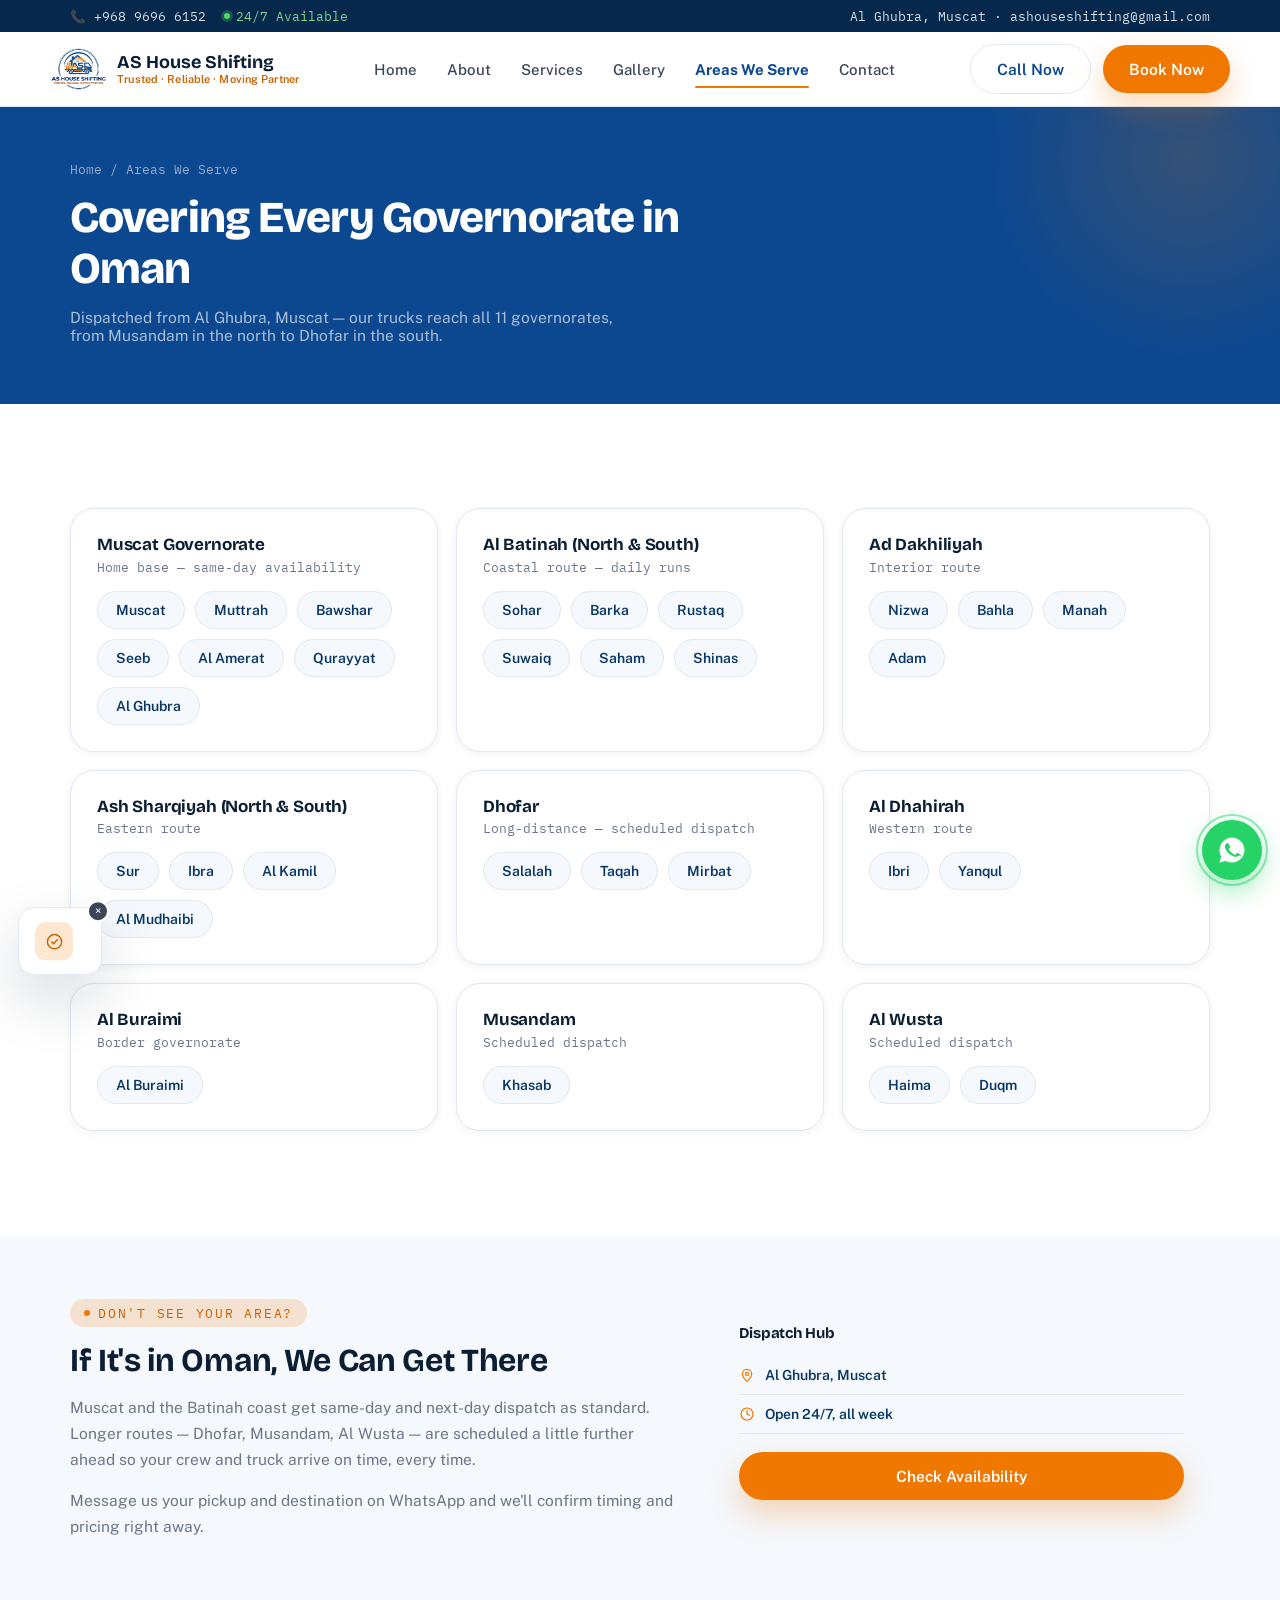
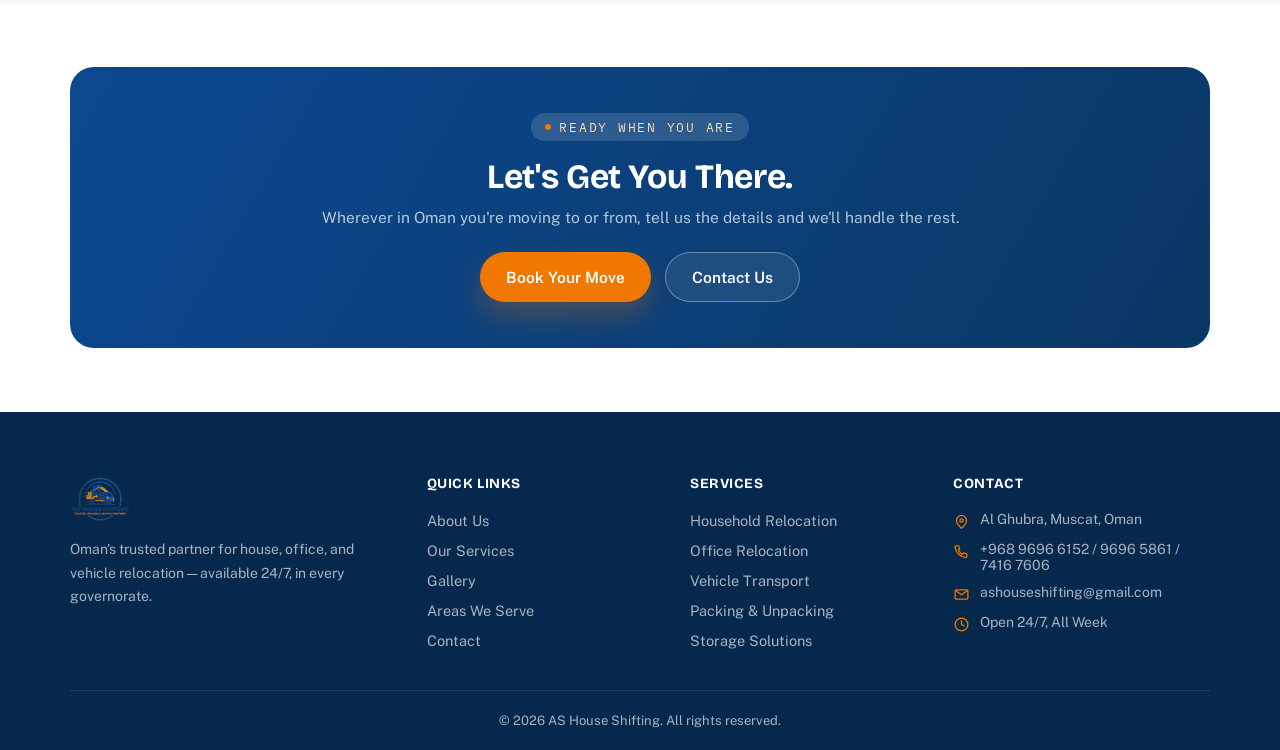
<file: areas-we-serve.html>
<!DOCTYPE html>
<html lang="en">
<head>
<meta charset="UTF-8">
<meta name="viewport" content="width=device-width, initial-scale=1.0">
<title>Areas We Serve | AS House Shifting — All of Oman</title>
<meta name="description" content="AS House Shifting covers every governorate in Oman — Muscat, Dhofar, Al Batinah, Ad Dakhiliyah, Ash Sharqiyah, Musandam, Al Buraimi, Al Dhahirah and Al Wusta.">
<meta name="theme-color" content="#0C4890">
<link rel="icon" type="image/png" sizes="32x32" href="favicon-32x32.png">
<link rel="icon" type="image/png" sizes="16x16" href="favicon-16x16.png">
<link rel="apple-touch-icon" href="apple-touch-icon.png">
<link rel="manifest" href="site.webmanifest">
<meta property="og:title" content="Areas We Serve | AS House Shifting">
<meta property="og:description" content="Covering every governorate in Oman.">
<meta property="og:image" content="android-chrome-512x512.png">
<meta property="og:type" content="website">
<link rel="preconnect" href="https://fonts.googleapis.com">
<link rel="preconnect" href="https://fonts.gstatic.com" crossorigin>
<link href="https://fonts.googleapis.com/css2?family=IBM+Plex+Mono:wght@400;500;600&family=Public+Sans:wght@400;500;600;700&family=Bricolage+Grotesque:wght@600;700;800&display=swap" rel="stylesheet">
<link rel="stylesheet" href="style.css">
<style>
.region-card{background:var(--white);border:1px solid var(--line);border-radius:var(--radius-lg);padding:26px;box-shadow:var(--shadow-sm);}
.region-card h3{font-size:17px;margin-bottom:4px;}
.region-card .region-note{font-size:12.5px;color:var(--slate-soft);margin-bottom:16px;font-family:var(--font-mono);}
.region-grid{display:grid;grid-template-columns:1fr;gap:18px;}
@media (min-width:720px){.region-grid{grid-template-columns:repeat(2,1fr);}}
@media (min-width:1020px){.region-grid{grid-template-columns:repeat(3,1fr);}}
</style>
</head>
<body>

<div class="topbar">
  <div class="container">
    <div class="topbar-left">
      <a href="tel:+96896966152">📞 +968 9696 6152</a>
      <span class="topbar-badge">24/7 Available</span>
    </div>
    <div class="topbar-hide-mobile">
      <span>Al Ghubra, Muscat · ashouseshifting@gmail.com</span>
    </div>
  </div>
</div>

<header class="site-header">
  <div class="container nav-row">
    <a href="index.html" class="brand">
      <img src="logo.png" alt="AS House Shifting">
      <span class="brand-word">AS House Shifting<span>Trusted · Reliable · Moving Partner</span></span>
    </a>
    <nav class="main-nav">
      <ul>
        <li><a href="index.html">Home</a></li>
        <li><a href="about.html">About</a></li>
        <li class="has-dropdown">
          <a href="services.html">Services</a>
          <div class="dropdown">
            <a href="service-household-relocation.html">Household &amp; Villa Relocation</a>
            <a href="service-office-relocation.html">Office &amp; Commercial Relocation</a>
            <a href="service-vehicle-transport.html">Vehicle &amp; Car Transport</a>
            <a href="service-packing-unpacking.html">Packing &amp; Unpacking</a>
            <a href="service-storage-solutions.html">Storage Solutions</a>
            <a href="service-furniture-assembly.html">Furniture Dismantling &amp; Assembly</a>
          </div>
        </li>
        <li><a href="gallery.html">Gallery</a></li>
        <li><a href="areas-we-serve.html">Areas We Serve</a></li>
        <li><a href="contact.html">Contact</a></li>
      </ul>
    </nav>
    <div class="nav-cta">
      <a href="tel:+96896966152" class="btn btn-ghost">Call Now</a>
      <button class="btn btn-primary" data-open-book>Book Now</button>
    </div>
    <button class="nav-toggle" aria-label="Menu"><span></span><span></span><span></span></button>
  </div>
</header>

<div class="mobile-nav">
  <ul>
    <li><a href="index.html">Home</a></li>
    <li><a href="about.html">About</a></li>
    <li><a href="services.html">Services</a></li>
    <ul class="sub-list">
      <li><a href="service-household-relocation.html">Household &amp; Villa Relocation</a></li>
      <li><a href="service-office-relocation.html">Office &amp; Commercial Relocation</a></li>
      <li><a href="service-vehicle-transport.html">Vehicle &amp; Car Transport</a></li>
      <li><a href="service-packing-unpacking.html">Packing &amp; Unpacking</a></li>
      <li><a href="service-storage-solutions.html">Storage Solutions</a></li>
      <li><a href="service-furniture-assembly.html">Furniture Dismantling &amp; Assembly</a></li>
    </ul>
    <li><a href="gallery.html">Gallery</a></li>
    <li><a href="areas-we-serve.html">Areas We Serve</a></li>
    <li><a href="contact.html">Contact</a></li>
  </ul>
  <div class="mobile-nav-cta">
    <a href="tel:+96896966152" class="btn btn-ghost btn-block">Call Now</a>
    <button class="btn btn-primary btn-block" data-open-book>Book Now</button>
  </div>
</div>

<section class="page-hero">
  <div class="container">
    <div class="breadcrumb"><a href="index.html">Home</a> / <span>Areas We Serve</span></div>
    <h1>Covering Every Governorate in Oman</h1>
    <p>Dispatched from Al Ghubra, Muscat — our trucks reach all 11 governorates, from Musandam in the north to Dhofar in the south.</p>
  </div>
</section>

<section class="section">
  <div class="container">
    <div class="region-grid">

      <div class="region-card reveal">
        <h3>Muscat Governorate</h3>
        <div class="region-note">Home base — same-day availability</div>
        <div class="area-chip-grid">
          <span class="area-chip">Muscat</span>
          <span class="area-chip">Muttrah</span>
          <span class="area-chip">Bawshar</span>
          <span class="area-chip">Seeb</span>
          <span class="area-chip">Al Amerat</span>
          <span class="area-chip">Qurayyat</span>
          <span class="area-chip">Al Ghubra</span>
        </div>
      </div>

      <div class="region-card reveal">
        <h3>Al Batinah (North &amp; South)</h3>
        <div class="region-note">Coastal route — daily runs</div>
        <div class="area-chip-grid">
          <span class="area-chip">Sohar</span>
          <span class="area-chip">Barka</span>
          <span class="area-chip">Rustaq</span>
          <span class="area-chip">Suwaiq</span>
          <span class="area-chip">Saham</span>
          <span class="area-chip">Shinas</span>
        </div>
      </div>

      <div class="region-card reveal">
        <h3>Ad Dakhiliyah</h3>
        <div class="region-note">Interior route</div>
        <div class="area-chip-grid">
          <span class="area-chip">Nizwa</span>
          <span class="area-chip">Bahla</span>
          <span class="area-chip">Manah</span>
          <span class="area-chip">Adam</span>
        </div>
      </div>

      <div class="region-card reveal">
        <h3>Ash Sharqiyah (North &amp; South)</h3>
        <div class="region-note">Eastern route</div>
        <div class="area-chip-grid">
          <span class="area-chip">Sur</span>
          <span class="area-chip">Ibra</span>
          <span class="area-chip">Al Kamil</span>
          <span class="area-chip">Al Mudhaibi</span>
        </div>
      </div>

      <div class="region-card reveal">
        <h3>Dhofar</h3>
        <div class="region-note">Long-distance — scheduled dispatch</div>
        <div class="area-chip-grid">
          <span class="area-chip">Salalah</span>
          <span class="area-chip">Taqah</span>
          <span class="area-chip">Mirbat</span>
        </div>
      </div>

      <div class="region-card reveal">
        <h3>Al Dhahirah</h3>
        <div class="region-note">Western route</div>
        <div class="area-chip-grid">
          <span class="area-chip">Ibri</span>
          <span class="area-chip">Yanqul</span>
        </div>
      </div>

      <div class="region-card reveal">
        <h3>Al Buraimi</h3>
        <div class="region-note">Border governorate</div>
        <div class="area-chip-grid">
          <span class="area-chip">Al Buraimi</span>
        </div>
      </div>

      <div class="region-card reveal">
        <h3>Musandam</h3>
        <div class="region-note">Scheduled dispatch</div>
        <div class="area-chip-grid">
          <span class="area-chip">Khasab</span>
        </div>
      </div>

      <div class="region-card reveal">
        <h3>Al Wusta</h3>
        <div class="region-note">Scheduled dispatch</div>
        <div class="area-chip-grid">
          <span class="area-chip">Haima</span>
          <span class="area-chip">Duqm</span>
        </div>
      </div>

    </div>
  </div>
</section>

<section class="section-tight" style="background:var(--cloud);">
  <div class="container">
    <div class="two-col">
      <div>
        <span class="eyebrow">Don't See Your Area?</span>
        <h2 style="font-size:clamp(24px,3.5vw,32px);">If It's in Oman, We Can Get There</h2>
        <p style="margin-top:14px; color:var(--slate-soft); font-size:15.5px; line-height:1.7;">Muscat and the Batinah coast get same-day and next-day dispatch as standard. Longer routes — Dhofar, Musandam, Al Wusta — are scheduled a little further ahead so your crew and truck arrive on time, every time.</p>
        <p style="margin-top:14px; color:var(--slate-soft); font-size:15.5px; line-height:1.7;">Message us your pickup and destination on WhatsApp and we'll confirm timing and pricing right away.</p>
      </div>
      <div class="side-card">
        <h4>Dispatch Hub</h4>
        <div class="mini-service"><svg viewBox="0 0 24 24" fill="none" stroke="currentColor" stroke-width="1.8" stroke-linecap="round" stroke-linejoin="round"><path d="M19 10.5c0 5-7 11-7 11s-7-6-7-11a7 7 0 0 1 14 0Z"/><circle cx="12" cy="10.5" r="2.3"/></svg>Al Ghubra, Muscat</div>
        <div class="mini-service"><svg viewBox="0 0 24 24" fill="none" stroke="currentColor" stroke-width="1.8" stroke-linecap="round" stroke-linejoin="round"><circle cx="12" cy="12" r="9"/><path d="M12 7v5l3.5 2"/></svg>Open 24/7, all week</div>
        <div style="margin-top:18px;">
          <button class="btn btn-primary btn-block" data-open-book>Check Availability</button>
        </div>
      </div>
    </div>
  </div>
</section>

<section class="section-tight">
  <div class="container">
    <div class="cta-band reveal">
      <span class="eyebrow" style="background:rgba(255,255,255,0.14); color:#FFD9AD;">Ready When You Are</span>
      <h2>Let's Get You There.</h2>
      <p>Wherever in Oman you're moving to or from, tell us the details and we'll handle the rest.</p>
      <div class="cta-actions">
        <button class="btn btn-primary" data-open-book>Book Your Move</button>
        <a href="contact.html" class="btn btn-ghost-light">Contact Us</a>
      </div>
    </div>
  </div>
</section>

<footer class="site-footer">
  <div class="container">
    <div class="footer-grid">
      <div class="footer-brand">
        <img src="logo.png" alt="AS House Shifting">
        <p>Oman's trusted partner for house, office, and vehicle relocation — available 24/7, in every governorate.</p>
      </div>
      <div class="footer-col">
        <h5>Quick Links</h5>
        <ul>
          <li><a href="about.html">About Us</a></li>
          <li><a href="services.html">Our Services</a></li>
          <li><a href="gallery.html">Gallery</a></li>
          <li><a href="areas-we-serve.html">Areas We Serve</a></li>
          <li><a href="contact.html">Contact</a></li>
        </ul>
      </div>
      <div class="footer-col">
        <h5>Services</h5>
        <ul>
          <li><a href="service-household-relocation.html">Household Relocation</a></li>
          <li><a href="service-office-relocation.html">Office Relocation</a></li>
          <li><a href="service-vehicle-transport.html">Vehicle Transport</a></li>
          <li><a href="service-packing-unpacking.html">Packing &amp; Unpacking</a></li>
          <li><a href="service-storage-solutions.html">Storage Solutions</a></li>
        </ul>
      </div>
      <div class="footer-col">
        <h5>Contact</h5>
        <ul class="footer-contact">
          <li><svg viewBox="0 0 24 24" fill="none" stroke="currentColor" stroke-width="1.8" stroke-linecap="round" stroke-linejoin="round"><path d="M19 10.5c0 5-7 11-7 11s-7-6-7-11a7 7 0 0 1 14 0Z"/><circle cx="12" cy="10.5" r="2.3"/></svg> Al Ghubra, Muscat, Oman</li>
          <li><svg viewBox="0 0 24 24" fill="none" stroke="currentColor" stroke-width="1.8" stroke-linecap="round" stroke-linejoin="round"><path d="M4.5 4h3.5l1.5 4.5-2 1.5a12 12 0 0 0 6 6l1.5-2 4.5 1.5v3.5a1.5 1.5 0 0 1-1.6 1.5A16.5 16.5 0 0 1 3 6.1 1.5 1.5 0 0 1 4.5 4Z"/></svg> +968 9696 6152 / 9696 5861 / 7416 7606</li>
          <li><svg viewBox="0 0 24 24" fill="none" stroke="currentColor" stroke-width="1.8" stroke-linecap="round" stroke-linejoin="round"><rect x="3" y="5.5" width="18" height="13" rx="2"/><path d="m3.5 6.5 8.5 6 8.5-6"/></svg> ashouseshifting@gmail.com</li>
          <li><svg viewBox="0 0 24 24" fill="none" stroke="currentColor" stroke-width="1.8" stroke-linecap="round" stroke-linejoin="round"><circle cx="12" cy="12" r="9"/><path d="M12 7v5l3.5 2"/></svg> Open 24/7, All Week</li>
        </ul>
      </div>
    </div>
    <div class="footer-bottom">© <span id="year"></span> AS House Shifting. All rights reserved.</div>
  </div>
</footer>

<div class="wa-fab" id="waFab">
  <div class="wa-options">
    <a class="wa-option" href="https://wa.me/96896966152" target="_blank" rel="noopener"><svg viewBox="0 0 24 24" fill="currentColor"><path d="M12 2C6.5 2 2 6.5 2 12c0 1.8.5 3.6 1.4 5.1L2 22l5.1-1.3A10 10 0 0 0 12 22c5.5 0 10-4.5 10-10S17.5 2 12 2Z"/></svg> +968 9696 6152</a>
    <a class="wa-option" href="https://wa.me/96896965861" target="_blank" rel="noopener"><svg viewBox="0 0 24 24" fill="currentColor"><path d="M12 2C6.5 2 2 6.5 2 12c0 1.8.5 3.6 1.4 5.1L2 22l5.1-1.3A10 10 0 0 0 12 22c5.5 0 10-4.5 10-10S17.5 2 12 2Z"/></svg> +968 9696 5861</a>
    <a class="wa-option" href="https://wa.me/96874167606" target="_blank" rel="noopener"><svg viewBox="0 0 24 24" fill="currentColor"><path d="M12 2C6.5 2 2 6.5 2 12c0 1.8.5 3.6 1.4 5.1L2 22l5.1-1.3A10 10 0 0 0 12 22c5.5 0 10-4.5 10-10S17.5 2 12 2Z"/></svg> +968 7416 7606</a>
  </div>
  <button class="wa-fab-main" aria-label="Chat on WhatsApp">
    <svg viewBox="0 0 24 24" fill="currentColor"><path d="M12 2C6.5 2 2 6.5 2 12c0 1.8.5 3.6 1.4 5.1L2 22l5.1-1.3A10 10 0 0 0 12 22c5.5 0 10-4.5 10-10S17.5 2 12 2Zm5.6 14.2c-.2.6-1.3 1.2-1.8 1.2-.5.1-1 .1-1.7-.1-.4-.1-1-.3-1.7-.6-2.9-1.3-4.8-4.2-4.9-4.4-.1-.2-1.2-1.6-1.2-3s.7-2.1 1-2.4c.3-.3.6-.4.8-.4h.6c.2 0 .5 0 .7.5.3.6.9 2.1 1 2.2.1.2.1.4 0 .6-.1.2-.2.3-.3.5-.2.2-.3.3-.5.5-.2.2-.4.4-.2.7.2.3.9 1.5 2 2.4 1.4 1.2 2.5 1.6 2.9 1.8.3.1.5.1.6-.1.2-.2.7-.8.9-1.1.2-.3.4-.2.6-.1.2.1 1.6.8 1.9.9.3.2.5.2.6.4.1.2.1.9-.1 1.4Z"/></svg>
  </button>
</div>

<div class="booking-toast" id="bookingToast">
  <button class="close-toast" aria-label="Dismiss">×</button>
  <div class="pip"><svg viewBox="0 0 24 24" fill="none" stroke="currentColor" stroke-width="1.8" stroke-linecap="round" stroke-linejoin="round"><circle cx="12" cy="12" r="9"/><path d="m8.5 12.3 2.3 2.3 4.7-5"/></svg></div>
  <div class="txt"><span class="js-toast-text"></span><span class="time js-toast-time"></span></div>
</div>

<div class="modal-overlay" id="bookModal">
  <div class="modal-card">
    <button class="modal-close" aria-label="Close">×</button>
    <h3 class="modal-title">How Would You Like to Book?</h3>
    <p class="modal-sub">Choose whichever is easier — we reply fast either way.</p>
    <div class="book-choice">
      <button class="book-choice-btn" data-choice="whatsapp">
        <span class="ic" style="background:rgba(37,211,102,0.12);"><svg viewBox="0 0 24 24" fill="#25D366"><path d="M12 2C6.5 2 2 6.5 2 12c0 1.8.5 3.6 1.4 5.1L2 22l5.1-1.3A10 10 0 0 0 12 22c5.5 0 10-4.5 10-10S17.5 2 12 2Z"/></svg></span>
        <span><b>Chat on WhatsApp</b><span>Message our team directly, any of our 3 lines</span></span>
      </button>
      <div class="wa-number-list">
        <a href="https://wa.me/96896966152" target="_blank" rel="noopener">+968 9696 6152 →</a>
        <a href="https://wa.me/96896965861" target="_blank" rel="noopener">+968 9696 5861 →</a>
        <a href="https://wa.me/96874167606" target="_blank" rel="noopener">+968 7416 7606 →</a>
      </div>
      <button class="book-choice-btn" data-choice="form">
        <span class="ic" style="background:var(--orange-glow);"><svg viewBox="0 0 24 24" fill="none" stroke="var(--orange-deep)" stroke-width="1.8" stroke-linecap="round" stroke-linejoin="round"><path d="M21 3 3 10.5l7 2.5 2.5 7L21 3Z"/></svg></span>
        <span><b>Fill the Quote Form</b><span>Send your move details, we'll reply by phone or WhatsApp</span></span>
      </button>
    </div>
  </div>
</div>

<script src="main.js"></script>
<script>document.getElementById('year').textContent = new Date().getFullYear();</script>
</body>
</html>
</file>
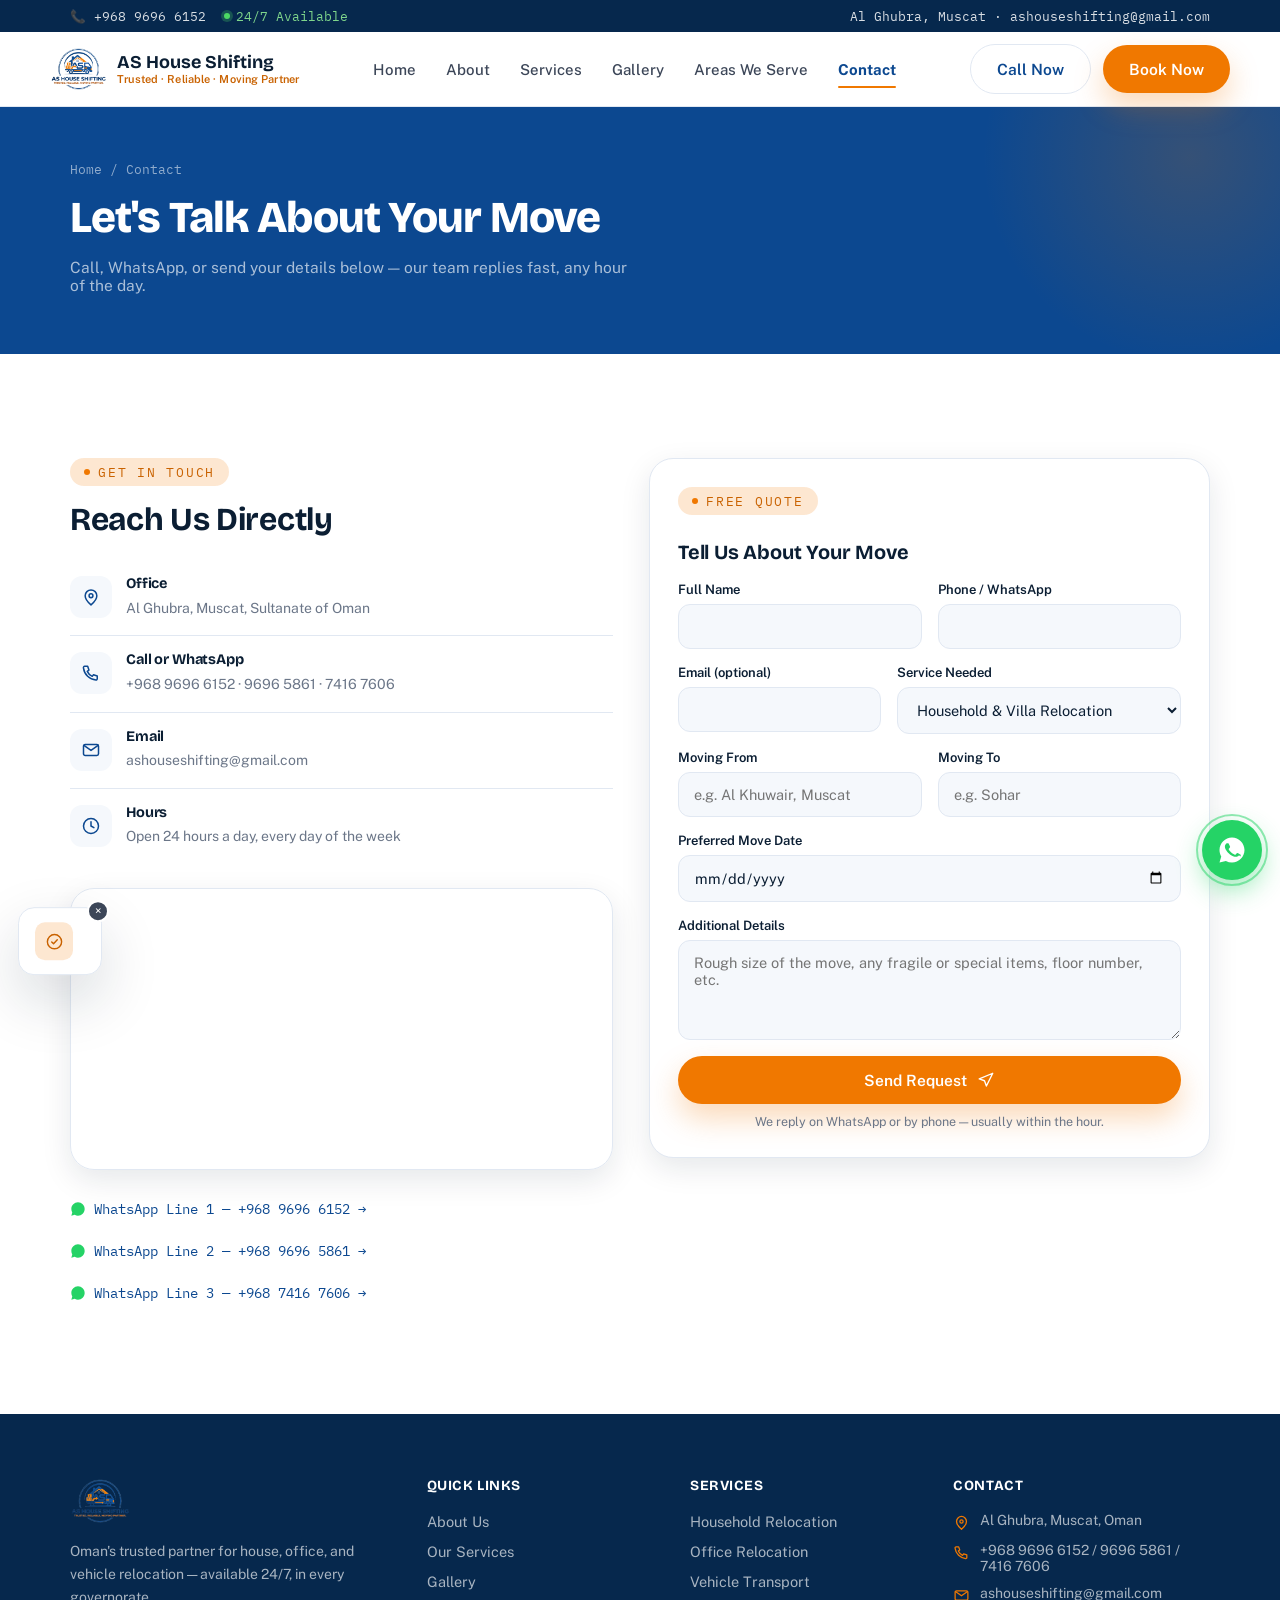
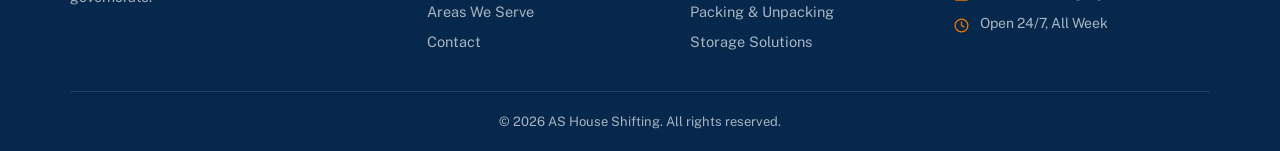
<file: contact.html>
<!DOCTYPE html>
<html lang="en">
<head>
<meta charset="UTF-8">
<meta name="viewport" content="width=device-width, initial-scale=1.0">
<title>Contact Us | AS House Shifting Oman</title>
<meta name="description" content="Get a free moving quote from AS House Shifting — call, WhatsApp, or send your move details. Based in Al Ghubra, Muscat. Available 24/7 across Oman.">
<meta name="theme-color" content="#0C4890">
<link rel="icon" type="image/png" sizes="32x32" href="favicon-32x32.png">
<link rel="icon" type="image/png" sizes="16x16" href="favicon-16x16.png">
<link rel="apple-touch-icon" href="apple-touch-icon.png">
<link rel="manifest" href="site.webmanifest">
<meta property="og:title" content="Contact Us | AS House Shifting">
<meta property="og:description" content="Get a free moving quote — available 24/7 across Oman.">
<meta property="og:image" content="android-chrome-512x512.png">
<meta property="og:type" content="website">
<link rel="preconnect" href="https://fonts.googleapis.com">
<link rel="preconnect" href="https://fonts.gstatic.com" crossorigin>
<link href="https://fonts.googleapis.com/css2?family=IBM+Plex+Mono:wght@400;500;600&family=Public+Sans:wght@400;500;600;700&family=Bricolage+Grotesque:wght@600;700;800&display=swap" rel="stylesheet">
<link rel="stylesheet" href="style.css">
<style>
.contact-card{display:flex;gap:14px;align-items:flex-start;padding:16px 0;border-bottom:1px solid var(--line);}
.contact-card:last-child{border-bottom:none;}
.contact-card .ic{width:42px;height:42px;border-radius:12px;background:var(--cloud);display:flex;align-items:center;justify-content:center;flex-shrink:0;}
.contact-card .ic svg{width:20px;height:20px;color:var(--navy);}
.contact-card h4{font-size:14.5px;margin-bottom:4px;}
.contact-card p, .contact-card a{font-size:14px;color:var(--slate-soft);line-height:1.6;}
.contact-card a:hover{color:var(--navy);}
.map-frame{border-radius:var(--radius-lg);overflow:hidden;box-shadow:var(--shadow-md);border:1px solid var(--line);}
.map-frame iframe{width:100%;height:280px;border:0;display:block;}
</style>
</head>
<body>

<div class="topbar">
  <div class="container">
    <div class="topbar-left">
      <a href="tel:+96896966152">📞 +968 9696 6152</a>
      <span class="topbar-badge">24/7 Available</span>
    </div>
    <div class="topbar-hide-mobile">
      <span>Al Ghubra, Muscat · ashouseshifting@gmail.com</span>
    </div>
  </div>
</div>

<header class="site-header">
  <div class="container nav-row">
    <a href="index.html" class="brand">
      <img src="logo.png" alt="AS House Shifting">
      <span class="brand-word">AS House Shifting<span>Trusted · Reliable · Moving Partner</span></span>
    </a>
    <nav class="main-nav">
      <ul>
        <li><a href="index.html">Home</a></li>
        <li><a href="about.html">About</a></li>
        <li class="has-dropdown">
          <a href="services.html">Services</a>
          <div class="dropdown">
            <a href="service-household-relocation.html">Household &amp; Villa Relocation</a>
            <a href="service-office-relocation.html">Office &amp; Commercial Relocation</a>
            <a href="service-vehicle-transport.html">Vehicle &amp; Car Transport</a>
            <a href="service-packing-unpacking.html">Packing &amp; Unpacking</a>
            <a href="service-storage-solutions.html">Storage Solutions</a>
            <a href="service-furniture-assembly.html">Furniture Dismantling &amp; Assembly</a>
          </div>
        </li>
        <li><a href="gallery.html">Gallery</a></li>
        <li><a href="areas-we-serve.html">Areas We Serve</a></li>
        <li><a href="contact.html">Contact</a></li>
      </ul>
    </nav>
    <div class="nav-cta">
      <a href="tel:+96896966152" class="btn btn-ghost">Call Now</a>
      <button class="btn btn-primary" data-open-book>Book Now</button>
    </div>
    <button class="nav-toggle" aria-label="Menu"><span></span><span></span><span></span></button>
  </div>
</header>

<div class="mobile-nav">
  <ul>
    <li><a href="index.html">Home</a></li>
    <li><a href="about.html">About</a></li>
    <li><a href="services.html">Services</a></li>
    <ul class="sub-list">
      <li><a href="service-household-relocation.html">Household &amp; Villa Relocation</a></li>
      <li><a href="service-office-relocation.html">Office &amp; Commercial Relocation</a></li>
      <li><a href="service-vehicle-transport.html">Vehicle &amp; Car Transport</a></li>
      <li><a href="service-packing-unpacking.html">Packing &amp; Unpacking</a></li>
      <li><a href="service-storage-solutions.html">Storage Solutions</a></li>
      <li><a href="service-furniture-assembly.html">Furniture Dismantling &amp; Assembly</a></li>
    </ul>
    <li><a href="gallery.html">Gallery</a></li>
    <li><a href="areas-we-serve.html">Areas We Serve</a></li>
    <li><a href="contact.html">Contact</a></li>
  </ul>
  <div class="mobile-nav-cta">
    <a href="tel:+96896966152" class="btn btn-ghost btn-block">Call Now</a>
    <button class="btn btn-primary btn-block" data-open-book>Book Now</button>
  </div>
</div>

<section class="page-hero">
  <div class="container">
    <div class="breadcrumb"><a href="index.html">Home</a> / <span>Contact</span></div>
    <h1>Let's Talk About Your Move</h1>
    <p>Call, WhatsApp, or send your details below — our team replies fast, any hour of the day.</p>
  </div>
</section>

<section class="section">
  <div class="container">
    <div class="two-col">

      <div>
        <span class="eyebrow">Get In Touch</span>
        <h2 style="font-size:clamp(24px,3.5vw,32px);">Reach Us Directly</h2>

        <div style="margin-top:22px;">
          <div class="contact-card">
            <span class="ic"><svg viewBox="0 0 24 24" fill="none" stroke="currentColor" stroke-width="1.8" stroke-linecap="round" stroke-linejoin="round"><path d="M19 10.5c0 5-7 11-7 11s-7-6-7-11a7 7 0 0 1 14 0Z"/><circle cx="12" cy="10.5" r="2.3"/></svg></span>
            <div><h4>Office</h4><p>Al Ghubra, Muscat, Sultanate of Oman</p></div>
          </div>
          <div class="contact-card">
            <span class="ic"><svg viewBox="0 0 24 24" fill="none" stroke="currentColor" stroke-width="1.8" stroke-linecap="round" stroke-linejoin="round"><path d="M4.5 4h3.5l1.5 4.5-2 1.5a12 12 0 0 0 6 6l1.5-2 4.5 1.5v3.5a1.5 1.5 0 0 1-1.6 1.5A16.5 16.5 0 0 1 3 6.1 1.5 1.5 0 0 1 4.5 4Z"/></svg></span>
            <div><h4>Call or WhatsApp</h4>
              <p><a href="tel:+96896966152">+968 9696 6152</a> · <a href="tel:+96896965861">9696 5861</a> · <a href="tel:+96874167606">7416 7606</a></p>
            </div>
          </div>
          <div class="contact-card">
            <span class="ic"><svg viewBox="0 0 24 24" fill="none" stroke="currentColor" stroke-width="1.8" stroke-linecap="round" stroke-linejoin="round"><rect x="3" y="5.5" width="18" height="13" rx="2"/><path d="m3.5 6.5 8.5 6 8.5-6"/></svg></span>
            <div><h4>Email</h4><p><a href="mailto:ashouseshifting@gmail.com">ashouseshifting@gmail.com</a></p></div>
          </div>
          <div class="contact-card">
            <span class="ic"><svg viewBox="0 0 24 24" fill="none" stroke="currentColor" stroke-width="1.8" stroke-linecap="round" stroke-linejoin="round"><circle cx="12" cy="12" r="9"/><path d="M12 7v5l3.5 2"/></svg></span>
            <div><h4>Hours</h4><p>Open 24 hours a day, every day of the week</p></div>
          </div>
        </div>

        <div class="map-frame" style="margin-top:24px;">
          <iframe src="https://www.google.com/maps?q=Al+Ghubra,+Muscat,+Oman&output=embed" loading="lazy" referrerpolicy="no-referrer-when-downgrade" title="AS House Shifting office location — Al Ghubra, Muscat"></iframe>
        </div>

        <div class="wa-number-list show" style="padding-left:0; margin-top:22px;">
          <a href="https://wa.me/96896966152" target="_blank" rel="noopener" style="display:flex;align-items:center;gap:8px;"><svg viewBox="0 0 24 24" width="16" height="16" fill="#25D366"><path d="M12 2C6.5 2 2 6.5 2 12c0 1.8.5 3.6 1.4 5.1L2 22l5.1-1.3A10 10 0 0 0 12 22c5.5 0 10-4.5 10-10S17.5 2 12 2Z"/></svg> WhatsApp Line 1 — +968 9696 6152 →</a>
          <a href="https://wa.me/96896965861" target="_blank" rel="noopener" style="display:flex;align-items:center;gap:8px;"><svg viewBox="0 0 24 24" width="16" height="16" fill="#25D366"><path d="M12 2C6.5 2 2 6.5 2 12c0 1.8.5 3.6 1.4 5.1L2 22l5.1-1.3A10 10 0 0 0 12 22c5.5 0 10-4.5 10-10S17.5 2 12 2Z"/></svg> WhatsApp Line 2 — +968 9696 5861 →</a>
          <a href="https://wa.me/96874167606" target="_blank" rel="noopener" style="display:flex;align-items:center;gap:8px;"><svg viewBox="0 0 24 24" width="16" height="16" fill="#25D366"><path d="M12 2C6.5 2 2 6.5 2 12c0 1.8.5 3.6 1.4 5.1L2 22l5.1-1.3A10 10 0 0 0 12 22c5.5 0 10-4.5 10-10S17.5 2 12 2Z"/></svg> WhatsApp Line 3 — +968 7416 7606 →</a>
        </div>
      </div>

      <div class="form-card" id="contactForm">
        <span class="eyebrow">Free Quote</span>
        <h3 style="font-size:20px; margin:10px 0 18px;">Tell Us About Your Move</h3>
        <form data-ajax-form action="https://formsubmit.co/ajax/ashouseshifting@gmail.com" method="POST">
          <input type="hidden" name="_subject" value="New Contact Form Submission — AS House Shifting Website">
          <input type="hidden" name="_template" value="table">
          <div class="form-row two">
            <div class="field"><label for="c-name">Full Name</label><input id="c-name" name="Name" type="text" required></div>
            <div class="field"><label for="c-phone">Phone / WhatsApp</label><input id="c-phone" name="Phone" type="tel" required></div>
          </div>
          <div class="form-row two">
            <div class="field"><label for="c-email">Email (optional)</label><input id="c-email" name="Email" type="email"></div>
            <div class="field"><label for="c-service">Service Needed</label>
              <select id="c-service" name="Service">
                <option>Household &amp; Villa Relocation</option>
                <option>Office &amp; Commercial Relocation</option>
                <option>Vehicle &amp; Car Transport</option>
                <option>Packing &amp; Unpacking</option>
                <option>Storage Solutions</option>
                <option>Furniture Dismantling &amp; Assembly</option>
                <option>Not sure yet</option>
              </select>
            </div>
          </div>
          <div class="form-row two">
            <div class="field"><label for="c-from">Moving From</label><input id="c-from" name="Moving From" type="text" placeholder="e.g. Al Khuwair, Muscat"></div>
            <div class="field"><label for="c-to">Moving To</label><input id="c-to" name="Moving To" type="text" placeholder="e.g. Sohar"></div>
          </div>
          <div class="field"><label for="c-date">Preferred Move Date</label><input id="c-date" name="Preferred Date" type="date"></div>
          <div class="field"><label for="c-msg">Additional Details</label><textarea id="c-msg" name="Message" placeholder="Rough size of the move, any fragile or special items, floor number, etc."></textarea></div>
          <button type="submit" class="btn btn-primary btn-block">
            Send Request
            <svg viewBox="0 0 24 24" fill="none" stroke="currentColor" stroke-width="1.8" stroke-linecap="round" stroke-linejoin="round"><path d="M21 3 3 10.5l7 2.5 2.5 7L21 3Z"/></svg>
          </button>
          <p class="form-note">We reply on WhatsApp or by phone — usually within the hour.</p>
        </form>
        <div class="form-success">
          <svg viewBox="0 0 24 24" fill="none" stroke="currentColor" stroke-width="1.8" stroke-linecap="round" stroke-linejoin="round"><circle cx="12" cy="12" r="10"/><path d="m8 12.5 2.5 2.5 5.5-6"/></svg>
          <h3 style="font-size:18px;">Request Sent</h3>
          <p style="margin-top:8px; color:var(--slate-soft); font-size:14px;">Thanks — our team will reach out shortly.</p>
        </div>
      </div>

    </div>
  </div>
</section>

<footer class="site-footer">
  <div class="container">
    <div class="footer-grid">
      <div class="footer-brand">
        <img src="logo.png" alt="AS House Shifting">
        <p>Oman's trusted partner for house, office, and vehicle relocation — available 24/7, in every governorate.</p>
      </div>
      <div class="footer-col">
        <h5>Quick Links</h5>
        <ul>
          <li><a href="about.html">About Us</a></li>
          <li><a href="services.html">Our Services</a></li>
          <li><a href="gallery.html">Gallery</a></li>
          <li><a href="areas-we-serve.html">Areas We Serve</a></li>
          <li><a href="contact.html">Contact</a></li>
        </ul>
      </div>
      <div class="footer-col">
        <h5>Services</h5>
        <ul>
          <li><a href="service-household-relocation.html">Household Relocation</a></li>
          <li><a href="service-office-relocation.html">Office Relocation</a></li>
          <li><a href="service-vehicle-transport.html">Vehicle Transport</a></li>
          <li><a href="service-packing-unpacking.html">Packing &amp; Unpacking</a></li>
          <li><a href="service-storage-solutions.html">Storage Solutions</a></li>
        </ul>
      </div>
      <div class="footer-col">
        <h5>Contact</h5>
        <ul class="footer-contact">
          <li><svg viewBox="0 0 24 24" fill="none" stroke="currentColor" stroke-width="1.8" stroke-linecap="round" stroke-linejoin="round"><path d="M19 10.5c0 5-7 11-7 11s-7-6-7-11a7 7 0 0 1 14 0Z"/><circle cx="12" cy="10.5" r="2.3"/></svg> Al Ghubra, Muscat, Oman</li>
          <li><svg viewBox="0 0 24 24" fill="none" stroke="currentColor" stroke-width="1.8" stroke-linecap="round" stroke-linejoin="round"><path d="M4.5 4h3.5l1.5 4.5-2 1.5a12 12 0 0 0 6 6l1.5-2 4.5 1.5v3.5a1.5 1.5 0 0 1-1.6 1.5A16.5 16.5 0 0 1 3 6.1 1.5 1.5 0 0 1 4.5 4Z"/></svg> +968 9696 6152 / 9696 5861 / 7416 7606</li>
          <li><svg viewBox="0 0 24 24" fill="none" stroke="currentColor" stroke-width="1.8" stroke-linecap="round" stroke-linejoin="round"><rect x="3" y="5.5" width="18" height="13" rx="2"/><path d="m3.5 6.5 8.5 6 8.5-6"/></svg> ashouseshifting@gmail.com</li>
          <li><svg viewBox="0 0 24 24" fill="none" stroke="currentColor" stroke-width="1.8" stroke-linecap="round" stroke-linejoin="round"><circle cx="12" cy="12" r="9"/><path d="M12 7v5l3.5 2"/></svg> Open 24/7, All Week</li>
        </ul>
      </div>
    </div>
    <div class="footer-bottom">© <span id="year"></span> AS House Shifting. All rights reserved.</div>
  </div>
</footer>

<div class="wa-fab" id="waFab">
  <div class="wa-options">
    <a class="wa-option" href="https://wa.me/96896966152" target="_blank" rel="noopener"><svg viewBox="0 0 24 24" fill="currentColor"><path d="M12 2C6.5 2 2 6.5 2 12c0 1.8.5 3.6 1.4 5.1L2 22l5.1-1.3A10 10 0 0 0 12 22c5.5 0 10-4.5 10-10S17.5 2 12 2Z"/></svg> +968 9696 6152</a>
    <a class="wa-option" href="https://wa.me/96896965861" target="_blank" rel="noopener"><svg viewBox="0 0 24 24" fill="currentColor"><path d="M12 2C6.5 2 2 6.5 2 12c0 1.8.5 3.6 1.4 5.1L2 22l5.1-1.3A10 10 0 0 0 12 22c5.5 0 10-4.5 10-10S17.5 2 12 2Z"/></svg> +968 9696 5861</a>
    <a class="wa-option" href="https://wa.me/96874167606" target="_blank" rel="noopener"><svg viewBox="0 0 24 24" fill="currentColor"><path d="M12 2C6.5 2 2 6.5 2 12c0 1.8.5 3.6 1.4 5.1L2 22l5.1-1.3A10 10 0 0 0 12 22c5.5 0 10-4.5 10-10S17.5 2 12 2Z"/></svg> +968 7416 7606</a>
  </div>
  <button class="wa-fab-main" aria-label="Chat on WhatsApp">
    <svg viewBox="0 0 24 24" fill="currentColor"><path d="M12 2C6.5 2 2 6.5 2 12c0 1.8.5 3.6 1.4 5.1L2 22l5.1-1.3A10 10 0 0 0 12 22c5.5 0 10-4.5 10-10S17.5 2 12 2Zm5.6 14.2c-.2.6-1.3 1.2-1.8 1.2-.5.1-1 .1-1.7-.1-.4-.1-1-.3-1.7-.6-2.9-1.3-4.8-4.2-4.9-4.4-.1-.2-1.2-1.6-1.2-3s.7-2.1 1-2.4c.3-.3.6-.4.8-.4h.6c.2 0 .5 0 .7.5.3.6.9 2.1 1 2.2.1.2.1.4 0 .6-.1.2-.2.3-.3.5-.2.2-.3.3-.5.5-.2.2-.4.4-.2.7.2.3.9 1.5 2 2.4 1.4 1.2 2.5 1.6 2.9 1.8.3.1.5.1.6-.1.2-.2.7-.8.9-1.1.2-.3.4-.2.6-.1.2.1 1.6.8 1.9.9.3.2.5.2.6.4.1.2.1.9-.1 1.4Z"/></svg>
  </button>
</div>

<div class="booking-toast" id="bookingToast">
  <button class="close-toast" aria-label="Dismiss">×</button>
  <div class="pip"><svg viewBox="0 0 24 24" fill="none" stroke="currentColor" stroke-width="1.8" stroke-linecap="round" stroke-linejoin="round"><circle cx="12" cy="12" r="9"/><path d="m8.5 12.3 2.3 2.3 4.7-5"/></svg></div>
  <div class="txt"><span class="js-toast-text"></span><span class="time js-toast-time"></span></div>
</div>

<div class="modal-overlay" id="bookModal">
  <div class="modal-card">
    <button class="modal-close" aria-label="Close">×</button>
    <h3 class="modal-title">How Would You Like to Book?</h3>
    <p class="modal-sub">Choose whichever is easier — we reply fast either way.</p>
    <div class="book-choice">
      <button class="book-choice-btn" data-choice="whatsapp">
        <span class="ic" style="background:rgba(37,211,102,0.12);"><svg viewBox="0 0 24 24" fill="#25D366"><path d="M12 2C6.5 2 2 6.5 2 12c0 1.8.5 3.6 1.4 5.1L2 22l5.1-1.3A10 10 0 0 0 12 22c5.5 0 10-4.5 10-10S17.5 2 12 2Z"/></svg></span>
        <span><b>Chat on WhatsApp</b><span>Message our team directly, any of our 3 lines</span></span>
      </button>
      <div class="wa-number-list">
        <a href="https://wa.me/96896966152" target="_blank" rel="noopener">+968 9696 6152 →</a>
        <a href="https://wa.me/96896965861" target="_blank" rel="noopener">+968 9696 5861 →</a>
        <a href="https://wa.me/96874167606" target="_blank" rel="noopener">+968 7416 7606 →</a>
      </div>
      <button class="book-choice-btn" data-choice="form">
        <span class="ic" style="background:var(--orange-glow);"><svg viewBox="0 0 24 24" fill="none" stroke="var(--orange-deep)" stroke-width="1.8" stroke-linecap="round" stroke-linejoin="round"><path d="M21 3 3 10.5l7 2.5 2.5 7L21 3Z"/></svg></span>
        <span><b>Fill the Quote Form</b><span>Send your move details, we'll reply by phone or WhatsApp</span></span>
      </button>
    </div>
  </div>
</div>

<script src="main.js"></script>
<script>document.getElementById('year').textContent = new Date().getFullYear();</script>
</body>
</html>
</file>
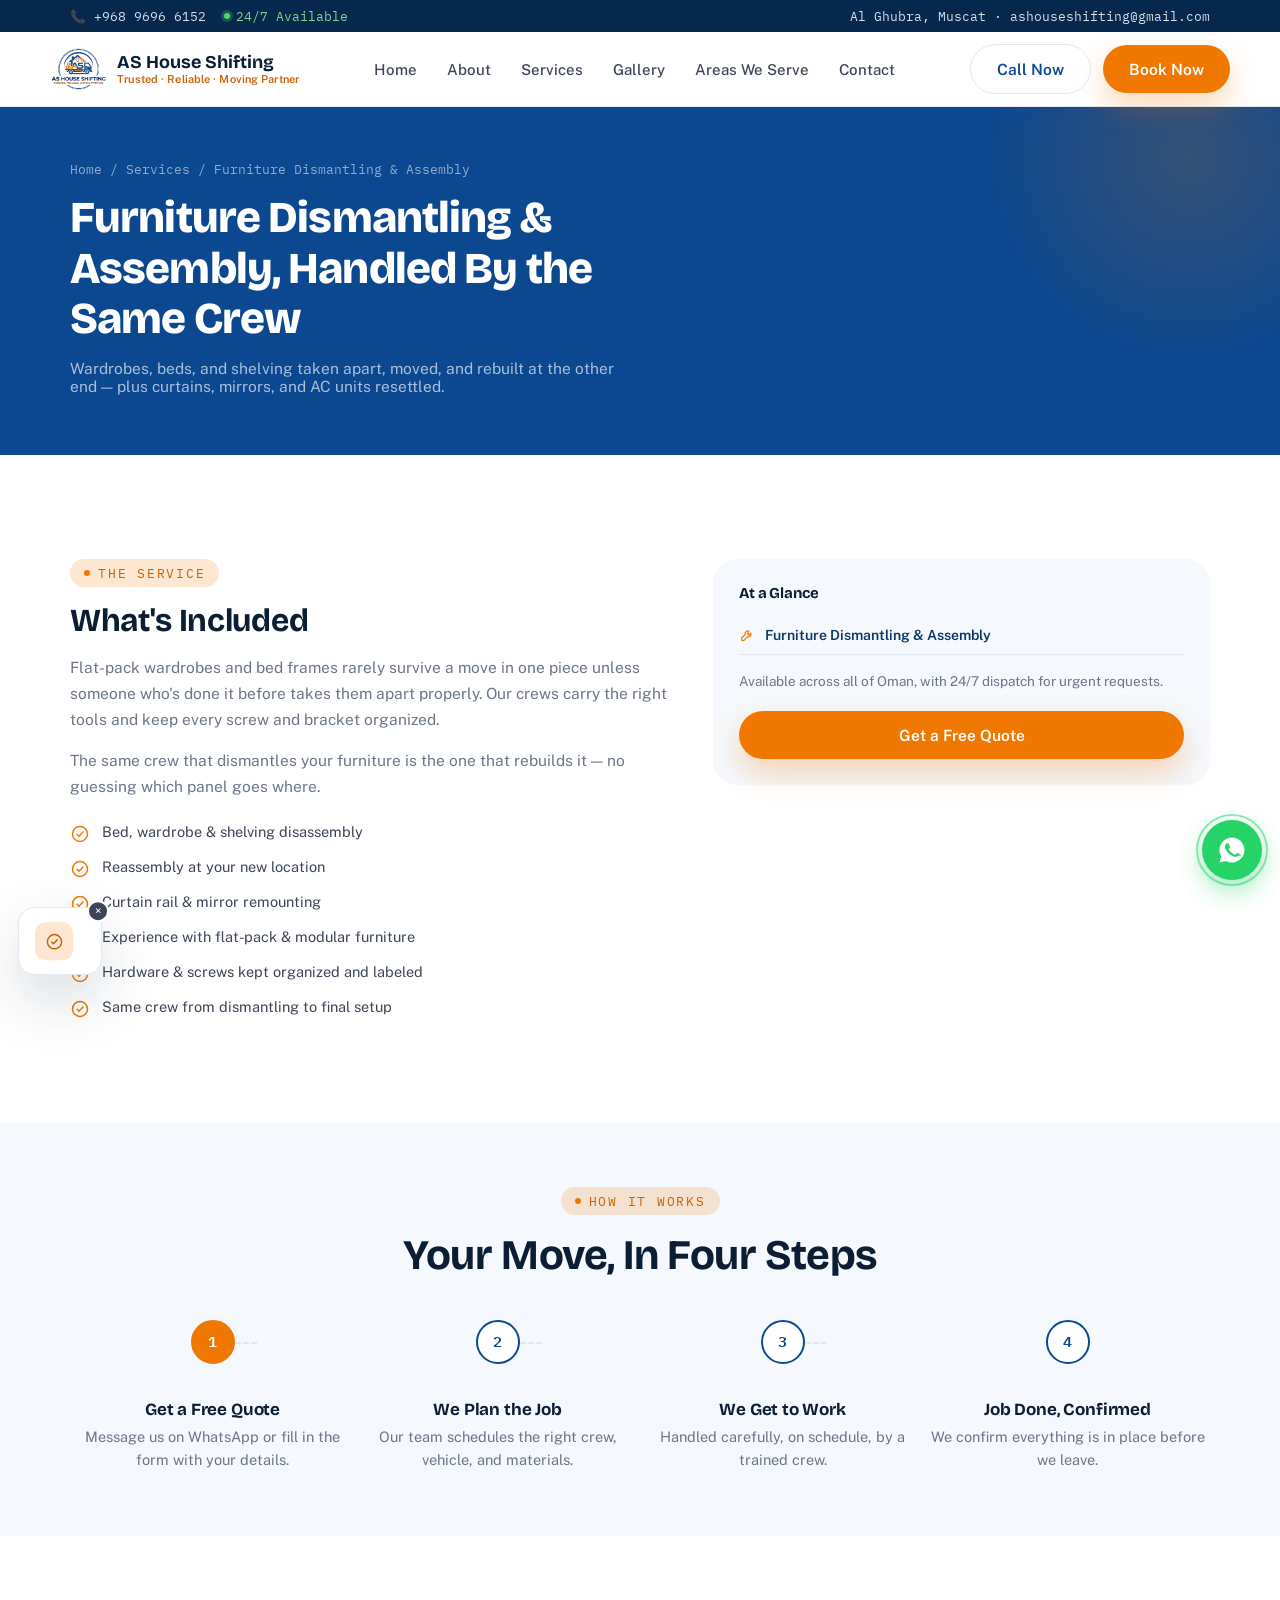
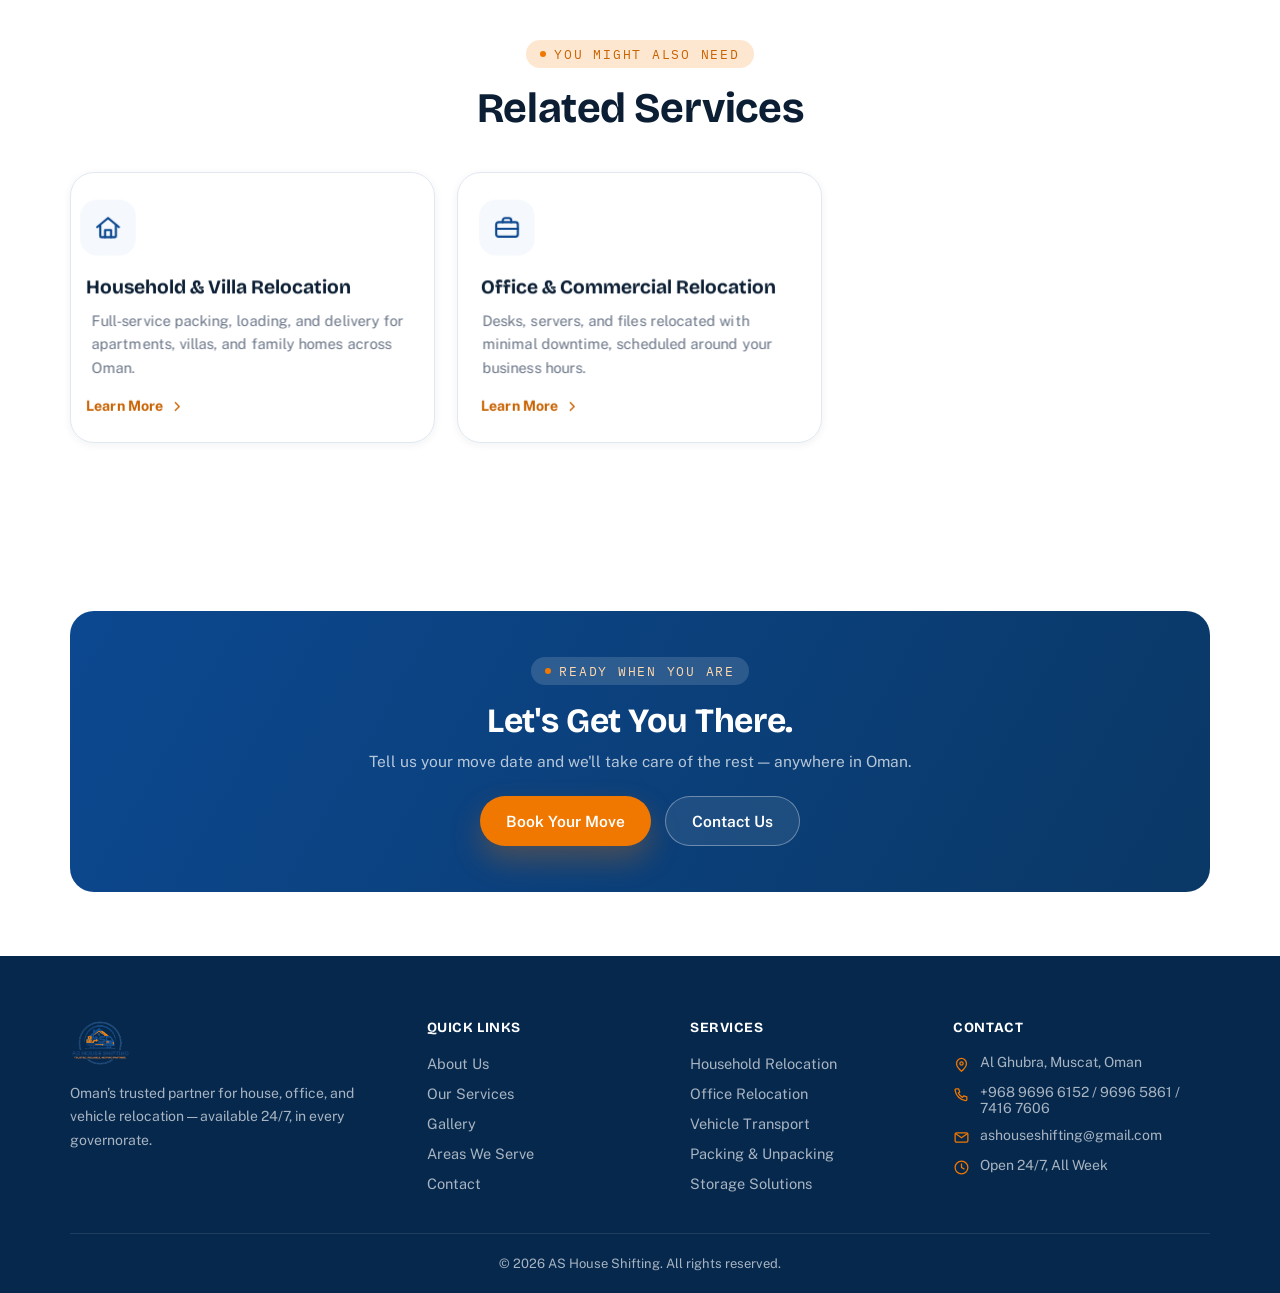
<file: service-furniture-assembly.html>
<!DOCTYPE html>
<html lang="en">
<head>
<meta charset="UTF-8">
<meta name="viewport" content="width=device-width, initial-scale=1.0">
<title>Furniture Dismantling &amp; Assembly | AS House Shifting Oman</title>
<meta name="description" content="Furniture dismantling and reassembly in Oman — beds, wardrobes, shelving, curtain rails and more, handled by the same crew start to finish.">
<meta name="theme-color" content="#0C4890">
<link rel="icon" type="image/png" sizes="32x32" href="favicon-32x32.png">
<link rel="icon" type="image/png" sizes="16x16" href="favicon-16x16.png">
<link rel="apple-touch-icon" href="apple-touch-icon.png">
<link rel="manifest" href="site.webmanifest">
<meta property="og:title" content="Furniture Dismantling &amp; Assembly | AS House Shifting Oman">
<meta property="og:description" content="Furniture dismantling and reassembly in Oman — beds, wardrobes, shelving, curtain rails and more, handled by the same crew start to finish.">
<meta property="og:image" content="android-chrome-512x512.png">
<meta property="og:type" content="website">
<link rel="preconnect" href="https://fonts.googleapis.com">
<link rel="preconnect" href="https://fonts.gstatic.com" crossorigin>
<link href="https://fonts.googleapis.com/css2?family=IBM+Plex+Mono:wght@400;500;600&family=Public+Sans:wght@400;500;600;700&family=Bricolage+Grotesque:wght@600;700;800&display=swap" rel="stylesheet">
<link rel="stylesheet" href="style.css">
</head>
<body>

<div class="topbar">
  <div class="container">
    <div class="topbar-left">
      <a href="tel:+96896966152">📞 +968 9696 6152</a>
      <span class="topbar-badge">24/7 Available</span>
    </div>
    <div class="topbar-hide-mobile">
      <span>Al Ghubra, Muscat · ashouseshifting@gmail.com</span>
    </div>
  </div>
</div>

<header class="site-header">
  <div class="container nav-row">
    <a href="index.html" class="brand">
      <img src="logo.png" alt="AS House Shifting">
      <span class="brand-word">AS House Shifting<span>Trusted · Reliable · Moving Partner</span></span>
    </a>
    <nav class="main-nav">
      <ul>
        <li><a href="index.html">Home</a></li>
        <li><a href="about.html">About</a></li>
        <li class="has-dropdown">
          <a href="services.html">Services</a>
          <div class="dropdown">
            <a href="service-household-relocation.html">Household &amp; Villa Relocation</a>
            <a href="service-office-relocation.html">Office &amp; Commercial Relocation</a>
            <a href="service-vehicle-transport.html">Vehicle &amp; Car Transport</a>
            <a href="service-packing-unpacking.html">Packing &amp; Unpacking</a>
            <a href="service-storage-solutions.html">Storage Solutions</a>
            <a href="service-furniture-assembly.html">Furniture Dismantling &amp; Assembly</a>
          </div>
        </li>
        <li><a href="gallery.html">Gallery</a></li>
        <li><a href="areas-we-serve.html">Areas We Serve</a></li>
        <li><a href="contact.html">Contact</a></li>
      </ul>
    </nav>
    <div class="nav-cta">
      <a href="tel:+96896966152" class="btn btn-ghost">Call Now</a>
      <button class="btn btn-primary" data-open-book>Book Now</button>
    </div>
    <button class="nav-toggle" aria-label="Menu"><span></span><span></span><span></span></button>
  </div>
</header>

<div class="mobile-nav">
  <ul>
    <li><a href="index.html">Home</a></li>
    <li><a href="about.html">About</a></li>
    <li><a href="services.html">Services</a></li>
    <ul class="sub-list">
      <li><a href="service-household-relocation.html">Household &amp; Villa Relocation</a></li>
      <li><a href="service-office-relocation.html">Office &amp; Commercial Relocation</a></li>
      <li><a href="service-vehicle-transport.html">Vehicle &amp; Car Transport</a></li>
      <li><a href="service-packing-unpacking.html">Packing &amp; Unpacking</a></li>
      <li><a href="service-storage-solutions.html">Storage Solutions</a></li>
      <li><a href="service-furniture-assembly.html">Furniture Dismantling &amp; Assembly</a></li>
    </ul>
    <li><a href="gallery.html">Gallery</a></li>
    <li><a href="areas-we-serve.html">Areas We Serve</a></li>
    <li><a href="contact.html">Contact</a></li>
  </ul>
  <div class="mobile-nav-cta">
    <a href="tel:+96896966152" class="btn btn-ghost btn-block">Call Now</a>
    <button class="btn btn-primary btn-block" data-open-book>Book Now</button>
  </div>
</div>

<section class="page-hero">
  <div class="container">
    <div class="breadcrumb"><a href="index.html">Home</a> / <a href="services.html">Services</a> / <span>Furniture Dismantling &amp; Assembly</span></div>
    <h1>Furniture Dismantling &amp; Assembly, Handled By the Same Crew</h1>
    <p>Wardrobes, beds, and shelving taken apart, moved, and rebuilt at the other end — plus curtains, mirrors, and AC units resettled.</p>
  </div>
</section>

<section class="section">
  <div class="container">
    <div class="two-col">
      <div>
        <span class="eyebrow">The Service</span>
        <h2 style="font-size:clamp(24px,3.5vw,32px);">What's Included</h2>
        <p style="margin-top:14px; color:var(--slate-soft); font-size:15.5px; line-height:1.7;">Flat-pack wardrobes and bed frames rarely survive a move in one piece unless someone who's done it before takes them apart properly. Our crews carry the right tools and keep every screw and bracket organized.</p>
        <p style="margin-top:14px; color:var(--slate-soft); font-size:15.5px; line-height:1.7;">The same crew that dismantles your furniture is the one that rebuilds it — no guessing which panel goes where.</p>
        <ul class="check-list" style="margin-top:24px;">
          <li><svg viewBox="0 0 24 24" fill="none" stroke="currentColor" stroke-width="1.8" stroke-linecap="round" stroke-linejoin="round"><circle cx="12" cy="12" r="9"/><path d="m8.5 12.3 2.3 2.3 4.7-5"/></svg>Bed, wardrobe &amp; shelving disassembly</li>
          <li><svg viewBox="0 0 24 24" fill="none" stroke="currentColor" stroke-width="1.8" stroke-linecap="round" stroke-linejoin="round"><circle cx="12" cy="12" r="9"/><path d="m8.5 12.3 2.3 2.3 4.7-5"/></svg>Reassembly at your new location</li>
          <li><svg viewBox="0 0 24 24" fill="none" stroke="currentColor" stroke-width="1.8" stroke-linecap="round" stroke-linejoin="round"><circle cx="12" cy="12" r="9"/><path d="m8.5 12.3 2.3 2.3 4.7-5"/></svg>Curtain rail &amp; mirror remounting</li>
          <li><svg viewBox="0 0 24 24" fill="none" stroke="currentColor" stroke-width="1.8" stroke-linecap="round" stroke-linejoin="round"><circle cx="12" cy="12" r="9"/><path d="m8.5 12.3 2.3 2.3 4.7-5"/></svg>Experience with flat-pack &amp; modular furniture</li>
          <li><svg viewBox="0 0 24 24" fill="none" stroke="currentColor" stroke-width="1.8" stroke-linecap="round" stroke-linejoin="round"><circle cx="12" cy="12" r="9"/><path d="m8.5 12.3 2.3 2.3 4.7-5"/></svg>Hardware &amp; screws kept organized and labeled</li>
          <li><svg viewBox="0 0 24 24" fill="none" stroke="currentColor" stroke-width="1.8" stroke-linecap="round" stroke-linejoin="round"><circle cx="12" cy="12" r="9"/><path d="m8.5 12.3 2.3 2.3 4.7-5"/></svg>Same crew from dismantling to final setup</li>
        </ul>
      </div>
      <div class="side-card">
        <h4>At a Glance</h4>
        <div class="mini-service"><svg viewBox="0 0 24 24" fill="none" stroke="currentColor" stroke-width="1.8" stroke-linecap="round" stroke-linejoin="round"><path d="M14.7 6.3a4 4 0 0 0-5.4 4.9L4 16.5V20h3.5l5.3-5.3a4 4 0 0 0 4.9-5.4l-2.9 2.9-2.1-2.1Z"/></svg>Furniture Dismantling &amp; Assembly</div>
        <p style="margin-top:16px; font-size:13.5px; color:var(--slate-soft); line-height:1.6;">Available across all of Oman, with 24/7 dispatch for urgent requests.</p>
        <div style="margin-top:18px;">
          <button class="btn btn-primary btn-block" data-open-book>Get a Free Quote</button>
        </div>
      </div>
    </div>
  </div>
</section>

<section class="section-tight" style="background:var(--cloud);">
  <div class="container">
    <div class="section-head center">
      <span class="eyebrow">How It Works</span>
      <h2>Your Move, In Four Steps</h2>
    </div>
    <div class="process-list">
      <div class="process-step reveal">
        <div class="process-marker"><div class="num">1</div><div class="line"></div></div>
        <div class="process-body"><h4>Get a Free Quote</h4><p>Message us on WhatsApp or fill in the form with your details.</p></div>
      </div>
      <div class="process-step reveal">
        <div class="process-marker"><div class="num">2</div><div class="line"></div></div>
        <div class="process-body"><h4>We Plan the Job</h4><p>Our team schedules the right crew, vehicle, and materials.</p></div>
      </div>
      <div class="process-step reveal">
        <div class="process-marker"><div class="num">3</div><div class="line"></div></div>
        <div class="process-body"><h4>We Get to Work</h4><p>Handled carefully, on schedule, by a trained crew.</p></div>
      </div>
      <div class="process-step reveal">
        <div class="process-marker"><div class="num">4</div><div class="line"></div></div>
        <div class="process-body"><h4>Job Done, Confirmed</h4><p>We confirm everything is in place before we leave.</p></div>
      </div>
    </div>
  </div>
</section>

<section class="section">
  <div class="container">
    <div class="section-head center">
      <span class="eyebrow">You Might Also Need</span>
      <h2>Related Services</h2>
    </div>
    <div class="service-grid tilt-wrap">
      <div class="service-card tilt-card reveal">
        <div class="icon-badge"><svg viewBox="0 0 24 24" fill="none" stroke="currentColor" stroke-width="1.8" stroke-linecap="round" stroke-linejoin="round"><path d="M3 11.5 12 4l9 7.5"/><path d="M5.5 10v9a1 1 0 0 0 1 1h11a1 1 0 0 0 1-1v-9"/><path d="M9.5 20v-6h5v6"/></svg></div>
        <h3>Household &amp; Villa Relocation</h3>
        <p>Full-service packing, loading, and delivery for apartments, villas, and family homes across Oman.</p>
        <a href="service-household-relocation.html" class="card-link">Learn More <svg viewBox="0 0 24 24" fill="none" stroke="currentColor" stroke-width="2.2" stroke-linecap="round" stroke-linejoin="round"><path d="m9 6 6 6-6 6"/></svg></a>
      </div>
      <div class="service-card tilt-card reveal">
        <div class="icon-badge"><svg viewBox="0 0 24 24" fill="none" stroke="currentColor" stroke-width="1.8" stroke-linecap="round" stroke-linejoin="round"><rect x="3" y="7.5" width="18" height="12" rx="2"/><path d="M8.5 7.5V6a2 2 0 0 1 2-2h3a2 2 0 0 1 2 2v1.5"/><path d="M3 13h18"/></svg></div>
        <h3>Office &amp; Commercial Relocation</h3>
        <p>Desks, servers, and files relocated with minimal downtime, scheduled around your business hours.</p>
        <a href="service-office-relocation.html" class="card-link">Learn More <svg viewBox="0 0 24 24" fill="none" stroke="currentColor" stroke-width="2.2" stroke-linecap="round" stroke-linejoin="round"><path d="m9 6 6 6-6 6"/></svg></a>
      </div>
    </div>
  </div>
</section>

<section class="section-tight">
  <div class="container">
    <div class="cta-band reveal">
      <span class="eyebrow" style="background:rgba(255,255,255,0.14); color:#FFD9AD;">Ready When You Are</span>
      <h2>Let's Get You There.</h2>
      <p>Tell us your move date and we'll take care of the rest — anywhere in Oman.</p>
      <div class="cta-actions">
        <button class="btn btn-primary" data-open-book>Book Your Move</button>
        <a href="contact.html" class="btn btn-ghost-light">Contact Us</a>
      </div>
    </div>
  </div>
</section>

<footer class="site-footer">
  <div class="container">
    <div class="footer-grid">
      <div class="footer-brand">
        <img src="logo.png" alt="AS House Shifting">
        <p>Oman's trusted partner for house, office, and vehicle relocation — available 24/7, in every governorate.</p>
      </div>
      <div class="footer-col">
        <h5>Quick Links</h5>
        <ul>
          <li><a href="about.html">About Us</a></li>
          <li><a href="services.html">Our Services</a></li>
          <li><a href="gallery.html">Gallery</a></li>
          <li><a href="areas-we-serve.html">Areas We Serve</a></li>
          <li><a href="contact.html">Contact</a></li>
        </ul>
      </div>
      <div class="footer-col">
        <h5>Services</h5>
        <ul>
          <li><a href="service-household-relocation.html">Household Relocation</a></li>
          <li><a href="service-office-relocation.html">Office Relocation</a></li>
          <li><a href="service-vehicle-transport.html">Vehicle Transport</a></li>
          <li><a href="service-packing-unpacking.html">Packing &amp; Unpacking</a></li>
          <li><a href="service-storage-solutions.html">Storage Solutions</a></li>
        </ul>
      </div>
      <div class="footer-col">
        <h5>Contact</h5>
        <ul class="footer-contact">
          <li><svg viewBox="0 0 24 24" fill="none" stroke="currentColor" stroke-width="1.8" stroke-linecap="round" stroke-linejoin="round"><path d="M19 10.5c0 5-7 11-7 11s-7-6-7-11a7 7 0 0 1 14 0Z"/><circle cx="12" cy="10.5" r="2.3"/></svg> Al Ghubra, Muscat, Oman</li>
          <li><svg viewBox="0 0 24 24" fill="none" stroke="currentColor" stroke-width="1.8" stroke-linecap="round" stroke-linejoin="round"><path d="M4.5 4h3.5l1.5 4.5-2 1.5a12 12 0 0 0 6 6l1.5-2 4.5 1.5v3.5a1.5 1.5 0 0 1-1.6 1.5A16.5 16.5 0 0 1 3 6.1 1.5 1.5 0 0 1 4.5 4Z"/></svg> +968 9696 6152 / 9696 5861 / 7416 7606</li>
          <li><svg viewBox="0 0 24 24" fill="none" stroke="currentColor" stroke-width="1.8" stroke-linecap="round" stroke-linejoin="round"><rect x="3" y="5.5" width="18" height="13" rx="2"/><path d="m3.5 6.5 8.5 6 8.5-6"/></svg> ashouseshifting@gmail.com</li>
          <li><svg viewBox="0 0 24 24" fill="none" stroke="currentColor" stroke-width="1.8" stroke-linecap="round" stroke-linejoin="round"><circle cx="12" cy="12" r="9"/><path d="M12 7v5l3.5 2"/></svg> Open 24/7, All Week</li>
        </ul>
      </div>
    </div>
    <div class="footer-bottom">© <span id="year"></span> AS House Shifting. All rights reserved.</div>
  </div>
</footer>

<div class="wa-fab" id="waFab">
  <div class="wa-options">
    <a class="wa-option" href="https://wa.me/96896966152" target="_blank" rel="noopener"><svg viewBox="0 0 24 24" fill="currentColor"><path d="M12 2C6.5 2 2 6.5 2 12c0 1.8.5 3.6 1.4 5.1L2 22l5.1-1.3A10 10 0 0 0 12 22c5.5 0 10-4.5 10-10S17.5 2 12 2Z"/></svg> +968 9696 6152</a>
    <a class="wa-option" href="https://wa.me/96896965861" target="_blank" rel="noopener"><svg viewBox="0 0 24 24" fill="currentColor"><path d="M12 2C6.5 2 2 6.5 2 12c0 1.8.5 3.6 1.4 5.1L2 22l5.1-1.3A10 10 0 0 0 12 22c5.5 0 10-4.5 10-10S17.5 2 12 2Z"/></svg> +968 9696 5861</a>
    <a class="wa-option" href="https://wa.me/96874167606" target="_blank" rel="noopener"><svg viewBox="0 0 24 24" fill="currentColor"><path d="M12 2C6.5 2 2 6.5 2 12c0 1.8.5 3.6 1.4 5.1L2 22l5.1-1.3A10 10 0 0 0 12 22c5.5 0 10-4.5 10-10S17.5 2 12 2Z"/></svg> +968 7416 7606</a>
  </div>
  <button class="wa-fab-main" aria-label="Chat on WhatsApp">
    <svg viewBox="0 0 24 24" fill="currentColor"><path d="M12 2C6.5 2 2 6.5 2 12c0 1.8.5 3.6 1.4 5.1L2 22l5.1-1.3A10 10 0 0 0 12 22c5.5 0 10-4.5 10-10S17.5 2 12 2Zm5.6 14.2c-.2.6-1.3 1.2-1.8 1.2-.5.1-1 .1-1.7-.1-.4-.1-1-.3-1.7-.6-2.9-1.3-4.8-4.2-4.9-4.4-.1-.2-1.2-1.6-1.2-3s.7-2.1 1-2.4c.3-.3.6-.4.8-.4h.6c.2 0 .5 0 .7.5.3.6.9 2.1 1 2.2.1.2.1.4 0 .6-.1.2-.2.3-.3.5-.2.2-.3.3-.5.5-.2.2-.4.4-.2.7.2.3.9 1.5 2 2.4 1.4 1.2 2.5 1.6 2.9 1.8.3.1.5.1.6-.1.2-.2.7-.8.9-1.1.2-.3.4-.2.6-.1.2.1 1.6.8 1.9.9.3.2.5.2.6.4.1.2.1.9-.1 1.4Z"/></svg>
  </button>
</div>

<div class="booking-toast" id="bookingToast">
  <button class="close-toast" aria-label="Dismiss">×</button>
  <div class="pip"><svg viewBox="0 0 24 24" fill="none" stroke="currentColor" stroke-width="1.8" stroke-linecap="round" stroke-linejoin="round"><circle cx="12" cy="12" r="9"/><path d="m8.5 12.3 2.3 2.3 4.7-5"/></svg></div>
  <div class="txt"><span class="js-toast-text"></span><span class="time js-toast-time"></span></div>
</div>

<div class="modal-overlay" id="bookModal">
  <div class="modal-card">
    <button class="modal-close" aria-label="Close">×</button>
    <h3 class="modal-title">How Would You Like to Book?</h3>
    <p class="modal-sub">Choose whichever is easier — we reply fast either way.</p>
    <div class="book-choice">
      <button class="book-choice-btn" data-choice="whatsapp">
        <span class="ic" style="background:rgba(37,211,102,0.12);"><svg viewBox="0 0 24 24" fill="#25D366"><path d="M12 2C6.5 2 2 6.5 2 12c0 1.8.5 3.6 1.4 5.1L2 22l5.1-1.3A10 10 0 0 0 12 22c5.5 0 10-4.5 10-10S17.5 2 12 2Z"/></svg></span>
        <span><b>Chat on WhatsApp</b><span>Message our team directly, any of our 3 lines</span></span>
      </button>
      <div class="wa-number-list">
        <a href="https://wa.me/96896966152" target="_blank" rel="noopener">+968 9696 6152 →</a>
        <a href="https://wa.me/96896965861" target="_blank" rel="noopener">+968 9696 5861 →</a>
        <a href="https://wa.me/96874167606" target="_blank" rel="noopener">+968 7416 7606 →</a>
      </div>
      <button class="book-choice-btn" data-choice="form">
        <span class="ic" style="background:var(--orange-glow);"><svg viewBox="0 0 24 24" fill="none" stroke="var(--orange-deep)" stroke-width="1.8" stroke-linecap="round" stroke-linejoin="round"><path d="M21 3 3 10.5l7 2.5 2.5 7L21 3Z"/></svg></span>
        <span><b>Fill the Quote Form</b><span>Send your move details, we'll reply by phone or WhatsApp</span></span>
      </button>
    </div>
  </div>
</div>

<script src="main.js"></script>
<script>document.getElementById('year').textContent = new Date().getFullYear();</script>
</body>
</html>
</file>
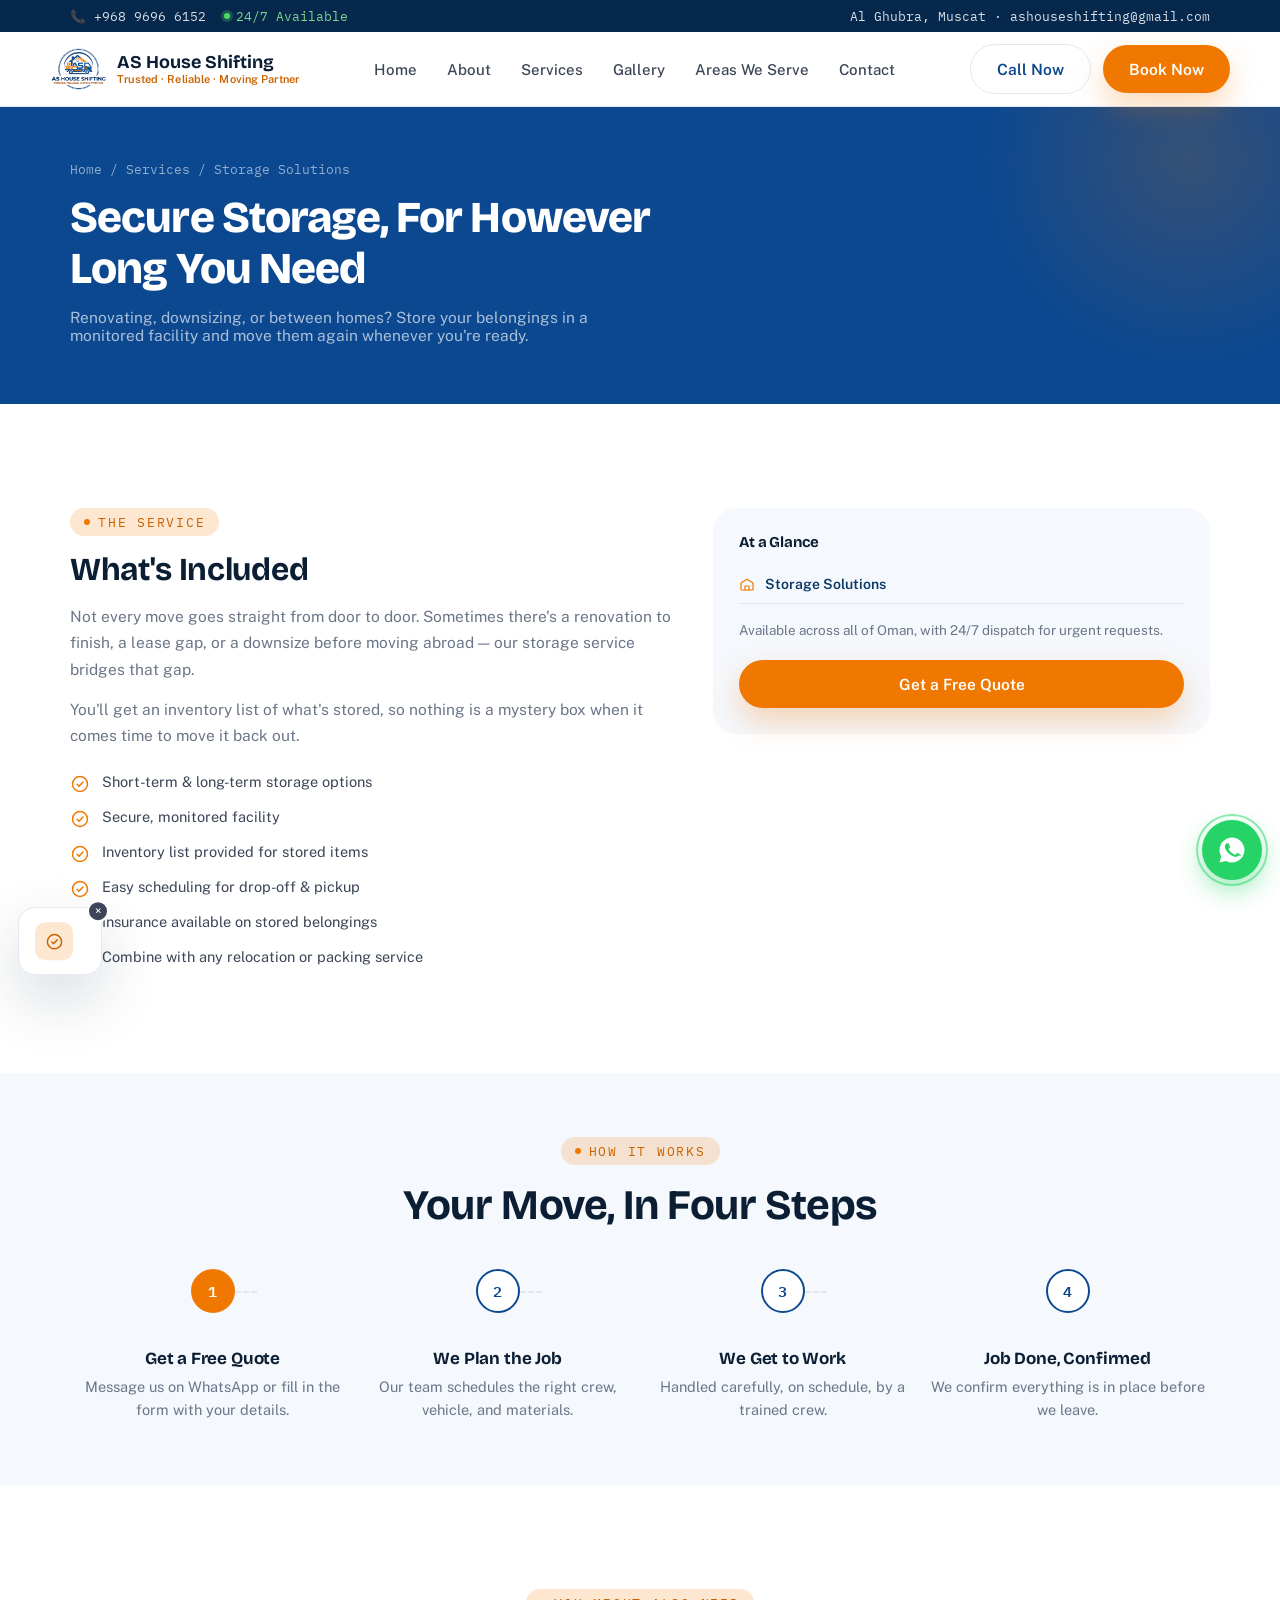
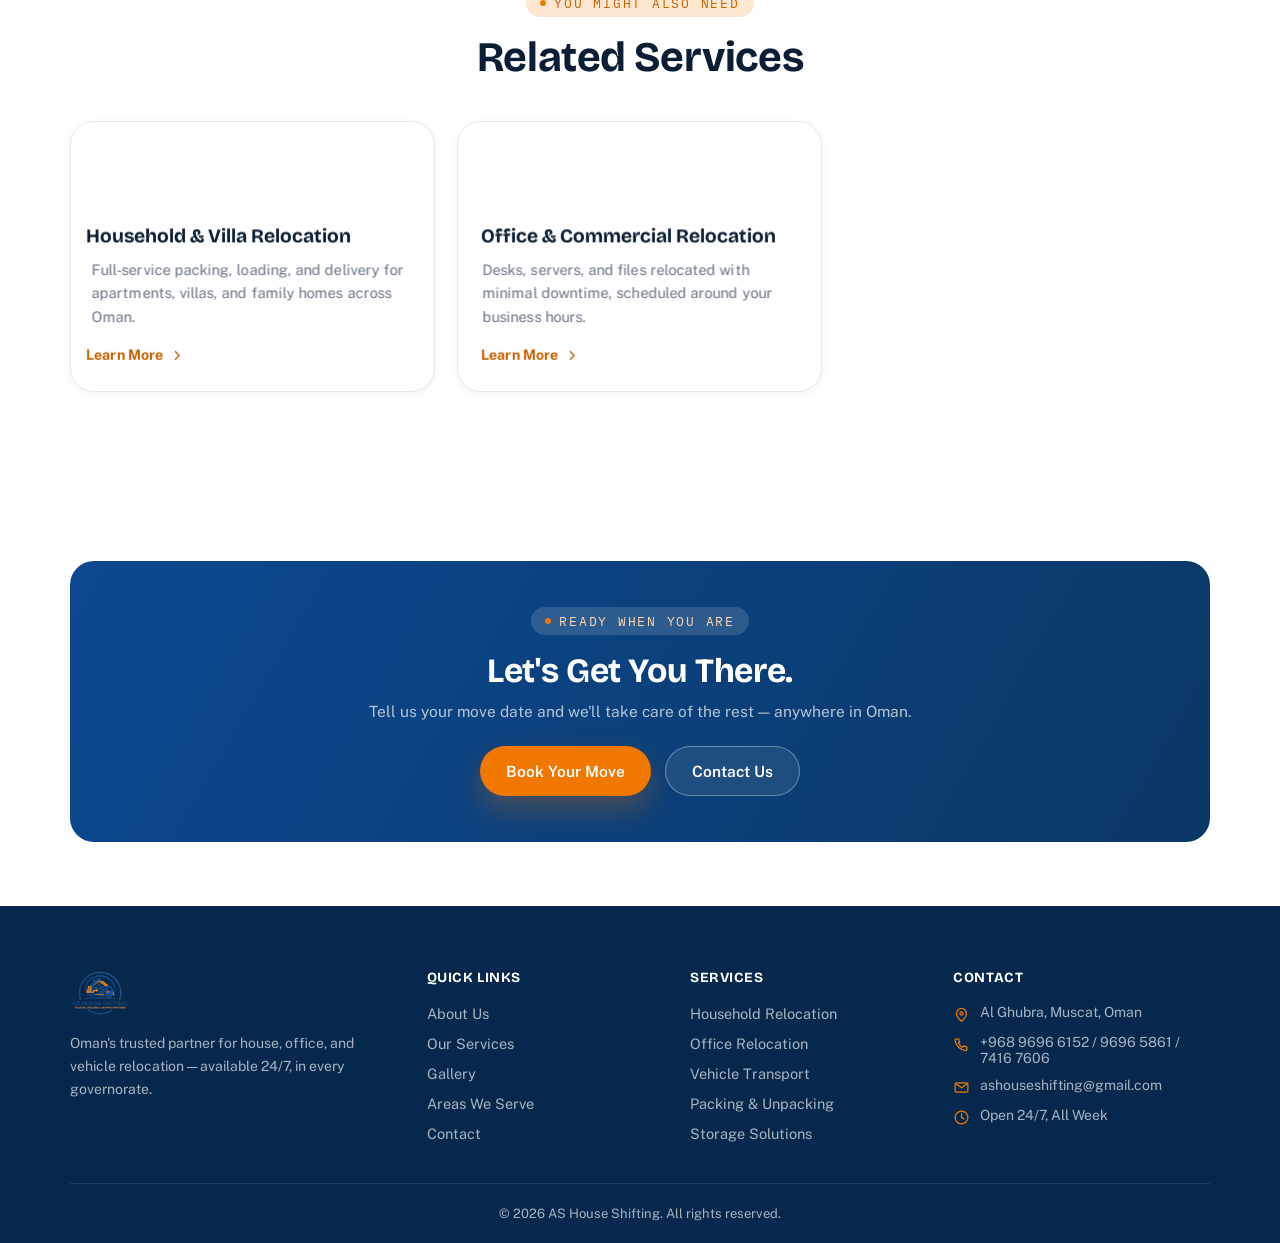
<file: service-storage-solutions.html>
<!DOCTYPE html>
<html lang="en">
<head>
<meta charset="UTF-8">
<meta name="viewport" content="width=device-width, initial-scale=1.0">
<title>Storage Solutions | AS House Shifting Oman</title>
<meta name="description" content="Short and long-term storage in Oman with a secure, monitored facility — ideal for renovations, downsizing, or a gap between homes.">
<meta name="theme-color" content="#0C4890">
<link rel="icon" type="image/png" sizes="32x32" href="favicon-32x32.png">
<link rel="icon" type="image/png" sizes="16x16" href="favicon-16x16.png">
<link rel="apple-touch-icon" href="apple-touch-icon.png">
<link rel="manifest" href="site.webmanifest">
<meta property="og:title" content="Storage Solutions | AS House Shifting Oman">
<meta property="og:description" content="Short and long-term storage in Oman with a secure, monitored facility — ideal for renovations, downsizing, or a gap between homes.">
<meta property="og:image" content="android-chrome-512x512.png">
<meta property="og:type" content="website">
<link rel="preconnect" href="https://fonts.googleapis.com">
<link rel="preconnect" href="https://fonts.gstatic.com" crossorigin>
<link href="https://fonts.googleapis.com/css2?family=IBM+Plex+Mono:wght@400;500;600&family=Public+Sans:wght@400;500;600;700&family=Bricolage+Grotesque:wght@600;700;800&display=swap" rel="stylesheet">
<link rel="stylesheet" href="style.css">
</head>
<body>

<div class="topbar">
  <div class="container">
    <div class="topbar-left">
      <a href="tel:+96896966152">📞 +968 9696 6152</a>
      <span class="topbar-badge">24/7 Available</span>
    </div>
    <div class="topbar-hide-mobile">
      <span>Al Ghubra, Muscat · ashouseshifting@gmail.com</span>
    </div>
  </div>
</div>

<header class="site-header">
  <div class="container nav-row">
    <a href="index.html" class="brand">
      <img src="logo.png" alt="AS House Shifting">
      <span class="brand-word">AS House Shifting<span>Trusted · Reliable · Moving Partner</span></span>
    </a>
    <nav class="main-nav">
      <ul>
        <li><a href="index.html">Home</a></li>
        <li><a href="about.html">About</a></li>
        <li class="has-dropdown">
          <a href="services.html">Services</a>
          <div class="dropdown">
            <a href="service-household-relocation.html">Household &amp; Villa Relocation</a>
            <a href="service-office-relocation.html">Office &amp; Commercial Relocation</a>
            <a href="service-vehicle-transport.html">Vehicle &amp; Car Transport</a>
            <a href="service-packing-unpacking.html">Packing &amp; Unpacking</a>
            <a href="service-storage-solutions.html">Storage Solutions</a>
            <a href="service-furniture-assembly.html">Furniture Dismantling &amp; Assembly</a>
          </div>
        </li>
        <li><a href="gallery.html">Gallery</a></li>
        <li><a href="areas-we-serve.html">Areas We Serve</a></li>
        <li><a href="contact.html">Contact</a></li>
      </ul>
    </nav>
    <div class="nav-cta">
      <a href="tel:+96896966152" class="btn btn-ghost">Call Now</a>
      <button class="btn btn-primary" data-open-book>Book Now</button>
    </div>
    <button class="nav-toggle" aria-label="Menu"><span></span><span></span><span></span></button>
  </div>
</header>

<div class="mobile-nav">
  <ul>
    <li><a href="index.html">Home</a></li>
    <li><a href="about.html">About</a></li>
    <li><a href="services.html">Services</a></li>
    <ul class="sub-list">
      <li><a href="service-household-relocation.html">Household &amp; Villa Relocation</a></li>
      <li><a href="service-office-relocation.html">Office &amp; Commercial Relocation</a></li>
      <li><a href="service-vehicle-transport.html">Vehicle &amp; Car Transport</a></li>
      <li><a href="service-packing-unpacking.html">Packing &amp; Unpacking</a></li>
      <li><a href="service-storage-solutions.html">Storage Solutions</a></li>
      <li><a href="service-furniture-assembly.html">Furniture Dismantling &amp; Assembly</a></li>
    </ul>
    <li><a href="gallery.html">Gallery</a></li>
    <li><a href="areas-we-serve.html">Areas We Serve</a></li>
    <li><a href="contact.html">Contact</a></li>
  </ul>
  <div class="mobile-nav-cta">
    <a href="tel:+96896966152" class="btn btn-ghost btn-block">Call Now</a>
    <button class="btn btn-primary btn-block" data-open-book>Book Now</button>
  </div>
</div>

<section class="page-hero">
  <div class="container">
    <div class="breadcrumb"><a href="index.html">Home</a> / <a href="services.html">Services</a> / <span>Storage Solutions</span></div>
    <h1>Secure Storage, For However Long You Need</h1>
    <p>Renovating, downsizing, or between homes? Store your belongings in a monitored facility and move them again whenever you're ready.</p>
  </div>
</section>

<section class="section">
  <div class="container">
    <div class="two-col">
      <div>
        <span class="eyebrow">The Service</span>
        <h2 style="font-size:clamp(24px,3.5vw,32px);">What's Included</h2>
        <p style="margin-top:14px; color:var(--slate-soft); font-size:15.5px; line-height:1.7;">Not every move goes straight from door to door. Sometimes there's a renovation to finish, a lease gap, or a downsize before moving abroad — our storage service bridges that gap.</p>
        <p style="margin-top:14px; color:var(--slate-soft); font-size:15.5px; line-height:1.7;">You'll get an inventory list of what's stored, so nothing is a mystery box when it comes time to move it back out.</p>
        <ul class="check-list" style="margin-top:24px;">
          <li><svg viewBox="0 0 24 24" fill="none" stroke="currentColor" stroke-width="1.8" stroke-linecap="round" stroke-linejoin="round"><circle cx="12" cy="12" r="9"/><path d="m8.5 12.3 2.3 2.3 4.7-5"/></svg>Short-term &amp; long-term storage options</li>
          <li><svg viewBox="0 0 24 24" fill="none" stroke="currentColor" stroke-width="1.8" stroke-linecap="round" stroke-linejoin="round"><circle cx="12" cy="12" r="9"/><path d="m8.5 12.3 2.3 2.3 4.7-5"/></svg>Secure, monitored facility</li>
          <li><svg viewBox="0 0 24 24" fill="none" stroke="currentColor" stroke-width="1.8" stroke-linecap="round" stroke-linejoin="round"><circle cx="12" cy="12" r="9"/><path d="m8.5 12.3 2.3 2.3 4.7-5"/></svg>Inventory list provided for stored items</li>
          <li><svg viewBox="0 0 24 24" fill="none" stroke="currentColor" stroke-width="1.8" stroke-linecap="round" stroke-linejoin="round"><circle cx="12" cy="12" r="9"/><path d="m8.5 12.3 2.3 2.3 4.7-5"/></svg>Easy scheduling for drop-off &amp; pickup</li>
          <li><svg viewBox="0 0 24 24" fill="none" stroke="currentColor" stroke-width="1.8" stroke-linecap="round" stroke-linejoin="round"><circle cx="12" cy="12" r="9"/><path d="m8.5 12.3 2.3 2.3 4.7-5"/></svg>Insurance available on stored belongings</li>
          <li><svg viewBox="0 0 24 24" fill="none" stroke="currentColor" stroke-width="1.8" stroke-linecap="round" stroke-linejoin="round"><circle cx="12" cy="12" r="9"/><path d="m8.5 12.3 2.3 2.3 4.7-5"/></svg>Combine with any relocation or packing service</li>
        </ul>
      </div>
      <div class="side-card">
        <h4>At a Glance</h4>
        <div class="mini-service"><svg viewBox="0 0 24 24" fill="none" stroke="currentColor" stroke-width="1.8" stroke-linecap="round" stroke-linejoin="round"><path d="M3 10.5 12 5l9 5.5V20a1 1 0 0 1-1 1H4a1 1 0 0 1-1-1Z"/><path d="M9 21v-6h6v6"/></svg>Storage Solutions</div>
        <p style="margin-top:16px; font-size:13.5px; color:var(--slate-soft); line-height:1.6;">Available across all of Oman, with 24/7 dispatch for urgent requests.</p>
        <div style="margin-top:18px;">
          <button class="btn btn-primary btn-block" data-open-book>Get a Free Quote</button>
        </div>
      </div>
    </div>
  </div>
</section>

<section class="section-tight" style="background:var(--cloud);">
  <div class="container">
    <div class="section-head center">
      <span class="eyebrow">How It Works</span>
      <h2>Your Move, In Four Steps</h2>
    </div>
    <div class="process-list">
      <div class="process-step reveal">
        <div class="process-marker"><div class="num">1</div><div class="line"></div></div>
        <div class="process-body"><h4>Get a Free Quote</h4><p>Message us on WhatsApp or fill in the form with your details.</p></div>
      </div>
      <div class="process-step reveal">
        <div class="process-marker"><div class="num">2</div><div class="line"></div></div>
        <div class="process-body"><h4>We Plan the Job</h4><p>Our team schedules the right crew, vehicle, and materials.</p></div>
      </div>
      <div class="process-step reveal">
        <div class="process-marker"><div class="num">3</div><div class="line"></div></div>
        <div class="process-body"><h4>We Get to Work</h4><p>Handled carefully, on schedule, by a trained crew.</p></div>
      </div>
      <div class="process-step reveal">
        <div class="process-marker"><div class="num">4</div><div class="line"></div></div>
        <div class="process-body"><h4>Job Done, Confirmed</h4><p>We confirm everything is in place before we leave.</p></div>
      </div>
    </div>
  </div>
</section>

<section class="section">
  <div class="container">
    <div class="section-head center">
      <span class="eyebrow">You Might Also Need</span>
      <h2>Related Services</h2>
    </div>
    <div class="service-grid tilt-wrap">
      <div class="service-card tilt-card reveal">
        <div class="icon-badge"><svg viewBox="0 0 24 24" fill="none" stroke="currentColor" stroke-width="1.8" stroke-linecap="round" stroke-linejoin="round"><path d="M3 11.5 12 4l9 7.5"/><path d="M5.5 10v9a1 1 0 0 0 1 1h11a1 1 0 0 0 1-1v-9"/><path d="M9.5 20v-6h5v6"/></svg></div>
        <h3>Household &amp; Villa Relocation</h3>
        <p>Full-service packing, loading, and delivery for apartments, villas, and family homes across Oman.</p>
        <a href="service-household-relocation.html" class="card-link">Learn More <svg viewBox="0 0 24 24" fill="none" stroke="currentColor" stroke-width="2.2" stroke-linecap="round" stroke-linejoin="round"><path d="m9 6 6 6-6 6"/></svg></a>
      </div>
      <div class="service-card tilt-card reveal">
        <div class="icon-badge"><svg viewBox="0 0 24 24" fill="none" stroke="currentColor" stroke-width="1.8" stroke-linecap="round" stroke-linejoin="round"><rect x="3" y="7.5" width="18" height="12" rx="2"/><path d="M8.5 7.5V6a2 2 0 0 1 2-2h3a2 2 0 0 1 2 2v1.5"/><path d="M3 13h18"/></svg></div>
        <h3>Office &amp; Commercial Relocation</h3>
        <p>Desks, servers, and files relocated with minimal downtime, scheduled around your business hours.</p>
        <a href="service-office-relocation.html" class="card-link">Learn More <svg viewBox="0 0 24 24" fill="none" stroke="currentColor" stroke-width="2.2" stroke-linecap="round" stroke-linejoin="round"><path d="m9 6 6 6-6 6"/></svg></a>
      </div>
    </div>
  </div>
</section>

<section class="section-tight">
  <div class="container">
    <div class="cta-band reveal">
      <span class="eyebrow" style="background:rgba(255,255,255,0.14); color:#FFD9AD;">Ready When You Are</span>
      <h2>Let's Get You There.</h2>
      <p>Tell us your move date and we'll take care of the rest — anywhere in Oman.</p>
      <div class="cta-actions">
        <button class="btn btn-primary" data-open-book>Book Your Move</button>
        <a href="contact.html" class="btn btn-ghost-light">Contact Us</a>
      </div>
    </div>
  </div>
</section>

<footer class="site-footer">
  <div class="container">
    <div class="footer-grid">
      <div class="footer-brand">
        <img src="logo.png" alt="AS House Shifting">
        <p>Oman's trusted partner for house, office, and vehicle relocation — available 24/7, in every governorate.</p>
      </div>
      <div class="footer-col">
        <h5>Quick Links</h5>
        <ul>
          <li><a href="about.html">About Us</a></li>
          <li><a href="services.html">Our Services</a></li>
          <li><a href="gallery.html">Gallery</a></li>
          <li><a href="areas-we-serve.html">Areas We Serve</a></li>
          <li><a href="contact.html">Contact</a></li>
        </ul>
      </div>
      <div class="footer-col">
        <h5>Services</h5>
        <ul>
          <li><a href="service-household-relocation.html">Household Relocation</a></li>
          <li><a href="service-office-relocation.html">Office Relocation</a></li>
          <li><a href="service-vehicle-transport.html">Vehicle Transport</a></li>
          <li><a href="service-packing-unpacking.html">Packing &amp; Unpacking</a></li>
          <li><a href="service-storage-solutions.html">Storage Solutions</a></li>
        </ul>
      </div>
      <div class="footer-col">
        <h5>Contact</h5>
        <ul class="footer-contact">
          <li><svg viewBox="0 0 24 24" fill="none" stroke="currentColor" stroke-width="1.8" stroke-linecap="round" stroke-linejoin="round"><path d="M19 10.5c0 5-7 11-7 11s-7-6-7-11a7 7 0 0 1 14 0Z"/><circle cx="12" cy="10.5" r="2.3"/></svg> Al Ghubra, Muscat, Oman</li>
          <li><svg viewBox="0 0 24 24" fill="none" stroke="currentColor" stroke-width="1.8" stroke-linecap="round" stroke-linejoin="round"><path d="M4.5 4h3.5l1.5 4.5-2 1.5a12 12 0 0 0 6 6l1.5-2 4.5 1.5v3.5a1.5 1.5 0 0 1-1.6 1.5A16.5 16.5 0 0 1 3 6.1 1.5 1.5 0 0 1 4.5 4Z"/></svg> +968 9696 6152 / 9696 5861 / 7416 7606</li>
          <li><svg viewBox="0 0 24 24" fill="none" stroke="currentColor" stroke-width="1.8" stroke-linecap="round" stroke-linejoin="round"><rect x="3" y="5.5" width="18" height="13" rx="2"/><path d="m3.5 6.5 8.5 6 8.5-6"/></svg> ashouseshifting@gmail.com</li>
          <li><svg viewBox="0 0 24 24" fill="none" stroke="currentColor" stroke-width="1.8" stroke-linecap="round" stroke-linejoin="round"><circle cx="12" cy="12" r="9"/><path d="M12 7v5l3.5 2"/></svg> Open 24/7, All Week</li>
        </ul>
      </div>
    </div>
    <div class="footer-bottom">© <span id="year"></span> AS House Shifting. All rights reserved.</div>
  </div>
</footer>

<div class="wa-fab" id="waFab">
  <div class="wa-options">
    <a class="wa-option" href="https://wa.me/96896966152" target="_blank" rel="noopener"><svg viewBox="0 0 24 24" fill="currentColor"><path d="M12 2C6.5 2 2 6.5 2 12c0 1.8.5 3.6 1.4 5.1L2 22l5.1-1.3A10 10 0 0 0 12 22c5.5 0 10-4.5 10-10S17.5 2 12 2Z"/></svg> +968 9696 6152</a>
    <a class="wa-option" href="https://wa.me/96896965861" target="_blank" rel="noopener"><svg viewBox="0 0 24 24" fill="currentColor"><path d="M12 2C6.5 2 2 6.5 2 12c0 1.8.5 3.6 1.4 5.1L2 22l5.1-1.3A10 10 0 0 0 12 22c5.5 0 10-4.5 10-10S17.5 2 12 2Z"/></svg> +968 9696 5861</a>
    <a class="wa-option" href="https://wa.me/96874167606" target="_blank" rel="noopener"><svg viewBox="0 0 24 24" fill="currentColor"><path d="M12 2C6.5 2 2 6.5 2 12c0 1.8.5 3.6 1.4 5.1L2 22l5.1-1.3A10 10 0 0 0 12 22c5.5 0 10-4.5 10-10S17.5 2 12 2Z"/></svg> +968 7416 7606</a>
  </div>
  <button class="wa-fab-main" aria-label="Chat on WhatsApp">
    <svg viewBox="0 0 24 24" fill="currentColor"><path d="M12 2C6.5 2 2 6.5 2 12c0 1.8.5 3.6 1.4 5.1L2 22l5.1-1.3A10 10 0 0 0 12 22c5.5 0 10-4.5 10-10S17.5 2 12 2Zm5.6 14.2c-.2.6-1.3 1.2-1.8 1.2-.5.1-1 .1-1.7-.1-.4-.1-1-.3-1.7-.6-2.9-1.3-4.8-4.2-4.9-4.4-.1-.2-1.2-1.6-1.2-3s.7-2.1 1-2.4c.3-.3.6-.4.8-.4h.6c.2 0 .5 0 .7.5.3.6.9 2.1 1 2.2.1.2.1.4 0 .6-.1.2-.2.3-.3.5-.2.2-.3.3-.5.5-.2.2-.4.4-.2.7.2.3.9 1.5 2 2.4 1.4 1.2 2.5 1.6 2.9 1.8.3.1.5.1.6-.1.2-.2.7-.8.9-1.1.2-.3.4-.2.6-.1.2.1 1.6.8 1.9.9.3.2.5.2.6.4.1.2.1.9-.1 1.4Z"/></svg>
  </button>
</div>

<div class="booking-toast" id="bookingToast">
  <button class="close-toast" aria-label="Dismiss">×</button>
  <div class="pip"><svg viewBox="0 0 24 24" fill="none" stroke="currentColor" stroke-width="1.8" stroke-linecap="round" stroke-linejoin="round"><circle cx="12" cy="12" r="9"/><path d="m8.5 12.3 2.3 2.3 4.7-5"/></svg></div>
  <div class="txt"><span class="js-toast-text"></span><span class="time js-toast-time"></span></div>
</div>

<div class="modal-overlay" id="bookModal">
  <div class="modal-card">
    <button class="modal-close" aria-label="Close">×</button>
    <h3 class="modal-title">How Would You Like to Book?</h3>
    <p class="modal-sub">Choose whichever is easier — we reply fast either way.</p>
    <div class="book-choice">
      <button class="book-choice-btn" data-choice="whatsapp">
        <span class="ic" style="background:rgba(37,211,102,0.12);"><svg viewBox="0 0 24 24" fill="#25D366"><path d="M12 2C6.5 2 2 6.5 2 12c0 1.8.5 3.6 1.4 5.1L2 22l5.1-1.3A10 10 0 0 0 12 22c5.5 0 10-4.5 10-10S17.5 2 12 2Z"/></svg></span>
        <span><b>Chat on WhatsApp</b><span>Message our team directly, any of our 3 lines</span></span>
      </button>
      <div class="wa-number-list">
        <a href="https://wa.me/96896966152" target="_blank" rel="noopener">+968 9696 6152 →</a>
        <a href="https://wa.me/96896965861" target="_blank" rel="noopener">+968 9696 5861 →</a>
        <a href="https://wa.me/96874167606" target="_blank" rel="noopener">+968 7416 7606 →</a>
      </div>
      <button class="book-choice-btn" data-choice="form">
        <span class="ic" style="background:var(--orange-glow);"><svg viewBox="0 0 24 24" fill="none" stroke="var(--orange-deep)" stroke-width="1.8" stroke-linecap="round" stroke-linejoin="round"><path d="M21 3 3 10.5l7 2.5 2.5 7L21 3Z"/></svg></span>
        <span><b>Fill the Quote Form</b><span>Send your move details, we'll reply by phone or WhatsApp</span></span>
      </button>
    </div>
  </div>
</div>

<script src="main.js"></script>
<script>document.getElementById('year').textContent = new Date().getFullYear();</script>
</body>
</html>
</file>
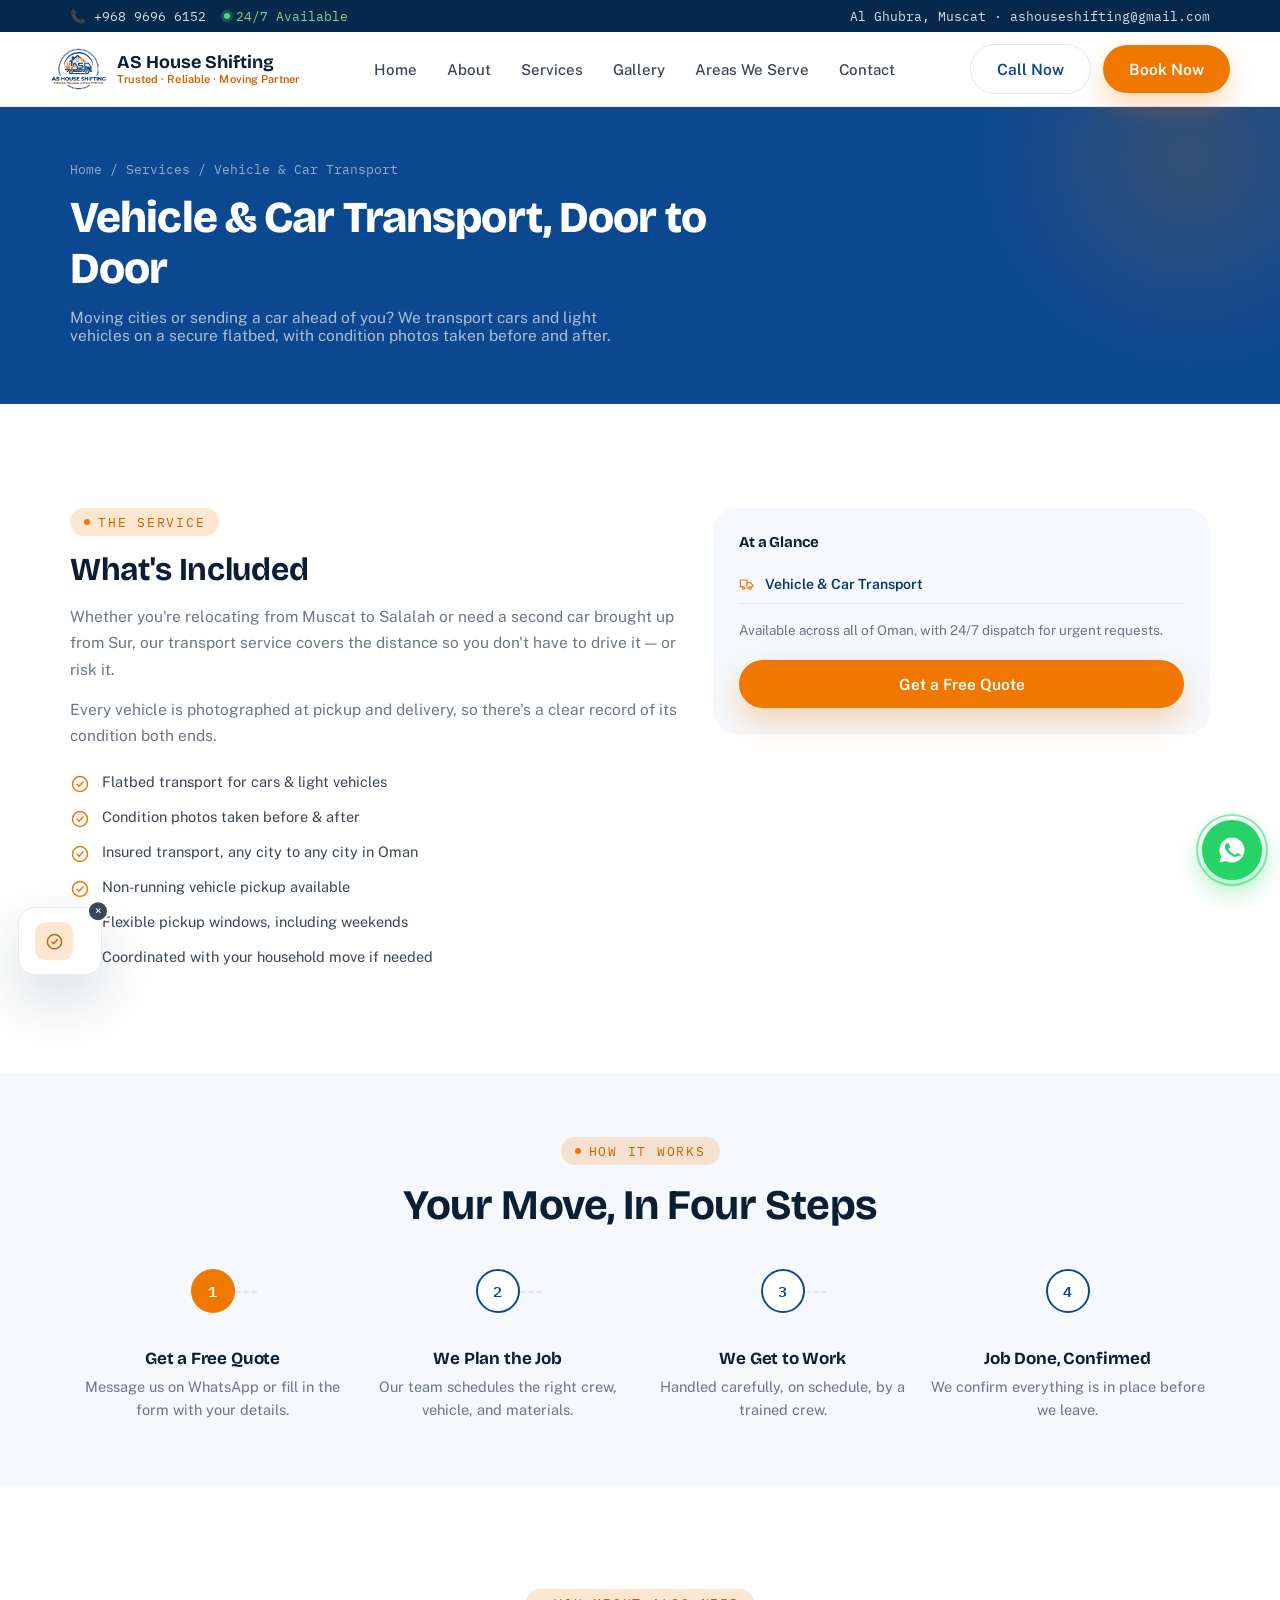
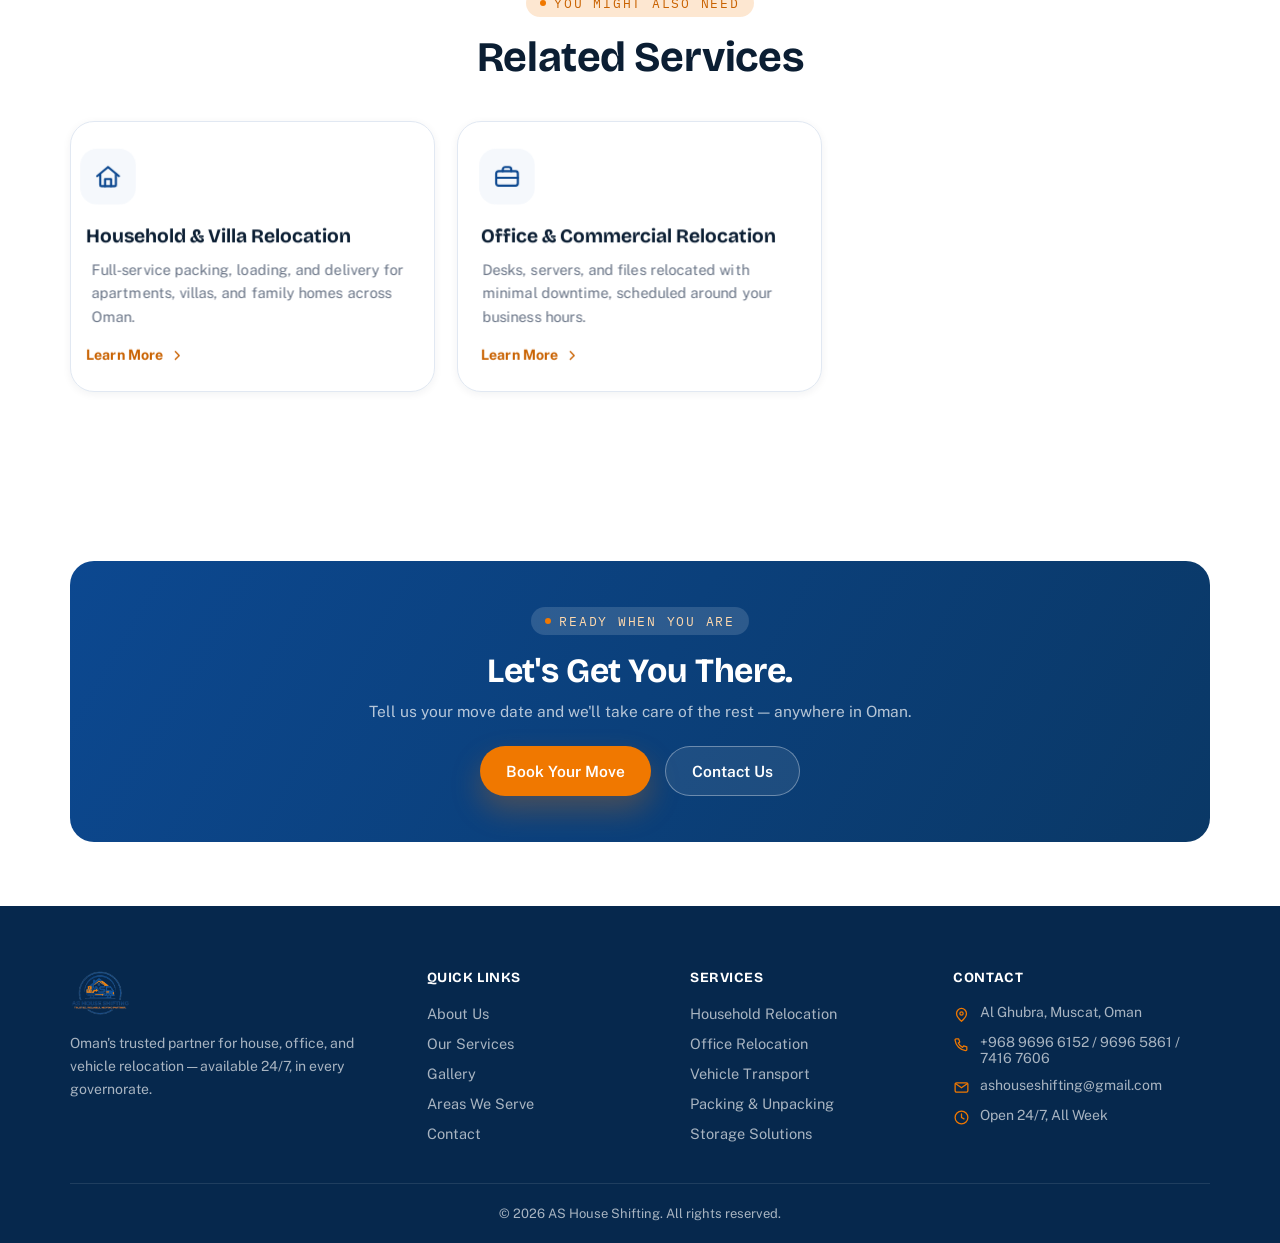
<file: service-vehicle-transport.html>
<!DOCTYPE html>
<html lang="en">
<head>
<meta charset="UTF-8">
<meta name="viewport" content="width=device-width, initial-scale=1.0">
<title>Vehicle &amp; Car Transport | AS House Shifting Oman</title>
<meta name="description" content="Insured car and light vehicle transport between cities in Oman on a flatbed carrier, with condition photos taken before and after.">
<meta name="theme-color" content="#0C4890">
<link rel="icon" type="image/png" sizes="32x32" href="favicon-32x32.png">
<link rel="icon" type="image/png" sizes="16x16" href="favicon-16x16.png">
<link rel="apple-touch-icon" href="apple-touch-icon.png">
<link rel="manifest" href="site.webmanifest">
<meta property="og:title" content="Vehicle &amp; Car Transport | AS House Shifting Oman">
<meta property="og:description" content="Insured car and light vehicle transport between cities in Oman on a flatbed carrier, with condition photos taken before and after.">
<meta property="og:image" content="android-chrome-512x512.png">
<meta property="og:type" content="website">
<link rel="preconnect" href="https://fonts.googleapis.com">
<link rel="preconnect" href="https://fonts.gstatic.com" crossorigin>
<link href="https://fonts.googleapis.com/css2?family=IBM+Plex+Mono:wght@400;500;600&family=Public+Sans:wght@400;500;600;700&family=Bricolage+Grotesque:wght@600;700;800&display=swap" rel="stylesheet">
<link rel="stylesheet" href="style.css">
</head>
<body>

<div class="topbar">
  <div class="container">
    <div class="topbar-left">
      <a href="tel:+96896966152">📞 +968 9696 6152</a>
      <span class="topbar-badge">24/7 Available</span>
    </div>
    <div class="topbar-hide-mobile">
      <span>Al Ghubra, Muscat · ashouseshifting@gmail.com</span>
    </div>
  </div>
</div>

<header class="site-header">
  <div class="container nav-row">
    <a href="index.html" class="brand">
      <img src="logo.png" alt="AS House Shifting">
      <span class="brand-word">AS House Shifting<span>Trusted · Reliable · Moving Partner</span></span>
    </a>
    <nav class="main-nav">
      <ul>
        <li><a href="index.html">Home</a></li>
        <li><a href="about.html">About</a></li>
        <li class="has-dropdown">
          <a href="services.html">Services</a>
          <div class="dropdown">
            <a href="service-household-relocation.html">Household &amp; Villa Relocation</a>
            <a href="service-office-relocation.html">Office &amp; Commercial Relocation</a>
            <a href="service-vehicle-transport.html">Vehicle &amp; Car Transport</a>
            <a href="service-packing-unpacking.html">Packing &amp; Unpacking</a>
            <a href="service-storage-solutions.html">Storage Solutions</a>
            <a href="service-furniture-assembly.html">Furniture Dismantling &amp; Assembly</a>
          </div>
        </li>
        <li><a href="gallery.html">Gallery</a></li>
        <li><a href="areas-we-serve.html">Areas We Serve</a></li>
        <li><a href="contact.html">Contact</a></li>
      </ul>
    </nav>
    <div class="nav-cta">
      <a href="tel:+96896966152" class="btn btn-ghost">Call Now</a>
      <button class="btn btn-primary" data-open-book>Book Now</button>
    </div>
    <button class="nav-toggle" aria-label="Menu"><span></span><span></span><span></span></button>
  </div>
</header>

<div class="mobile-nav">
  <ul>
    <li><a href="index.html">Home</a></li>
    <li><a href="about.html">About</a></li>
    <li><a href="services.html">Services</a></li>
    <ul class="sub-list">
      <li><a href="service-household-relocation.html">Household &amp; Villa Relocation</a></li>
      <li><a href="service-office-relocation.html">Office &amp; Commercial Relocation</a></li>
      <li><a href="service-vehicle-transport.html">Vehicle &amp; Car Transport</a></li>
      <li><a href="service-packing-unpacking.html">Packing &amp; Unpacking</a></li>
      <li><a href="service-storage-solutions.html">Storage Solutions</a></li>
      <li><a href="service-furniture-assembly.html">Furniture Dismantling &amp; Assembly</a></li>
    </ul>
    <li><a href="gallery.html">Gallery</a></li>
    <li><a href="areas-we-serve.html">Areas We Serve</a></li>
    <li><a href="contact.html">Contact</a></li>
  </ul>
  <div class="mobile-nav-cta">
    <a href="tel:+96896966152" class="btn btn-ghost btn-block">Call Now</a>
    <button class="btn btn-primary btn-block" data-open-book>Book Now</button>
  </div>
</div>

<section class="page-hero">
  <div class="container">
    <div class="breadcrumb"><a href="index.html">Home</a> / <a href="services.html">Services</a> / <span>Vehicle &amp; Car Transport</span></div>
    <h1>Vehicle &amp; Car Transport, Door to Door</h1>
    <p>Moving cities or sending a car ahead of you? We transport cars and light vehicles on a secure flatbed, with condition photos taken before and after.</p>
  </div>
</section>

<section class="section">
  <div class="container">
    <div class="two-col">
      <div>
        <span class="eyebrow">The Service</span>
        <h2 style="font-size:clamp(24px,3.5vw,32px);">What's Included</h2>
        <p style="margin-top:14px; color:var(--slate-soft); font-size:15.5px; line-height:1.7;">Whether you're relocating from Muscat to Salalah or need a second car brought up from Sur, our transport service covers the distance so you don't have to drive it — or risk it.</p>
        <p style="margin-top:14px; color:var(--slate-soft); font-size:15.5px; line-height:1.7;">Every vehicle is photographed at pickup and delivery, so there's a clear record of its condition both ends.</p>
        <ul class="check-list" style="margin-top:24px;">
          <li><svg viewBox="0 0 24 24" fill="none" stroke="currentColor" stroke-width="1.8" stroke-linecap="round" stroke-linejoin="round"><circle cx="12" cy="12" r="9"/><path d="m8.5 12.3 2.3 2.3 4.7-5"/></svg>Flatbed transport for cars &amp; light vehicles</li>
          <li><svg viewBox="0 0 24 24" fill="none" stroke="currentColor" stroke-width="1.8" stroke-linecap="round" stroke-linejoin="round"><circle cx="12" cy="12" r="9"/><path d="m8.5 12.3 2.3 2.3 4.7-5"/></svg>Condition photos taken before &amp; after</li>
          <li><svg viewBox="0 0 24 24" fill="none" stroke="currentColor" stroke-width="1.8" stroke-linecap="round" stroke-linejoin="round"><circle cx="12" cy="12" r="9"/><path d="m8.5 12.3 2.3 2.3 4.7-5"/></svg>Insured transport, any city to any city in Oman</li>
          <li><svg viewBox="0 0 24 24" fill="none" stroke="currentColor" stroke-width="1.8" stroke-linecap="round" stroke-linejoin="round"><circle cx="12" cy="12" r="9"/><path d="m8.5 12.3 2.3 2.3 4.7-5"/></svg>Non-running vehicle pickup available</li>
          <li><svg viewBox="0 0 24 24" fill="none" stroke="currentColor" stroke-width="1.8" stroke-linecap="round" stroke-linejoin="round"><circle cx="12" cy="12" r="9"/><path d="m8.5 12.3 2.3 2.3 4.7-5"/></svg>Flexible pickup windows, including weekends</li>
          <li><svg viewBox="0 0 24 24" fill="none" stroke="currentColor" stroke-width="1.8" stroke-linecap="round" stroke-linejoin="round"><circle cx="12" cy="12" r="9"/><path d="m8.5 12.3 2.3 2.3 4.7-5"/></svg>Coordinated with your household move if needed</li>
        </ul>
      </div>
      <div class="side-card">
        <h4>At a Glance</h4>
        <div class="mini-service"><svg viewBox="0 0 24 24" fill="none" stroke="currentColor" stroke-width="1.8" stroke-linecap="round" stroke-linejoin="round"><path d="M2 16V7a1 1 0 0 1 1-1h9v10"/><path d="M12 10h5l4 4v2h-2"/><circle cx="7" cy="18" r="1.8"/><circle cx="16.5" cy="18" r="1.8"/><path d="M2 16h3.2M18.3 18H12"/></svg>Vehicle &amp; Car Transport</div>
        <p style="margin-top:16px; font-size:13.5px; color:var(--slate-soft); line-height:1.6;">Available across all of Oman, with 24/7 dispatch for urgent requests.</p>
        <div style="margin-top:18px;">
          <button class="btn btn-primary btn-block" data-open-book>Get a Free Quote</button>
        </div>
      </div>
    </div>
  </div>
</section>

<section class="section-tight" style="background:var(--cloud);">
  <div class="container">
    <div class="section-head center">
      <span class="eyebrow">How It Works</span>
      <h2>Your Move, In Four Steps</h2>
    </div>
    <div class="process-list">
      <div class="process-step reveal">
        <div class="process-marker"><div class="num">1</div><div class="line"></div></div>
        <div class="process-body"><h4>Get a Free Quote</h4><p>Message us on WhatsApp or fill in the form with your details.</p></div>
      </div>
      <div class="process-step reveal">
        <div class="process-marker"><div class="num">2</div><div class="line"></div></div>
        <div class="process-body"><h4>We Plan the Job</h4><p>Our team schedules the right crew, vehicle, and materials.</p></div>
      </div>
      <div class="process-step reveal">
        <div class="process-marker"><div class="num">3</div><div class="line"></div></div>
        <div class="process-body"><h4>We Get to Work</h4><p>Handled carefully, on schedule, by a trained crew.</p></div>
      </div>
      <div class="process-step reveal">
        <div class="process-marker"><div class="num">4</div><div class="line"></div></div>
        <div class="process-body"><h4>Job Done, Confirmed</h4><p>We confirm everything is in place before we leave.</p></div>
      </div>
    </div>
  </div>
</section>

<section class="section">
  <div class="container">
    <div class="section-head center">
      <span class="eyebrow">You Might Also Need</span>
      <h2>Related Services</h2>
    </div>
    <div class="service-grid tilt-wrap">
      <div class="service-card tilt-card reveal">
        <div class="icon-badge"><svg viewBox="0 0 24 24" fill="none" stroke="currentColor" stroke-width="1.8" stroke-linecap="round" stroke-linejoin="round"><path d="M3 11.5 12 4l9 7.5"/><path d="M5.5 10v9a1 1 0 0 0 1 1h11a1 1 0 0 0 1-1v-9"/><path d="M9.5 20v-6h5v6"/></svg></div>
        <h3>Household &amp; Villa Relocation</h3>
        <p>Full-service packing, loading, and delivery for apartments, villas, and family homes across Oman.</p>
        <a href="service-household-relocation.html" class="card-link">Learn More <svg viewBox="0 0 24 24" fill="none" stroke="currentColor" stroke-width="2.2" stroke-linecap="round" stroke-linejoin="round"><path d="m9 6 6 6-6 6"/></svg></a>
      </div>
      <div class="service-card tilt-card reveal">
        <div class="icon-badge"><svg viewBox="0 0 24 24" fill="none" stroke="currentColor" stroke-width="1.8" stroke-linecap="round" stroke-linejoin="round"><rect x="3" y="7.5" width="18" height="12" rx="2"/><path d="M8.5 7.5V6a2 2 0 0 1 2-2h3a2 2 0 0 1 2 2v1.5"/><path d="M3 13h18"/></svg></div>
        <h3>Office &amp; Commercial Relocation</h3>
        <p>Desks, servers, and files relocated with minimal downtime, scheduled around your business hours.</p>
        <a href="service-office-relocation.html" class="card-link">Learn More <svg viewBox="0 0 24 24" fill="none" stroke="currentColor" stroke-width="2.2" stroke-linecap="round" stroke-linejoin="round"><path d="m9 6 6 6-6 6"/></svg></a>
      </div>
    </div>
  </div>
</section>

<section class="section-tight">
  <div class="container">
    <div class="cta-band reveal">
      <span class="eyebrow" style="background:rgba(255,255,255,0.14); color:#FFD9AD;">Ready When You Are</span>
      <h2>Let's Get You There.</h2>
      <p>Tell us your move date and we'll take care of the rest — anywhere in Oman.</p>
      <div class="cta-actions">
        <button class="btn btn-primary" data-open-book>Book Your Move</button>
        <a href="contact.html" class="btn btn-ghost-light">Contact Us</a>
      </div>
    </div>
  </div>
</section>

<footer class="site-footer">
  <div class="container">
    <div class="footer-grid">
      <div class="footer-brand">
        <img src="logo.png" alt="AS House Shifting">
        <p>Oman's trusted partner for house, office, and vehicle relocation — available 24/7, in every governorate.</p>
      </div>
      <div class="footer-col">
        <h5>Quick Links</h5>
        <ul>
          <li><a href="about.html">About Us</a></li>
          <li><a href="services.html">Our Services</a></li>
          <li><a href="gallery.html">Gallery</a></li>
          <li><a href="areas-we-serve.html">Areas We Serve</a></li>
          <li><a href="contact.html">Contact</a></li>
        </ul>
      </div>
      <div class="footer-col">
        <h5>Services</h5>
        <ul>
          <li><a href="service-household-relocation.html">Household Relocation</a></li>
          <li><a href="service-office-relocation.html">Office Relocation</a></li>
          <li><a href="service-vehicle-transport.html">Vehicle Transport</a></li>
          <li><a href="service-packing-unpacking.html">Packing &amp; Unpacking</a></li>
          <li><a href="service-storage-solutions.html">Storage Solutions</a></li>
        </ul>
      </div>
      <div class="footer-col">
        <h5>Contact</h5>
        <ul class="footer-contact">
          <li><svg viewBox="0 0 24 24" fill="none" stroke="currentColor" stroke-width="1.8" stroke-linecap="round" stroke-linejoin="round"><path d="M19 10.5c0 5-7 11-7 11s-7-6-7-11a7 7 0 0 1 14 0Z"/><circle cx="12" cy="10.5" r="2.3"/></svg> Al Ghubra, Muscat, Oman</li>
          <li><svg viewBox="0 0 24 24" fill="none" stroke="currentColor" stroke-width="1.8" stroke-linecap="round" stroke-linejoin="round"><path d="M4.5 4h3.5l1.5 4.5-2 1.5a12 12 0 0 0 6 6l1.5-2 4.5 1.5v3.5a1.5 1.5 0 0 1-1.6 1.5A16.5 16.5 0 0 1 3 6.1 1.5 1.5 0 0 1 4.5 4Z"/></svg> +968 9696 6152 / 9696 5861 / 7416 7606</li>
          <li><svg viewBox="0 0 24 24" fill="none" stroke="currentColor" stroke-width="1.8" stroke-linecap="round" stroke-linejoin="round"><rect x="3" y="5.5" width="18" height="13" rx="2"/><path d="m3.5 6.5 8.5 6 8.5-6"/></svg> ashouseshifting@gmail.com</li>
          <li><svg viewBox="0 0 24 24" fill="none" stroke="currentColor" stroke-width="1.8" stroke-linecap="round" stroke-linejoin="round"><circle cx="12" cy="12" r="9"/><path d="M12 7v5l3.5 2"/></svg> Open 24/7, All Week</li>
        </ul>
      </div>
    </div>
    <div class="footer-bottom">© <span id="year"></span> AS House Shifting. All rights reserved.</div>
  </div>
</footer>

<div class="wa-fab" id="waFab">
  <div class="wa-options">
    <a class="wa-option" href="https://wa.me/96896966152" target="_blank" rel="noopener"><svg viewBox="0 0 24 24" fill="currentColor"><path d="M12 2C6.5 2 2 6.5 2 12c0 1.8.5 3.6 1.4 5.1L2 22l5.1-1.3A10 10 0 0 0 12 22c5.5 0 10-4.5 10-10S17.5 2 12 2Z"/></svg> +968 9696 6152</a>
    <a class="wa-option" href="https://wa.me/96896965861" target="_blank" rel="noopener"><svg viewBox="0 0 24 24" fill="currentColor"><path d="M12 2C6.5 2 2 6.5 2 12c0 1.8.5 3.6 1.4 5.1L2 22l5.1-1.3A10 10 0 0 0 12 22c5.5 0 10-4.5 10-10S17.5 2 12 2Z"/></svg> +968 9696 5861</a>
    <a class="wa-option" href="https://wa.me/96874167606" target="_blank" rel="noopener"><svg viewBox="0 0 24 24" fill="currentColor"><path d="M12 2C6.5 2 2 6.5 2 12c0 1.8.5 3.6 1.4 5.1L2 22l5.1-1.3A10 10 0 0 0 12 22c5.5 0 10-4.5 10-10S17.5 2 12 2Z"/></svg> +968 7416 7606</a>
  </div>
  <button class="wa-fab-main" aria-label="Chat on WhatsApp">
    <svg viewBox="0 0 24 24" fill="currentColor"><path d="M12 2C6.5 2 2 6.5 2 12c0 1.8.5 3.6 1.4 5.1L2 22l5.1-1.3A10 10 0 0 0 12 22c5.5 0 10-4.5 10-10S17.5 2 12 2Zm5.6 14.2c-.2.6-1.3 1.2-1.8 1.2-.5.1-1 .1-1.7-.1-.4-.1-1-.3-1.7-.6-2.9-1.3-4.8-4.2-4.9-4.4-.1-.2-1.2-1.6-1.2-3s.7-2.1 1-2.4c.3-.3.6-.4.8-.4h.6c.2 0 .5 0 .7.5.3.6.9 2.1 1 2.2.1.2.1.4 0 .6-.1.2-.2.3-.3.5-.2.2-.3.3-.5.5-.2.2-.4.4-.2.7.2.3.9 1.5 2 2.4 1.4 1.2 2.5 1.6 2.9 1.8.3.1.5.1.6-.1.2-.2.7-.8.9-1.1.2-.3.4-.2.6-.1.2.1 1.6.8 1.9.9.3.2.5.2.6.4.1.2.1.9-.1 1.4Z"/></svg>
  </button>
</div>

<div class="booking-toast" id="bookingToast">
  <button class="close-toast" aria-label="Dismiss">×</button>
  <div class="pip"><svg viewBox="0 0 24 24" fill="none" stroke="currentColor" stroke-width="1.8" stroke-linecap="round" stroke-linejoin="round"><circle cx="12" cy="12" r="9"/><path d="m8.5 12.3 2.3 2.3 4.7-5"/></svg></div>
  <div class="txt"><span class="js-toast-text"></span><span class="time js-toast-time"></span></div>
</div>

<div class="modal-overlay" id="bookModal">
  <div class="modal-card">
    <button class="modal-close" aria-label="Close">×</button>
    <h3 class="modal-title">How Would You Like to Book?</h3>
    <p class="modal-sub">Choose whichever is easier — we reply fast either way.</p>
    <div class="book-choice">
      <button class="book-choice-btn" data-choice="whatsapp">
        <span class="ic" style="background:rgba(37,211,102,0.12);"><svg viewBox="0 0 24 24" fill="#25D366"><path d="M12 2C6.5 2 2 6.5 2 12c0 1.8.5 3.6 1.4 5.1L2 22l5.1-1.3A10 10 0 0 0 12 22c5.5 0 10-4.5 10-10S17.5 2 12 2Z"/></svg></span>
        <span><b>Chat on WhatsApp</b><span>Message our team directly, any of our 3 lines</span></span>
      </button>
      <div class="wa-number-list">
        <a href="https://wa.me/96896966152" target="_blank" rel="noopener">+968 9696 6152 →</a>
        <a href="https://wa.me/96896965861" target="_blank" rel="noopener">+968 9696 5861 →</a>
        <a href="https://wa.me/96874167606" target="_blank" rel="noopener">+968 7416 7606 →</a>
      </div>
      <button class="book-choice-btn" data-choice="form">
        <span class="ic" style="background:var(--orange-glow);"><svg viewBox="0 0 24 24" fill="none" stroke="var(--orange-deep)" stroke-width="1.8" stroke-linecap="round" stroke-linejoin="round"><path d="M21 3 3 10.5l7 2.5 2.5 7L21 3Z"/></svg></span>
        <span><b>Fill the Quote Form</b><span>Send your move details, we'll reply by phone or WhatsApp</span></span>
      </button>
    </div>
  </div>
</div>

<script src="main.js"></script>
<script>document.getElementById('year').textContent = new Date().getFullYear();</script>
</body>
</html>
</file>
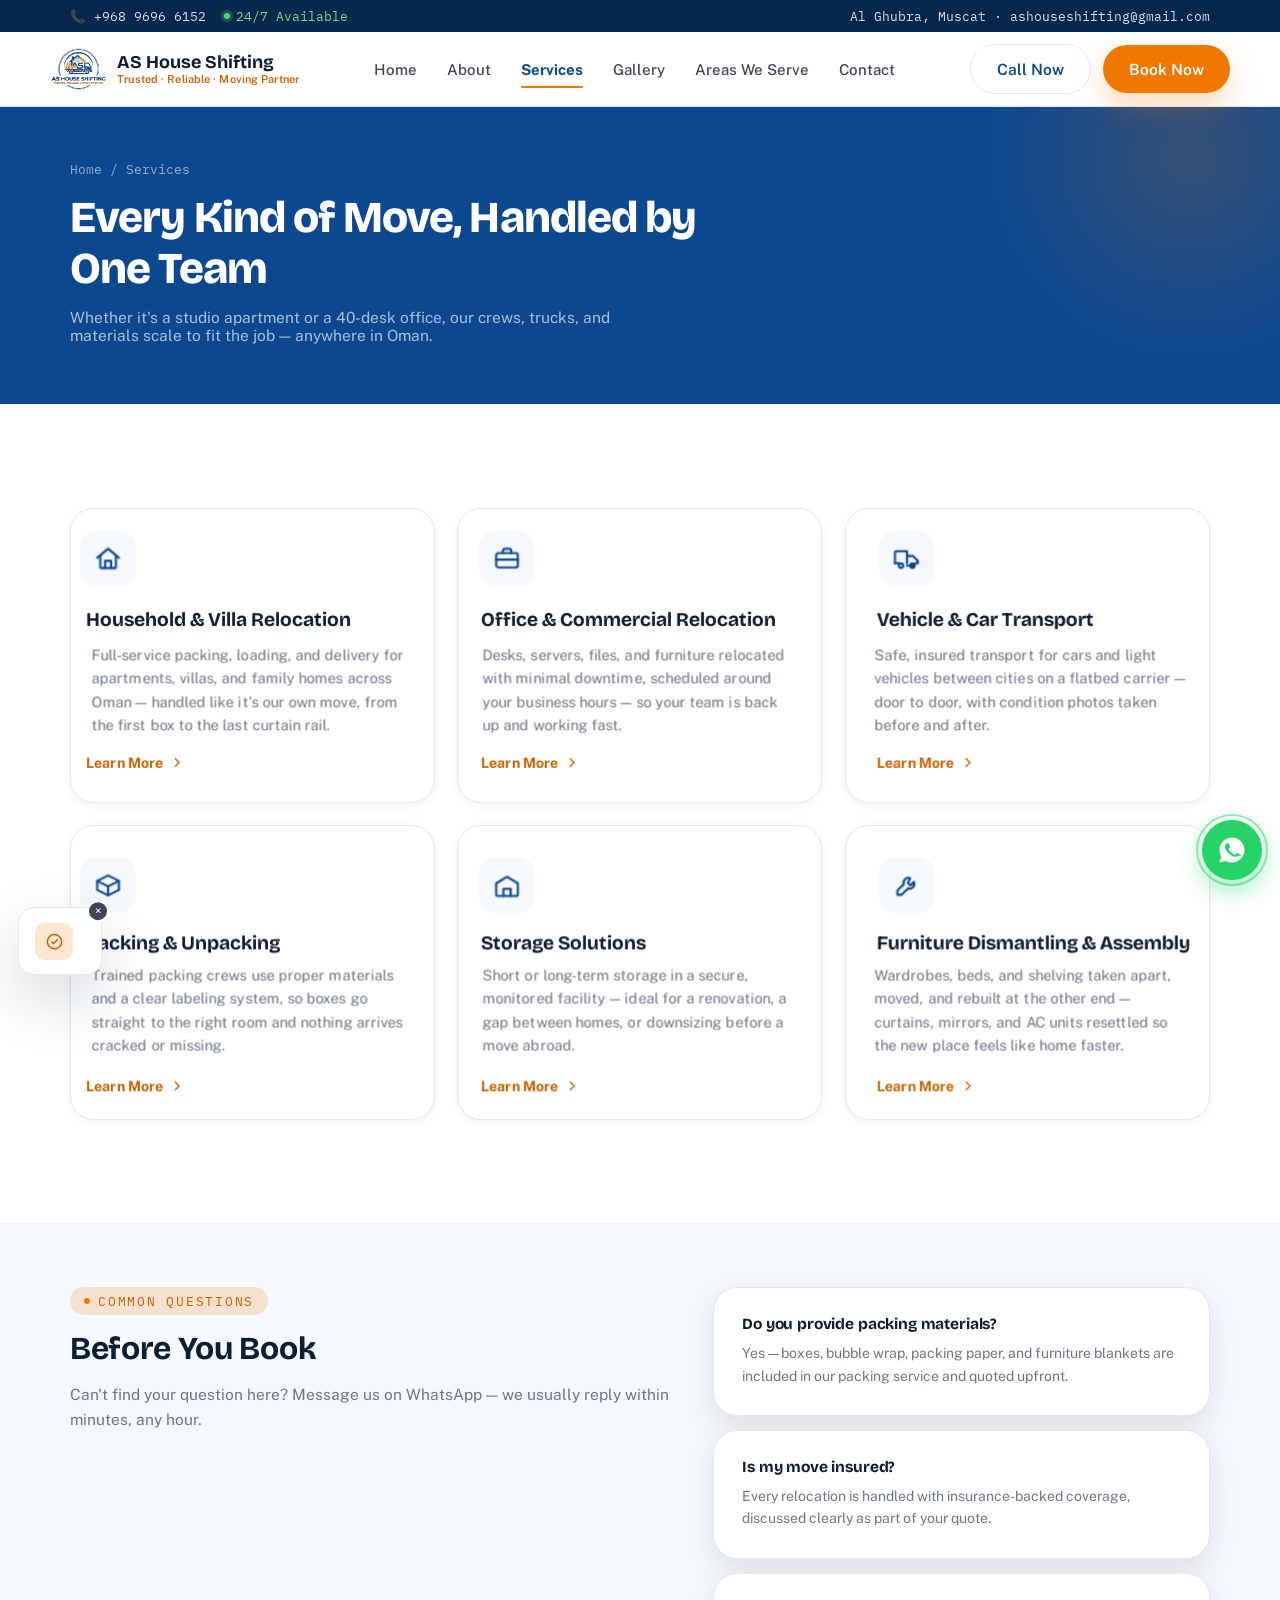
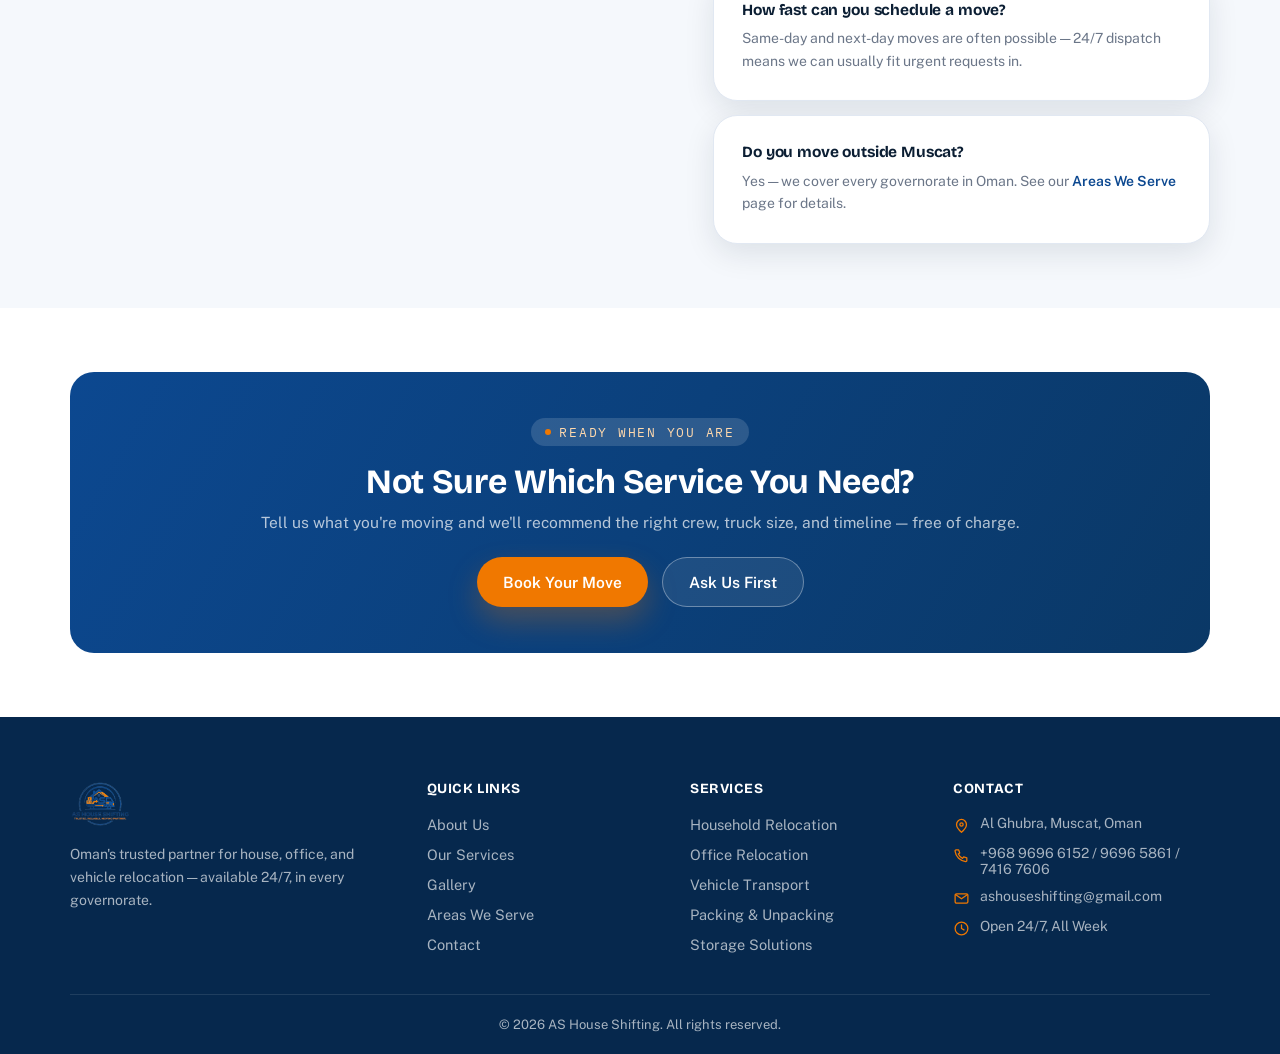
<file: services.html>
<!DOCTYPE html>
<html lang="en">
<head>
<meta charset="UTF-8">
<meta name="viewport" content="width=device-width, initial-scale=1.0">
<title>Our Services | AS House Shifting Oman</title>
<meta name="description" content="Household &amp; villa relocation, office moves, vehicle transport, packing, storage, and furniture assembly — every kind of move, handled by one trusted team across Oman.">
<meta name="theme-color" content="#0C4890">
<link rel="icon" type="image/png" sizes="32x32" href="favicon-32x32.png">
<link rel="icon" type="image/png" sizes="16x16" href="favicon-16x16.png">
<link rel="apple-touch-icon" href="apple-touch-icon.png">
<link rel="manifest" href="site.webmanifest">
<meta property="og:title" content="Our Services | AS House Shifting Oman">
<meta property="og:description" content="Every kind of move, handled by one trusted team across Oman.">
<meta property="og:image" content="android-chrome-512x512.png">
<meta property="og:type" content="website">
<link rel="preconnect" href="https://fonts.googleapis.com">
<link rel="preconnect" href="https://fonts.gstatic.com" crossorigin>
<link href="https://fonts.googleapis.com/css2?family=IBM+Plex+Mono:wght@400;500;600&family=Public+Sans:wght@400;500;600;700&family=Bricolage+Grotesque:wght@600;700;800&display=swap" rel="stylesheet">
<link rel="stylesheet" href="style.css">
</head>
<body>

<div class="topbar">
  <div class="container">
    <div class="topbar-left">
      <a href="tel:+96896966152">📞 +968 9696 6152</a>
      <span class="topbar-badge">24/7 Available</span>
    </div>
    <div class="topbar-hide-mobile">
      <span>Al Ghubra, Muscat · ashouseshifting@gmail.com</span>
    </div>
  </div>
</div>

<header class="site-header">
  <div class="container nav-row">
    <a href="index.html" class="brand">
      <img src="logo.png" alt="AS House Shifting">
      <span class="brand-word">AS House Shifting<span>Trusted · Reliable · Moving Partner</span></span>
    </a>
    <nav class="main-nav">
      <ul>
        <li><a href="index.html">Home</a></li>
        <li><a href="about.html">About</a></li>
        <li class="has-dropdown">
          <a href="services.html">Services</a>
          <div class="dropdown">
            <a href="service-household-relocation.html">Household &amp; Villa Relocation</a>
            <a href="service-office-relocation.html">Office &amp; Commercial Relocation</a>
            <a href="service-vehicle-transport.html">Vehicle &amp; Car Transport</a>
            <a href="service-packing-unpacking.html">Packing &amp; Unpacking</a>
            <a href="service-storage-solutions.html">Storage Solutions</a>
            <a href="service-furniture-assembly.html">Furniture Dismantling &amp; Assembly</a>
          </div>
        </li>
        <li><a href="gallery.html">Gallery</a></li>
        <li><a href="areas-we-serve.html">Areas We Serve</a></li>
        <li><a href="contact.html">Contact</a></li>
      </ul>
    </nav>
    <div class="nav-cta">
      <a href="tel:+96896966152" class="btn btn-ghost">Call Now</a>
      <button class="btn btn-primary" data-open-book>Book Now</button>
    </div>
    <button class="nav-toggle" aria-label="Menu"><span></span><span></span><span></span></button>
  </div>
</header>

<div class="mobile-nav">
  <ul>
    <li><a href="index.html">Home</a></li>
    <li><a href="about.html">About</a></li>
    <li><a href="services.html">Services</a></li>
    <ul class="sub-list">
      <li><a href="service-household-relocation.html">Household &amp; Villa Relocation</a></li>
      <li><a href="service-office-relocation.html">Office &amp; Commercial Relocation</a></li>
      <li><a href="service-vehicle-transport.html">Vehicle &amp; Car Transport</a></li>
      <li><a href="service-packing-unpacking.html">Packing &amp; Unpacking</a></li>
      <li><a href="service-storage-solutions.html">Storage Solutions</a></li>
      <li><a href="service-furniture-assembly.html">Furniture Dismantling &amp; Assembly</a></li>
    </ul>
    <li><a href="gallery.html">Gallery</a></li>
    <li><a href="areas-we-serve.html">Areas We Serve</a></li>
    <li><a href="contact.html">Contact</a></li>
  </ul>
  <div class="mobile-nav-cta">
    <a href="tel:+96896966152" class="btn btn-ghost btn-block">Call Now</a>
    <button class="btn btn-primary btn-block" data-open-book>Book Now</button>
  </div>
</div>

<section class="page-hero">
  <div class="container">
    <div class="breadcrumb"><a href="index.html">Home</a> / <span>Services</span></div>
    <h1>Every Kind of Move, Handled by One Team</h1>
    <p>Whether it's a studio apartment or a 40-desk office, our crews, trucks, and materials scale to fit the job — anywhere in Oman.</p>
  </div>
</section>

<section class="section">
  <div class="container">
    <div class="service-grid tilt-wrap">

      <div class="service-card tilt-card reveal">
        <div class="icon-badge"><svg viewBox="0 0 24 24" fill="none" stroke="currentColor" stroke-width="1.8" stroke-linecap="round" stroke-linejoin="round"><path d="M3 11.5 12 4l9 7.5"/><path d="M5.5 10v9a1 1 0 0 0 1 1h11a1 1 0 0 0 1-1v-9"/><path d="M9.5 20v-6h5v6"/></svg></div>
        <h3>Household &amp; Villa Relocation</h3>
        <p>Full-service packing, loading, and delivery for apartments, villas, and family homes across Oman — handled like it's our own move, from the first box to the last curtain rail.</p>
        <a href="service-household-relocation.html" class="card-link">Learn More <svg viewBox="0 0 24 24" fill="none" stroke="currentColor" stroke-width="2.2" stroke-linecap="round" stroke-linejoin="round"><path d="m9 6 6 6-6 6"/></svg></a>
      </div>

      <div class="service-card tilt-card reveal">
        <div class="icon-badge"><svg viewBox="0 0 24 24" fill="none" stroke="currentColor" stroke-width="1.8" stroke-linecap="round" stroke-linejoin="round"><rect x="3" y="7.5" width="18" height="12" rx="2"/><path d="M8.5 7.5V6a2 2 0 0 1 2-2h3a2 2 0 0 1 2 2v1.5"/><path d="M3 13h18"/></svg></div>
        <h3>Office &amp; Commercial Relocation</h3>
        <p>Desks, servers, files, and furniture relocated with minimal downtime, scheduled around your business hours — so your team is back up and working fast.</p>
        <a href="service-office-relocation.html" class="card-link">Learn More <svg viewBox="0 0 24 24" fill="none" stroke="currentColor" stroke-width="2.2" stroke-linecap="round" stroke-linejoin="round"><path d="m9 6 6 6-6 6"/></svg></a>
      </div>

      <div class="service-card tilt-card reveal">
        <div class="icon-badge"><svg viewBox="0 0 24 24" fill="none" stroke="currentColor" stroke-width="1.8" stroke-linecap="round" stroke-linejoin="round"><path d="M2 16V7a1 1 0 0 1 1-1h9v10"/><path d="M12 10h5l4 4v2h-2"/><circle cx="7" cy="18" r="1.8"/><circle cx="16.5" cy="18" r="1.8"/><path d="M2 16h3.2M18.3 18H12"/></svg></div>
        <h3>Vehicle &amp; Car Transport</h3>
        <p>Safe, insured transport for cars and light vehicles between cities on a flatbed carrier — door to door, with condition photos taken before and after.</p>
        <a href="service-vehicle-transport.html" class="card-link">Learn More <svg viewBox="0 0 24 24" fill="none" stroke="currentColor" stroke-width="2.2" stroke-linecap="round" stroke-linejoin="round"><path d="m9 6 6 6-6 6"/></svg></a>
      </div>

      <div class="service-card tilt-card reveal">
        <div class="icon-badge"><svg viewBox="0 0 24 24" fill="none" stroke="currentColor" stroke-width="1.8" stroke-linecap="round" stroke-linejoin="round"><path d="M3 8.5 12 4l9 4.5-9 4.5-9-4.5Z"/><path d="M3 8.5V16l9 4.5 9-4.5V8.5"/><path d="M12 13v7.5"/></svg></div>
        <h3>Packing &amp; Unpacking</h3>
        <p>Trained packing crews use proper materials and a clear labeling system, so boxes go straight to the right room and nothing arrives cracked or missing.</p>
        <a href="service-packing-unpacking.html" class="card-link">Learn More <svg viewBox="0 0 24 24" fill="none" stroke="currentColor" stroke-width="2.2" stroke-linecap="round" stroke-linejoin="round"><path d="m9 6 6 6-6 6"/></svg></a>
      </div>

      <div class="service-card tilt-card reveal">
        <div class="icon-badge"><svg viewBox="0 0 24 24" fill="none" stroke="currentColor" stroke-width="1.8" stroke-linecap="round" stroke-linejoin="round"><path d="M3 10.5 12 5l9 5.5V20a1 1 0 0 1-1 1H4a1 1 0 0 1-1-1Z"/><path d="M9 21v-6h6v6"/></svg></div>
        <h3>Storage Solutions</h3>
        <p>Short or long-term storage in a secure, monitored facility — ideal for a renovation, a gap between homes, or downsizing before a move abroad.</p>
        <a href="service-storage-solutions.html" class="card-link">Learn More <svg viewBox="0 0 24 24" fill="none" stroke="currentColor" stroke-width="2.2" stroke-linecap="round" stroke-linejoin="round"><path d="m9 6 6 6-6 6"/></svg></a>
      </div>

      <div class="service-card tilt-card reveal">
        <div class="icon-badge"><svg viewBox="0 0 24 24" fill="none" stroke="currentColor" stroke-width="1.8" stroke-linecap="round" stroke-linejoin="round"><path d="M14.7 6.3a4 4 0 0 0-5.4 4.9L4 16.5V20h3.5l5.3-5.3a4 4 0 0 0 4.9-5.4l-2.9 2.9-2.1-2.1Z"/></svg></div>
        <h3>Furniture Dismantling &amp; Assembly</h3>
        <p>Wardrobes, beds, and shelving taken apart, moved, and rebuilt at the other end — curtains, mirrors, and AC units resettled so the new place feels like home faster.</p>
        <a href="service-furniture-assembly.html" class="card-link">Learn More <svg viewBox="0 0 24 24" fill="none" stroke="currentColor" stroke-width="2.2" stroke-linecap="round" stroke-linejoin="round"><path d="m9 6 6 6-6 6"/></svg></a>
      </div>

    </div>
  </div>
</section>

<!-- FAQ -->
<section class="section-tight" style="background:var(--cloud);">
  <div class="container">
    <div class="two-col">
      <div>
        <span class="eyebrow">Common Questions</span>
        <h2 style="font-size:clamp(24px,3.5vw,32px);">Before You Book</h2>
        <p style="margin-top:14px; color:var(--slate-soft); font-size:15.5px; line-height:1.6;">Can't find your question here? Message us on WhatsApp — we usually reply within minutes, any hour.</p>
      </div>
      <div style="display:flex; flex-direction:column; gap:14px;">
        <div class="form-card">
          <h4 style="font-size:15.5px; margin-bottom:8px;">Do you provide packing materials?</h4>
          <p style="font-size:14px; color:var(--slate-soft); line-height:1.6;">Yes — boxes, bubble wrap, packing paper, and furniture blankets are included in our packing service and quoted upfront.</p>
        </div>
        <div class="form-card">
          <h4 style="font-size:15.5px; margin-bottom:8px;">Is my move insured?</h4>
          <p style="font-size:14px; color:var(--slate-soft); line-height:1.6;">Every relocation is handled with insurance-backed coverage, discussed clearly as part of your quote.</p>
        </div>
        <div class="form-card">
          <h4 style="font-size:15.5px; margin-bottom:8px;">How fast can you schedule a move?</h4>
          <p style="font-size:14px; color:var(--slate-soft); line-height:1.6;">Same-day and next-day moves are often possible — 24/7 dispatch means we can usually fit urgent requests in.</p>
        </div>
        <div class="form-card">
          <h4 style="font-size:15.5px; margin-bottom:8px;">Do you move outside Muscat?</h4>
          <p style="font-size:14px; color:var(--slate-soft); line-height:1.6;">Yes — we cover every governorate in Oman. See our <a href="areas-we-serve.html" style="color:var(--navy); font-weight:600;">Areas We Serve</a> page for details.</p>
        </div>
      </div>
    </div>
  </div>
</section>

<section class="section-tight">
  <div class="container">
    <div class="cta-band reveal">
      <span class="eyebrow" style="background:rgba(255,255,255,0.14); color:#FFD9AD;">Ready When You Are</span>
      <h2>Not Sure Which Service You Need?</h2>
      <p>Tell us what you're moving and we'll recommend the right crew, truck size, and timeline — free of charge.</p>
      <div class="cta-actions">
        <button class="btn btn-primary" data-open-book>Book Your Move</button>
        <a href="contact.html" class="btn btn-ghost-light">Ask Us First</a>
      </div>
    </div>
  </div>
</section>

<footer class="site-footer">
  <div class="container">
    <div class="footer-grid">
      <div class="footer-brand">
        <img src="logo.png" alt="AS House Shifting">
        <p>Oman's trusted partner for house, office, and vehicle relocation — available 24/7, in every governorate.</p>
      </div>
      <div class="footer-col">
        <h5>Quick Links</h5>
        <ul>
          <li><a href="about.html">About Us</a></li>
          <li><a href="services.html">Our Services</a></li>
          <li><a href="gallery.html">Gallery</a></li>
          <li><a href="areas-we-serve.html">Areas We Serve</a></li>
          <li><a href="contact.html">Contact</a></li>
        </ul>
      </div>
      <div class="footer-col">
        <h5>Services</h5>
        <ul>
          <li><a href="service-household-relocation.html">Household Relocation</a></li>
          <li><a href="service-office-relocation.html">Office Relocation</a></li>
          <li><a href="service-vehicle-transport.html">Vehicle Transport</a></li>
          <li><a href="service-packing-unpacking.html">Packing &amp; Unpacking</a></li>
          <li><a href="service-storage-solutions.html">Storage Solutions</a></li>
        </ul>
      </div>
      <div class="footer-col">
        <h5>Contact</h5>
        <ul class="footer-contact">
          <li><svg viewBox="0 0 24 24" fill="none" stroke="currentColor" stroke-width="1.8" stroke-linecap="round" stroke-linejoin="round"><path d="M19 10.5c0 5-7 11-7 11s-7-6-7-11a7 7 0 0 1 14 0Z"/><circle cx="12" cy="10.5" r="2.3"/></svg> Al Ghubra, Muscat, Oman</li>
          <li><svg viewBox="0 0 24 24" fill="none" stroke="currentColor" stroke-width="1.8" stroke-linecap="round" stroke-linejoin="round"><path d="M4.5 4h3.5l1.5 4.5-2 1.5a12 12 0 0 0 6 6l1.5-2 4.5 1.5v3.5a1.5 1.5 0 0 1-1.6 1.5A16.5 16.5 0 0 1 3 6.1 1.5 1.5 0 0 1 4.5 4Z"/></svg> +968 9696 6152 / 9696 5861 / 7416 7606</li>
          <li><svg viewBox="0 0 24 24" fill="none" stroke="currentColor" stroke-width="1.8" stroke-linecap="round" stroke-linejoin="round"><rect x="3" y="5.5" width="18" height="13" rx="2"/><path d="m3.5 6.5 8.5 6 8.5-6"/></svg> ashouseshifting@gmail.com</li>
          <li><svg viewBox="0 0 24 24" fill="none" stroke="currentColor" stroke-width="1.8" stroke-linecap="round" stroke-linejoin="round"><circle cx="12" cy="12" r="9"/><path d="M12 7v5l3.5 2"/></svg> Open 24/7, All Week</li>
        </ul>
      </div>
    </div>
    <div class="footer-bottom">© <span id="year"></span> AS House Shifting. All rights reserved.</div>
  </div>
</footer>

<div class="wa-fab" id="waFab">
  <div class="wa-options">
    <a class="wa-option" href="https://wa.me/96896966152" target="_blank" rel="noopener"><svg viewBox="0 0 24 24" fill="currentColor"><path d="M12 2C6.5 2 2 6.5 2 12c0 1.8.5 3.6 1.4 5.1L2 22l5.1-1.3A10 10 0 0 0 12 22c5.5 0 10-4.5 10-10S17.5 2 12 2Z"/></svg> +968 9696 6152</a>
    <a class="wa-option" href="https://wa.me/96896965861" target="_blank" rel="noopener"><svg viewBox="0 0 24 24" fill="currentColor"><path d="M12 2C6.5 2 2 6.5 2 12c0 1.8.5 3.6 1.4 5.1L2 22l5.1-1.3A10 10 0 0 0 12 22c5.5 0 10-4.5 10-10S17.5 2 12 2Z"/></svg> +968 9696 5861</a>
    <a class="wa-option" href="https://wa.me/96874167606" target="_blank" rel="noopener"><svg viewBox="0 0 24 24" fill="currentColor"><path d="M12 2C6.5 2 2 6.5 2 12c0 1.8.5 3.6 1.4 5.1L2 22l5.1-1.3A10 10 0 0 0 12 22c5.5 0 10-4.5 10-10S17.5 2 12 2Z"/></svg> +968 7416 7606</a>
  </div>
  <button class="wa-fab-main" aria-label="Chat on WhatsApp">
    <svg viewBox="0 0 24 24" fill="currentColor"><path d="M12 2C6.5 2 2 6.5 2 12c0 1.8.5 3.6 1.4 5.1L2 22l5.1-1.3A10 10 0 0 0 12 22c5.5 0 10-4.5 10-10S17.5 2 12 2Zm5.6 14.2c-.2.6-1.3 1.2-1.8 1.2-.5.1-1 .1-1.7-.1-.4-.1-1-.3-1.7-.6-2.9-1.3-4.8-4.2-4.9-4.4-.1-.2-1.2-1.6-1.2-3s.7-2.1 1-2.4c.3-.3.6-.4.8-.4h.6c.2 0 .5 0 .7.5.3.6.9 2.1 1 2.2.1.2.1.4 0 .6-.1.2-.2.3-.3.5-.2.2-.3.3-.5.5-.2.2-.4.4-.2.7.2.3.9 1.5 2 2.4 1.4 1.2 2.5 1.6 2.9 1.8.3.1.5.1.6-.1.2-.2.7-.8.9-1.1.2-.3.4-.2.6-.1.2.1 1.6.8 1.9.9.3.2.5.2.6.4.1.2.1.9-.1 1.4Z"/></svg>
  </button>
</div>

<div class="booking-toast" id="bookingToast">
  <button class="close-toast" aria-label="Dismiss">×</button>
  <div class="pip"><svg viewBox="0 0 24 24" fill="none" stroke="currentColor" stroke-width="1.8" stroke-linecap="round" stroke-linejoin="round"><circle cx="12" cy="12" r="9"/><path d="m8.5 12.3 2.3 2.3 4.7-5"/></svg></div>
  <div class="txt"><span class="js-toast-text"></span><span class="time js-toast-time"></span></div>
</div>

<div class="modal-overlay" id="bookModal">
  <div class="modal-card">
    <button class="modal-close" aria-label="Close">×</button>
    <h3 class="modal-title">How Would You Like to Book?</h3>
    <p class="modal-sub">Choose whichever is easier — we reply fast either way.</p>
    <div class="book-choice">
      <button class="book-choice-btn" data-choice="whatsapp">
        <span class="ic" style="background:rgba(37,211,102,0.12);"><svg viewBox="0 0 24 24" fill="#25D366"><path d="M12 2C6.5 2 2 6.5 2 12c0 1.8.5 3.6 1.4 5.1L2 22l5.1-1.3A10 10 0 0 0 12 22c5.5 0 10-4.5 10-10S17.5 2 12 2Z"/></svg></span>
        <span><b>Chat on WhatsApp</b><span>Message our team directly, any of our 3 lines</span></span>
      </button>
      <div class="wa-number-list">
        <a href="https://wa.me/96896966152" target="_blank" rel="noopener">+968 9696 6152 →</a>
        <a href="https://wa.me/96896965861" target="_blank" rel="noopener">+968 9696 5861 →</a>
        <a href="https://wa.me/96874167606" target="_blank" rel="noopener">+968 7416 7606 →</a>
      </div>
      <button class="book-choice-btn" data-choice="form">
        <span class="ic" style="background:var(--orange-glow);"><svg viewBox="0 0 24 24" fill="none" stroke="var(--orange-deep)" stroke-width="1.8" stroke-linecap="round" stroke-linejoin="round"><path d="M21 3 3 10.5l7 2.5 2.5 7L21 3Z"/></svg></span>
        <span><b>Fill the Quote Form</b><span>Send your move details, we'll reply by phone or WhatsApp</span></span>
      </button>
    </div>
  </div>
</div>

<script src="main.js"></script>
<script>document.getElementById('year').textContent = new Date().getFullYear();</script>
</body>
</html>
</file>
<file: style.css>
/* ==========================================================================
   AS HOUSE SHIFTING — Design System
   Signature: the dashed "route line" — a GPS-style path that traces a move
   from origin to destination. Used in the hero and in the process steps,
   the only two places it earns its keep. Everywhere else stays quiet.
   ========================================================================== */

/* ---- Tokens ---- */
:root {
  /* Brand — sampled directly from the logo artwork */
  --navy: #0C4890;
  --navy-deep: #06284D;
  --navy-mid: #0A3866;
  --orange: #F07800;
  --orange-deep: #C96200;
  --orange-glow: rgba(240, 120, 0, 0.18);

  /* Neutrals — cool, not the default warm cream */
  --cloud: #F5F8FC;
  --cloud-dim: #EBF1F8;
  --white: #FFFFFF;
  --line: #E1E8F2;
  --slate: #3C4658;
  --slate-soft: #6B7688;
  --ink: #0B1E33;

  /* Type */
  --font-display: 'Bricolage Grotesque', sans-serif;
  --font-body: 'Public Sans', sans-serif;
  --font-mono: 'IBM Plex Mono', monospace;

  /* Scale */
  --radius-sm: 10px;
  --radius-md: 16px;
  --radius-lg: 24px;
  --radius-pill: 999px;

  --shadow-sm: 0 2px 8px rgba(11, 30, 51, 0.06);
  --shadow-md: 0 10px 30px rgba(11, 30, 51, 0.10);
  --shadow-lg: 0 24px 60px rgba(11, 30, 51, 0.16);
  --shadow-orange: 0 14px 30px rgba(240, 120, 0, 0.28);

  --ease: cubic-bezier(0.22, 1, 0.36, 1);
  --container: 1180px;
}

/* ---- Reset ---- */
*, *::before, *::after { box-sizing: border-box; }
html { scroll-behavior: smooth; }
body {
  margin: 0;
  font-family: var(--font-body);
  color: var(--slate);
  background: var(--white);
  -webkit-font-smoothing: antialiased;
  overflow-x: hidden;
}
img { max-width: 100%; display: block; }
a { color: inherit; text-decoration: none; }
ul { list-style: none; margin: 0; padding: 0; }
button { font-family: inherit; cursor: pointer; }
h1, h2, h3, h4, h5 { font-family: var(--font-display); font-weight: 700; color: var(--ink); margin: 0; line-height: 1.15; letter-spacing: -0.01em; }
p { margin: 0; }

@media (prefers-reduced-motion: reduce) {
  *, *::before, *::after { animation-duration: 0.001ms !important; animation-iteration-count: 1 !important; transition-duration: 0.001ms !important; scroll-behavior: auto !important; }
}

:focus-visible { outline: 3px solid var(--orange); outline-offset: 2px; }

/* ---- Layout ---- */
.container { width: 100%; max-width: var(--container); margin: 0 auto; padding: 0 20px; }
.section { padding: 64px 0; }
.section-tight { padding: 40px 0; }
@media (min-width: 900px) {
  .section { padding: 104px 0; }
  .section-tight { padding: 64px 0; }
}

.eyebrow {
  display: inline-flex;
  align-items: center;
  gap: 8px;
  font-family: var(--font-mono);
  font-size: 12.5px;
  letter-spacing: 0.14em;
  text-transform: uppercase;
  color: var(--orange-deep);
  background: var(--orange-glow);
  padding: 6px 14px;
  border-radius: var(--radius-pill);
  margin-bottom: 16px;
}
.eyebrow::before { content: ''; width: 6px; height: 6px; border-radius: 50%; background: var(--orange); }

.section-head { max-width: 640px; margin-bottom: 40px; }
.section-head h2 { font-size: clamp(28px, 4.5vw, 42px); letter-spacing: -0.01em; }
.section-head p { margin-top: 14px; font-size: 17px; color: var(--slate-soft); line-height: 1.6; }
.section-head.center { margin-left: auto; margin-right: auto; text-align: center; }

/* ---- Buttons ---- */
.btn {
  display: inline-flex;
  align-items: center;
  justify-content: center;
  gap: 10px;
  padding: 15px 26px;
  border-radius: var(--radius-pill);
  font-family: var(--font-body);
  font-weight: 600;
  font-size: 15.5px;
  border: none;
  transition: transform 0.25s var(--ease), box-shadow 0.25s var(--ease), background 0.2s;
  white-space: nowrap;
}
.btn:active { transform: scale(0.97); }
.btn-primary { background: var(--orange); color: var(--white); box-shadow: var(--shadow-orange); }
.btn-primary:hover { background: var(--orange-deep); transform: translateY(-2px); }
.btn-dark { background: var(--navy); color: var(--white); box-shadow: 0 14px 30px rgba(12, 72, 144, 0.28); }
.btn-dark:hover { background: var(--navy-mid); transform: translateY(-2px); }
.btn-ghost { background: transparent; color: var(--navy); border: 1.5px solid var(--line); }
.btn-ghost:hover { border-color: var(--navy); background: var(--cloud); }
.btn-ghost-light { background: rgba(255,255,255,0.08); color: var(--white); border: 1.5px solid rgba(255,255,255,0.35); }
.btn-ghost-light:hover { background: rgba(255,255,255,0.16); }
.btn-block { width: 100%; }
.btn svg { width: 18px; height: 18px; flex-shrink: 0; }

/* ---- Header ---- */
.topbar {
  background: var(--navy-deep);
  color: rgba(255,255,255,0.85);
  font-family: var(--font-mono);
  font-size: 12.5px;
}
.topbar .container { display: flex; align-items: center; justify-content: space-between; padding-top: 8px; padding-bottom: 8px; gap: 12px; flex-wrap: wrap; }
.topbar-left { display: flex; align-items: center; gap: 18px; flex-wrap: wrap; }
.topbar a:hover { color: var(--orange); }
.topbar-badge { display: inline-flex; align-items: center; gap: 6px; color: #7FD68C; }
.topbar-badge::before { content: ''; width: 6px; height: 6px; border-radius: 50%; background: #4CD964; box-shadow: 0 0 0 3px rgba(76,217,100,0.25); }
.topbar-hide-mobile { display: none; }
@media (min-width: 720px) { .topbar-hide-mobile { display: inline; } }

.site-header {
  position: sticky; top: 0; z-index: 200;
  background: rgba(255,255,255,0.92);
  backdrop-filter: blur(10px);
  border-bottom: 1px solid var(--line);
}
.nav-row { display: flex; align-items: center; justify-content: space-between; padding: 12px 0; gap: 16px; }
.brand { display: flex; align-items: center; gap: 10px; }
.brand img { height: 44px; width: auto; }
.brand-word { font-family: var(--font-display); font-weight: 700; font-size: 18px; color: var(--ink); line-height: 1.1; }
.brand-word span { display: block; font-family: var(--font-body); font-weight: 600; font-size: 11px; letter-spacing: 0.01em; color: var(--orange-deep); text-transform: none; }

.main-nav { display: none; }
.main-nav ul { display: flex; align-items: center; gap: 30px; }
.main-nav a { font-size: 15px; font-weight: 500; color: var(--slate); padding: 8px 0; position: relative; }
.main-nav a:hover { color: var(--navy); }
.main-nav a.active { color: var(--navy); font-weight: 700; }
.main-nav a.active::after { content: ''; position: absolute; left: 0; right: 0; bottom: -2px; height: 2px; background: var(--orange); border-radius: 2px; }

.has-dropdown { position: relative; }
.dropdown {
  position: absolute; top: calc(100% + 14px); left: 50%; transform: translateX(-50%) translateY(6px);
  background: var(--white); border-radius: var(--radius-md); box-shadow: var(--shadow-lg); border: 1px solid var(--line);
  min-width: 260px; padding: 10px; opacity: 0; visibility: hidden; transition: all 0.2s var(--ease);
}
.has-dropdown:hover .dropdown { opacity: 1; visibility: visible; transform: translateX(-50%) translateY(0); }
.dropdown a { display: block; padding: 10px 14px; border-radius: 10px; font-size: 14.5px; }
.dropdown a:hover { background: var(--cloud); color: var(--navy); }

.nav-cta { display: none; align-items: center; gap: 12px; }
.nav-toggle {
  display: flex; flex-direction: column; gap: 5px; background: none; border: none; padding: 8px; z-index: 210;
}
.nav-toggle span { width: 24px; height: 2px; background: var(--ink); border-radius: 2px; transition: all 0.25s var(--ease); }
.nav-toggle.open span:nth-child(1) { transform: translateY(7px) rotate(45deg); }
.nav-toggle.open span:nth-child(2) { opacity: 0; }
.nav-toggle.open span:nth-child(3) { transform: translateY(-7px) rotate(-45deg); }

@media (min-width: 1020px) {
  .main-nav { display: block; }
  .nav-cta { display: flex; }
  .nav-toggle { display: none; }
}

.mobile-nav {
  position: fixed; inset: 0; background: var(--white); z-index: 190;
  padding: 100px 24px 40px; transform: translateX(100%); transition: transform 0.35s var(--ease); overflow-y: auto;
}
.mobile-nav.open { transform: translateX(0); }
.mobile-nav ul { display: flex; flex-direction: column; gap: 4px; }
.mobile-nav a { display: block; padding: 14px 6px; font-size: 18px; font-weight: 600; color: var(--ink); border-bottom: 1px solid var(--line); }
.mobile-nav .sub-list { padding-left: 16px; }
.mobile-nav .sub-list a { font-size: 15px; font-weight: 500; color: var(--slate-soft); border-bottom: none; padding: 10px 6px; }
.mobile-nav-cta { margin-top: 24px; display: flex; flex-direction: column; gap: 12px; }

/* ---- Hero + Route Line signature ---- */
.hero { position: relative; padding: 56px 0 80px; overflow: hidden; background: var(--cloud); }
.hero::before {
  content: ''; position: absolute; top: -140px; right: -160px; width: 480px; height: 480px; border-radius: 50%;
  background: radial-gradient(circle, var(--orange-glow), transparent 70%);
}
.hero-grid { display: grid; gap: 40px; position: relative; z-index: 2; }
.hero-copy h1 { font-size: clamp(32px, 6vw, 56px); font-weight: 800; letter-spacing: -0.03em; }
.hero-copy h1 em { font-style: normal; color: var(--navy); position: relative; }
.hero-copy p.lead { margin-top: 18px; font-size: 17.5px; color: var(--slate-soft); max-width: 520px; line-height: 1.65; }
.hero-actions { margin-top: 30px; display: flex; flex-wrap: wrap; gap: 14px; }
.hero-trust { margin-top: 34px; display: flex; flex-wrap: wrap; gap: 22px; }
.hero-trust-item { display: flex; align-items: center; gap: 10px; font-size: 13.5px; font-weight: 600; color: var(--navy-mid); }
.hero-trust-item svg { width: 20px; height: 20px; color: var(--orange); flex-shrink: 0; }

.route-stage {
  position: relative; background: var(--white); border-radius: var(--radius-lg);
  box-shadow: var(--shadow-lg); padding: 30px 20px 26px; min-height: 260px;
  display: flex; flex-direction: column; justify-content: space-between;
}
.route-stage svg#routePath { width: 100%; height: auto; }
.route-dash {
  stroke-dasharray: 8 10; stroke-linecap: round; fill: none; stroke: var(--line); stroke-width: 3;
}
.route-dash-active {
  stroke-dasharray: 8 10; stroke-linecap: round; fill: none; stroke: var(--orange); stroke-width: 3;
  stroke-dashoffset: 400; animation: dash-flow 3.2s linear infinite;
}
@keyframes dash-flow { to { stroke-dashoffset: 0; } }
.route-node { fill: var(--navy); }
.route-node.dest { fill: var(--orange); }
.route-truck { animation: truck-drive 3.2s linear infinite; }
@keyframes truck-drive { 0% { offset-distance: 0%; } 100% { offset-distance: 100%; } }
.route-labels { display: flex; justify-content: space-between; font-family: var(--font-mono); font-size: 11.5px; color: var(--slate-soft); margin-top: 12px; }
.route-labels strong { color: var(--ink); display: block; font-size: 13px; margin-bottom: 2px; }
.route-stat-row { display: flex; gap: 18px; margin-top: 22px; padding-top: 22px; border-top: 1px solid var(--line); }
.route-stat b { display: block; font-family: var(--font-mono); font-size: 22px; color: var(--navy); }
.route-stat span { font-size: 12px; color: var(--slate-soft); }

@media (min-width: 900px) {
  .hero-grid { grid-template-columns: 1.05fr 0.95fr; align-items: center; }
}

/* ---- Stats strip ---- */
.stats-strip { background: var(--navy-deep); padding: 40px 0; }
.stats-grid { display: grid; grid-template-columns: repeat(2, 1fr); gap: 28px; text-align: center; }
.stat b { font-family: var(--font-mono); font-size: clamp(28px, 4vw, 40px); color: var(--white); display: block; }
.stat span { font-size: 13px; color: rgba(255,255,255,0.6); letter-spacing: 0.02em; }
@media (min-width: 720px) { .stats-grid { grid-template-columns: repeat(4, 1fr); } }

/* ---- Service cards (3D tilt) ---- */
.tilt-wrap { perspective: 1000px; }
.service-grid { display: grid; grid-template-columns: 1fr; gap: 22px; }
@media (min-width: 640px) { .service-grid { grid-template-columns: repeat(2, 1fr); } }
@media (min-width: 1020px) { .service-grid { grid-template-columns: repeat(3, 1fr); } }

.service-card {
  position: relative; background: var(--white); border: 1px solid var(--line); border-radius: var(--radius-lg);
  padding: 30px 26px; box-shadow: var(--shadow-sm); transition: box-shadow 0.35s var(--ease), transform 0.35s var(--ease);
  transform-style: preserve-3d; will-change: transform; height: 100%; display: flex; flex-direction: column;
}
.service-card:hover { box-shadow: var(--shadow-lg); }
.service-card .icon-badge {
  width: 54px; height: 54px; border-radius: 16px; background: var(--cloud);
  display: flex; align-items: center; justify-content: center; margin-bottom: 20px; transform: translateZ(30px);
}
.service-card .icon-badge svg { width: 28px; height: 28px; color: var(--navy); }
.service-card h3 { font-size: 19px; margin-bottom: 10px; transform: translateZ(20px); }
.service-card p { font-size: 14.5px; color: var(--slate-soft); line-height: 1.6; flex-grow: 1; transform: translateZ(10px); }
.service-card .card-link { margin-top: 18px; display: inline-flex; align-items: center; gap: 6px; font-size: 14px; font-weight: 700; color: var(--orange-deep); transform: translateZ(20px); }
.service-card .card-link svg { width: 15px; height: 15px; transition: transform 0.25s var(--ease); }
.service-card:hover .card-link svg { transform: translateX(4px); }
.service-card::after {
  content: ''; position: absolute; inset: 0; border-radius: var(--radius-lg); padding: 1px;
  background: linear-gradient(135deg, var(--orange), transparent 40%); opacity: 0; transition: opacity 0.35s;
  -webkit-mask: linear-gradient(#fff 0 0) content-box, linear-gradient(#fff 0 0);
  -webkit-mask-composite: xor; mask-composite: exclude; pointer-events: none;
}
.service-card:hover::after { opacity: 1; }

/* ---- Why choose us ---- */
.feature-panel { background: var(--navy); border-radius: var(--radius-lg); padding: 46px 30px; position: relative; overflow: hidden; }
.feature-panel::before { content:''; position:absolute; width:340px; height:340px; border-radius:50%; background: radial-gradient(circle, rgba(255,255,255,0.08), transparent 70%); top:-100px; left:-100px; }
.feature-grid { display: grid; grid-template-columns: 1fr; gap: 18px; position: relative; z-index: 1; }
@media (min-width: 640px) { .feature-grid { grid-template-columns: repeat(2, 1fr); } }
.feature-item { display: flex; gap: 14px; align-items: flex-start; }
.feature-item .dot { width: 34px; height: 34px; border-radius: 10px; background: rgba(255,255,255,0.12); flex-shrink: 0; display:flex; align-items:center; justify-content:center; }
.feature-item .dot svg { width: 18px; height: 18px; color: var(--orange); }
.feature-item h4 { color: var(--white); font-size: 15.5px; margin-bottom: 3px; }
.feature-item p { color: rgba(255,255,255,0.62); font-size: 13.5px; line-height: 1.5; }

/* ---- Process (route-connected steps) ---- */
.process-list { display: grid; grid-template-columns: 1fr; gap: 0; position: relative; }
.process-step { display: grid; grid-template-columns: 44px 1fr; gap: 18px; padding-bottom: 34px; position: relative; }
.process-step:last-child { padding-bottom: 0; }
.process-marker { position: relative; display: flex; justify-content: center; }
.process-marker .num {
  width: 44px; height: 44px; border-radius: 50%; background: var(--white); border: 2px solid var(--navy);
  color: var(--navy); font-family: var(--font-mono); font-weight: 600; display: flex; align-items: center; justify-content: center; z-index: 2; font-size: 15px;
}
.process-step:first-child .process-marker .num { background: var(--orange); border-color: var(--orange); color: var(--white); }
.process-marker .line { position: absolute; top: 44px; bottom: -34px; left: 50%; width: 0; border-left: 2px dashed var(--line); }
.process-step:last-child .process-marker .line { display: none; }
.process-body h4 { font-size: 17px; margin-bottom: 6px; }
.process-body p { font-size: 14.5px; color: var(--slate-soft); line-height: 1.6; max-width: 460px; }
@media (min-width: 900px) {
  .process-list { grid-template-columns: repeat(4, 1fr); gap: 0; }
  .process-step { grid-template-columns: 1fr; text-align: center; padding-bottom: 0; }
  .process-marker { margin: 0 auto 18px; }
  .process-marker .line { top: 22px; left: calc(50% + 22px); right: -50%; width: auto; height: 0; border-left: none; border-top: 2px dashed var(--line); }
  .process-step:last-child .process-marker .line { display: none; }
  .process-body p { margin: 0 auto; }
}

/* ---- Testimonials ---- */
.testi-grid { display: grid; grid-template-columns: 1fr; gap: 20px; }
@media (min-width: 720px) { .testi-grid { grid-template-columns: repeat(2, 1fr); } }
@media (min-width: 1020px) { .testi-grid { grid-template-columns: repeat(3, 1fr); } }
.testi-card { background: var(--white); border: 1px solid var(--line); border-radius: var(--radius-lg); padding: 26px; box-shadow: var(--shadow-sm); }
.testi-stars { color: var(--orange); font-size: 14px; letter-spacing: 2px; margin-bottom: 12px; }
.testi-card p.quote { font-size: 14.5px; line-height: 1.65; color: var(--slate); margin-bottom: 20px; }
.testi-person { display: flex; align-items: center; gap: 12px; }
.testi-avatar { width: 42px; height: 42px; border-radius: 50%; background: var(--navy); color: var(--white); display: flex; align-items: center; justify-content: center; font-family: var(--font-display); font-weight: 700; font-size: 15px; flex-shrink: 0; }
.testi-person b { display: block; font-size: 14px; color: var(--ink); }
.testi-person span { font-size: 12.5px; color: var(--slate-soft); }

/* ---- Areas ---- */
.area-chip-grid { display: flex; flex-wrap: wrap; gap: 10px; }
.area-chip { display: inline-flex; align-items: center; gap: 8px; padding: 10px 18px; border-radius: var(--radius-pill); background: var(--cloud); font-size: 14px; font-weight: 600; color: var(--navy-mid); border: 1px solid var(--line); }
.area-chip svg { width: 14px; height: 14px; color: var(--orange); }

/* ---- CTA banner ---- */
.cta-band { background: linear-gradient(120deg, var(--navy) 0%, var(--navy-mid) 100%); border-radius: var(--radius-lg); padding: 46px 30px; text-align: center; position: relative; overflow: hidden; }
.cta-band h2 { color: var(--white); font-size: clamp(24px, 4vw, 34px); }
.cta-band p { color: rgba(255,255,255,0.7); margin-top: 12px; font-size: 15.5px; }
.cta-actions { margin-top: 26px; display: flex; flex-wrap: wrap; justify-content: center; gap: 14px; }

/* ---- Forms ---- */
.form-card { background: var(--white); border: 1px solid var(--line); border-radius: var(--radius-lg); padding: 28px; box-shadow: var(--shadow-md); }
.form-row { display: grid; grid-template-columns: 1fr; gap: 16px; }
@media (min-width: 640px) { .form-row.two { grid-template-columns: 1fr 1fr; } }
.field { display: flex; flex-direction: column; gap: 7px; margin-bottom: 16px; }
.field label { font-size: 13px; font-weight: 600; color: var(--ink); }
.field input, .field select, .field textarea {
  padding: 13px 15px; border-radius: 12px; border: 1.5px solid var(--line); font-family: var(--font-body); font-size: 14.5px; color: var(--ink); background: var(--cloud);
  transition: border-color 0.2s;
}
.field input:focus, .field select:focus, .field textarea:focus { border-color: var(--navy); outline: none; background: var(--white); }
.field textarea { resize: vertical; min-height: 100px; }
.form-note { font-size: 12.5px; color: var(--slate-soft); margin-top: 10px; text-align: center; }
.form-success { display: none; text-align: center; padding: 30px 10px; }
.form-success.show { display: block; }
.form-success svg { width: 48px; height: 48px; color: #2FAE5C; margin: 0 auto 14px; }

/* ---- Footer ---- */
.site-footer { background: var(--navy-deep); color: rgba(255,255,255,0.65); padding: 64px 0 0; }
.footer-grid { display: grid; grid-template-columns: 1fr; gap: 40px; padding-bottom: 40px; }
@media (min-width: 780px) { .footer-grid { grid-template-columns: 1.4fr 1fr 1fr 1.1fr; gap: 30px; } }
.footer-brand img { height: 46px; margin-bottom: 16px; }
.footer-brand p { font-size: 14px; line-height: 1.65; max-width: 320px; }
.footer-col h5 { color: var(--white); font-size: 14px; letter-spacing: 0.04em; text-transform: uppercase; margin-bottom: 18px; }
.footer-col ul { display: flex; flex-direction: column; gap: 11px; }
.footer-col a { font-size: 14.5px; }
.footer-col a:hover { color: var(--orange); }
.footer-contact li { display: flex; gap: 10px; font-size: 14px; align-items: flex-start; }
.footer-contact svg { width: 17px; height: 17px; color: var(--orange); flex-shrink: 0; margin-top: 2px; }
.footer-bottom { border-top: 1px solid rgba(255,255,255,0.1); padding: 22px 0; text-align: center; font-size: 13px; }

/* ---- WhatsApp FAB ---- */
.wa-fab { position: fixed; right: 18px; bottom: 20px; z-index: 300; display: flex; flex-direction: column; align-items: flex-end; gap: 10px; }
.wa-fab-main {
  width: 60px; height: 60px; border-radius: 50%; background: #25D366; display: flex; align-items: center; justify-content: center;
  box-shadow: 0 10px 26px rgba(37, 211, 102, 0.45); border: none; position: relative;
}
.wa-fab-main svg { width: 30px; height: 30px; color: white; }
.wa-fab-main::before { content: ''; position: absolute; inset: -6px; border-radius: 50%; border: 2px solid rgba(37,211,102,0.5); animation: pulse-ring 2.2s ease-out infinite; }
@keyframes pulse-ring { 0% { transform: scale(0.9); opacity: 1; } 100% { transform: scale(1.5); opacity: 0; } }
.wa-options { display: flex; flex-direction: column; gap: 8px; margin-bottom: 6px; opacity: 0; visibility: hidden; transform: translateY(10px); transition: all 0.25s var(--ease); }
.wa-fab.open .wa-options { opacity: 1; visibility: visible; transform: translateY(0); }
.wa-option { display: flex; align-items: center; gap: 10px; background: var(--white); padding: 10px 16px 10px 12px; border-radius: var(--radius-pill); box-shadow: var(--shadow-md); font-size: 13.5px; font-weight: 600; color: var(--ink); font-family: var(--font-mono); }
.wa-option svg { width: 16px; height: 16px; color: #25D366; }

/* ---- Booking toast ---- */
.booking-toast {
  position: fixed; left: 18px; bottom: 20px; z-index: 250; max-width: 300px; background: var(--white);
  border-radius: var(--radius-md); box-shadow: var(--shadow-lg); border: 1px solid var(--line); padding: 14px 16px;
  display: flex; gap: 12px; align-items: center; transform: translateY(140%); transition: transform 0.5s var(--ease);
}
.booking-toast.show { transform: translateY(0); }
.booking-toast .pip { width: 38px; height: 38px; border-radius: 10px; background: var(--orange-glow); display: flex; align-items: center; justify-content: center; flex-shrink: 0; }
.booking-toast .pip svg { width: 19px; height: 19px; color: var(--orange-deep); }
.booking-toast .txt { font-size: 12.8px; line-height: 1.4; color: var(--slate); }
.booking-toast .txt b { color: var(--ink); }
.booking-toast .time { font-family: var(--font-mono); font-size: 11px; color: var(--slate-soft); margin-top: 3px; display:block; }
.booking-toast .close-toast { position: absolute; top: -8px; right: -8px; width: 22px; height: 22px; border-radius: 50%; background: var(--slate); color: white; border: 2px solid white; font-size: 12px; line-height:1; }
@media (max-width: 640px) { .booking-toast { left: 12px; right: 12px; max-width: none; bottom: 88px; } }

/* ---- Book Now modal ---- */
.modal-overlay { position: fixed; inset: 0; background: rgba(11,30,51,0.55); backdrop-filter: blur(4px); z-index: 400; display: flex; align-items: flex-end; justify-content: center; opacity: 0; visibility: hidden; transition: all 0.3s var(--ease); }
.modal-overlay.open { opacity: 1; visibility: visible; }
.modal-card { background: var(--white); border-radius: 26px 26px 0 0; width: 100%; max-width: 480px; padding: 30px 24px 34px; transform: translateY(40px); transition: transform 0.35s var(--ease); max-height: 88vh; overflow-y: auto; }
.modal-overlay.open .modal-card { transform: translateY(0); }
@media (min-width: 640px) { .modal-overlay { align-items: center; } .modal-card { border-radius: var(--radius-lg); } }
.modal-close { float: right; width: 34px; height: 34px; border-radius: 50%; background: var(--cloud); border: none; font-size: 16px; }
.modal-title { font-size: 22px; margin-bottom: 6px; }
.modal-sub { font-size: 14px; color: var(--slate-soft); margin-bottom: 22px; }
.book-choice { display: flex; flex-direction: column; gap: 12px; }
.book-choice-btn { display: flex; align-items: center; gap: 14px; padding: 16px; border-radius: var(--radius-md); border: 1.5px solid var(--line); background: var(--white); text-align: left; transition: all 0.2s; }
.book-choice-btn:hover { border-color: var(--navy); background: var(--cloud); }
.book-choice-btn .ic { width: 46px; height: 46px; border-radius: 12px; display: flex; align-items: center; justify-content: center; flex-shrink: 0; }
.book-choice-btn .ic svg { width: 22px; height: 22px; }
.book-choice-btn b { display: block; font-size: 15px; color: var(--ink); }
.book-choice-btn span { font-size: 12.5px; color: var(--slate-soft); }
.wa-number-list { display: none; flex-direction: column; gap: 8px; margin-top: 4px; padding-left: 60px; }
.wa-number-list.show { display: flex; }
.wa-number-list a { font-family: var(--font-mono); font-size: 13.5px; color: var(--navy); padding: 8px 0; }
.wa-number-list a:hover { color: var(--orange-deep); }

/* ---- Reveal on scroll ---- */
.reveal { opacity: 0; transform: translateY(24px); transition: opacity 0.7s var(--ease), transform 0.7s var(--ease); }
.reveal.in { opacity: 1; transform: translateY(0); }

/* ---- Misc page header (interior pages) ---- */
.page-hero { background: var(--navy); padding: 54px 0 60px; position: relative; overflow: hidden; }
.page-hero::before { content:''; position:absolute; width:420px; height:420px; border-radius:50%; background: radial-gradient(circle, rgba(240,120,0,0.18), transparent 70%); top:-160px; right:-120px; }
.breadcrumb { font-family: var(--font-mono); font-size: 12.5px; color: rgba(255,255,255,0.55); display:flex; gap:8px; align-items:center; margin-bottom: 16px; }
.breadcrumb a:hover { color: var(--orange); }
.page-hero h1 { color: var(--white); font-size: clamp(28px, 5vw, 44px); font-weight: 800; letter-spacing: -0.02em; max-width: 640px; position: relative; z-index: 1; }
.page-hero p { color: rgba(255,255,255,0.65); margin-top: 14px; max-width: 560px; font-size: 15.5px; position: relative; z-index: 1; }

.two-col { display: grid; grid-template-columns: 1fr; gap: 36px; align-items: start; }
@media (min-width: 900px) { .two-col { grid-template-columns: 1.1fr 0.9fr; } }
.check-list { display: flex; flex-direction: column; gap: 14px; margin-top: 22px; }
.check-list li { display: flex; gap: 12px; align-items: flex-start; font-size: 14.5px; color: var(--slate); }
.check-list svg { width: 20px; height: 20px; color: var(--orange); flex-shrink: 0; margin-top: 1px; }
.side-card { background: var(--cloud); border-radius: var(--radius-lg); padding: 26px; }
.side-card h4 { font-size: 15px; margin-bottom: 14px; }
.mini-service { display: flex; align-items: center; gap: 10px; padding: 11px 0; border-bottom: 1px solid var(--line); font-size: 14px; font-weight: 600; color: var(--navy-mid); }
.mini-service:last-child { border-bottom: none; }
.mini-service svg { width: 16px; height: 16px; color: var(--orange); }

/* ---- Moments mosaic (homepage photo strip) ---- */
.moments-mosaic {
  display: grid;
  grid-template-columns: repeat(2, 1fr);
  grid-template-rows: 200px 130px 130px;
  grid-template-areas: "a a" "b c" "d e";
  gap: 12px;
}
@media (min-width: 720px) {
  .moments-mosaic { grid-template-columns: repeat(4, 1fr); grid-template-rows: 180px 180px; grid-template-areas: "a a b c" "a a d e"; gap: 16px; }
}
.moments-mosaic .m-item { position: relative; border-radius: var(--radius-md); overflow: hidden; background: var(--cloud); box-shadow: var(--shadow-sm); }
.moments-mosaic .m-item:nth-child(1) { grid-area: a; }
.moments-mosaic .m-item:nth-child(2) { grid-area: b; }
.moments-mosaic .m-item:nth-child(3) { grid-area: c; }
.moments-mosaic .m-item:nth-child(4) { grid-area: d; }
.moments-mosaic .m-item:nth-child(5) { grid-area: e; }
.moments-mosaic .m-item img { width: 100%; height: 100%; object-fit: cover; display: block; transition: transform 0.6s var(--ease); }
.moments-mosaic .m-item:hover img { transform: scale(1.07); }
.moments-mosaic .m-item::after { content: ''; position: absolute; inset: 0; background: linear-gradient(180deg, transparent 55%, rgba(6,20,36,0.55) 100%); }
.moments-mosaic .m-tag { position: absolute; left: 14px; bottom: 12px; z-index: 2; color: #fff; font-family: var(--font-mono); font-size: 11.5px; letter-spacing: 0.04em; background: rgba(255,255,255,0.14); backdrop-filter: blur(6px); padding: 5px 12px; border-radius: var(--radius-pill); border: 1px solid rgba(255,255,255,0.25); }

/* ---- Gallery ---- */
.gallery-grid { display: grid; grid-template-columns: repeat(2, 1fr); gap: 12px; }
@media (min-width: 720px) { .gallery-grid { grid-template-columns: repeat(3, 1fr); gap: 16px; } }
.gallery-item { position: relative; border-radius: var(--radius-md); overflow: hidden; aspect-ratio: 4/3; background: var(--cloud); }
.gallery-item img { width: 100%; height: 100%; object-fit: cover; transition: transform 0.5s var(--ease); }
.gallery-item:hover img { transform: scale(1.08); }
.gallery-item .tag { position: absolute; left: 10px; bottom: 10px; background: rgba(11,30,51,0.72); color: white; font-size: 11.5px; padding: 5px 10px; border-radius: var(--radius-pill); font-family: var(--font-mono); }

/* ---- Utility ---- */
.text-center { text-align: center; }
.mt-0 { margin-top: 0 !important; }
.center-col { display: flex; flex-direction: column; align-items: center; }
</file>
